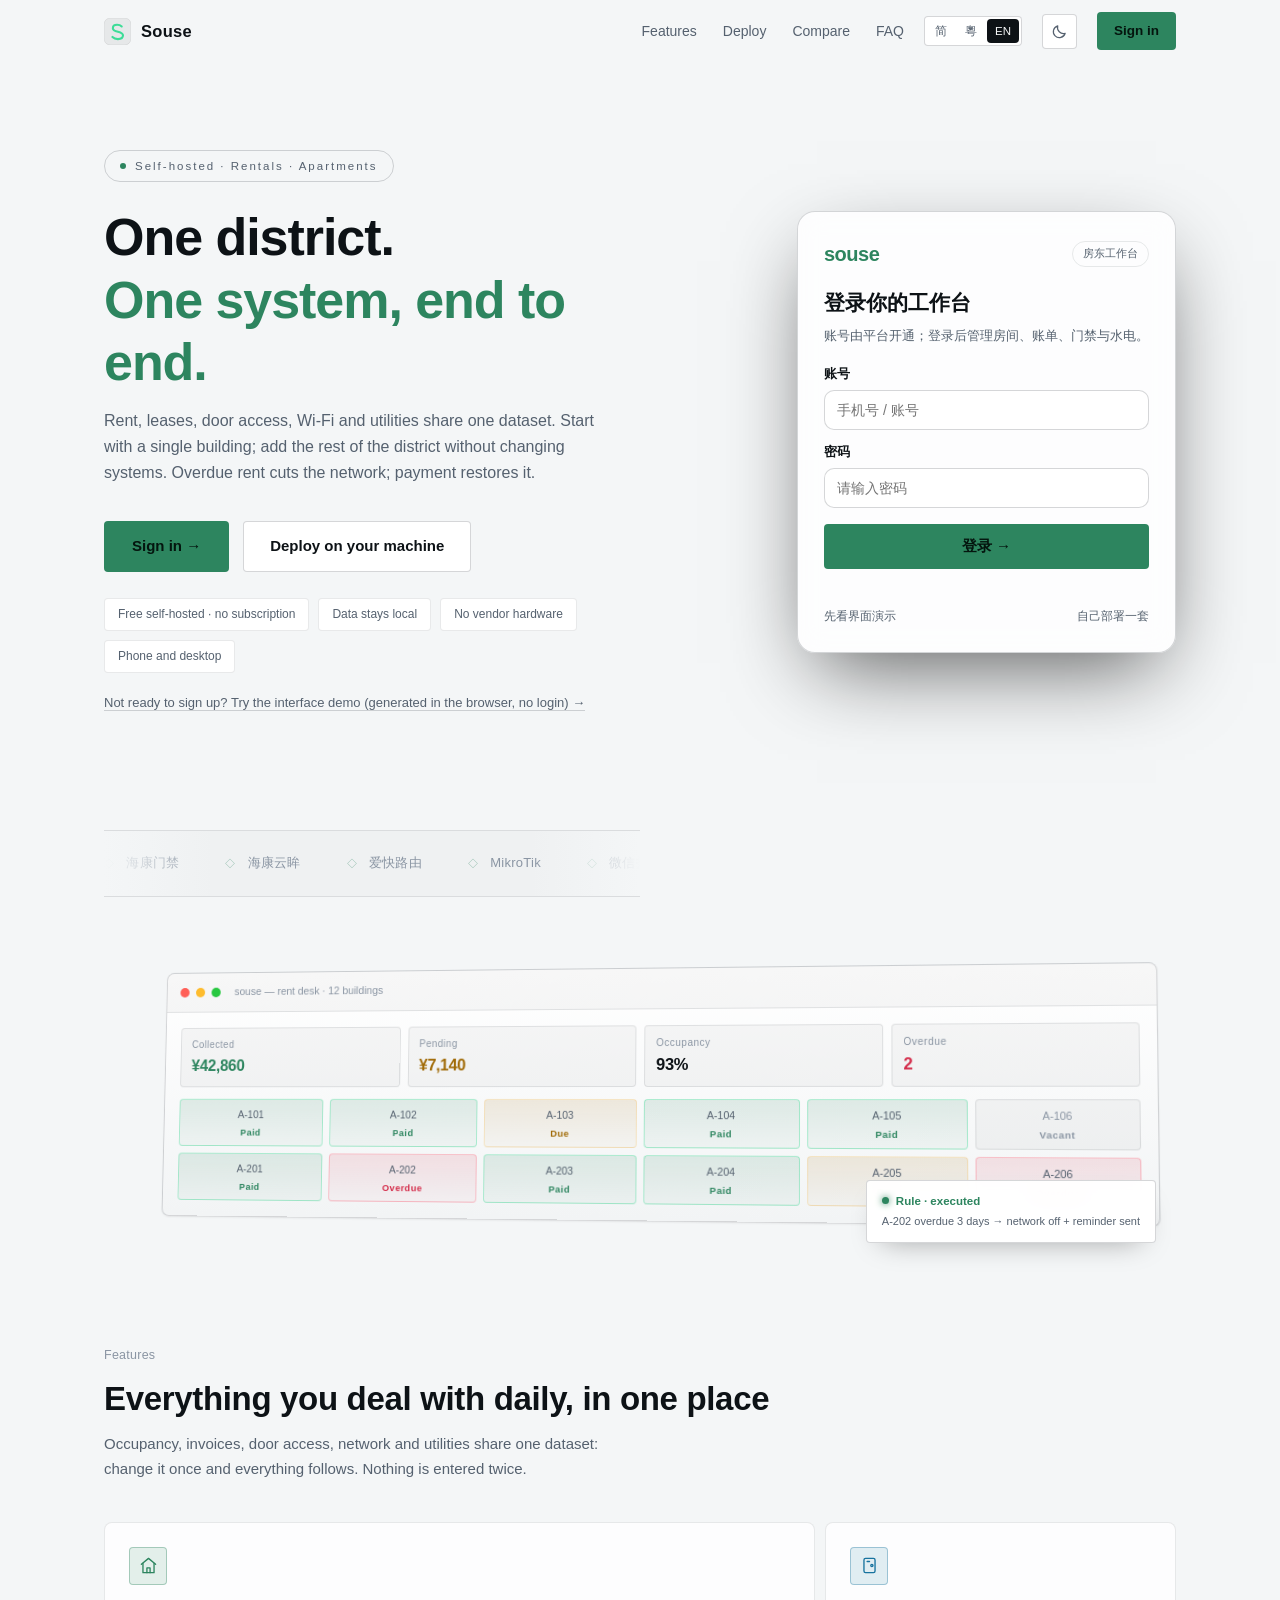
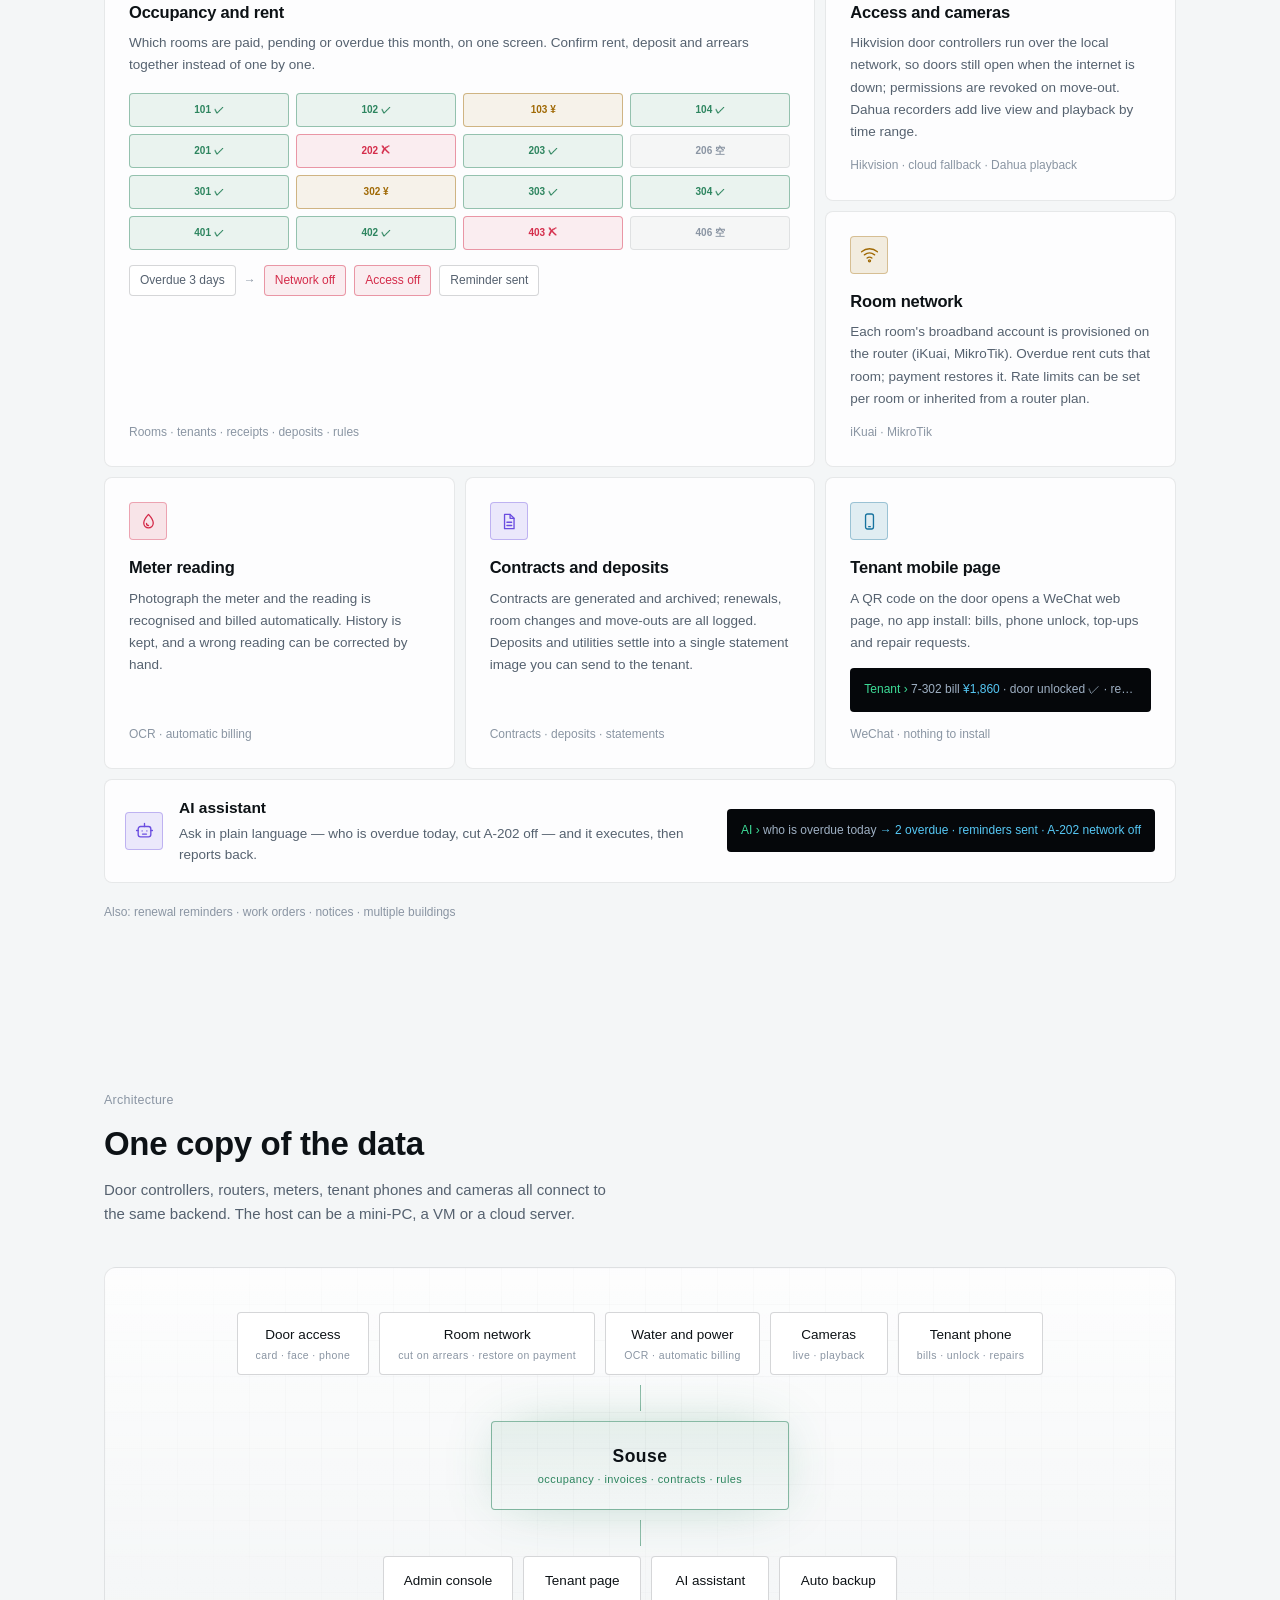
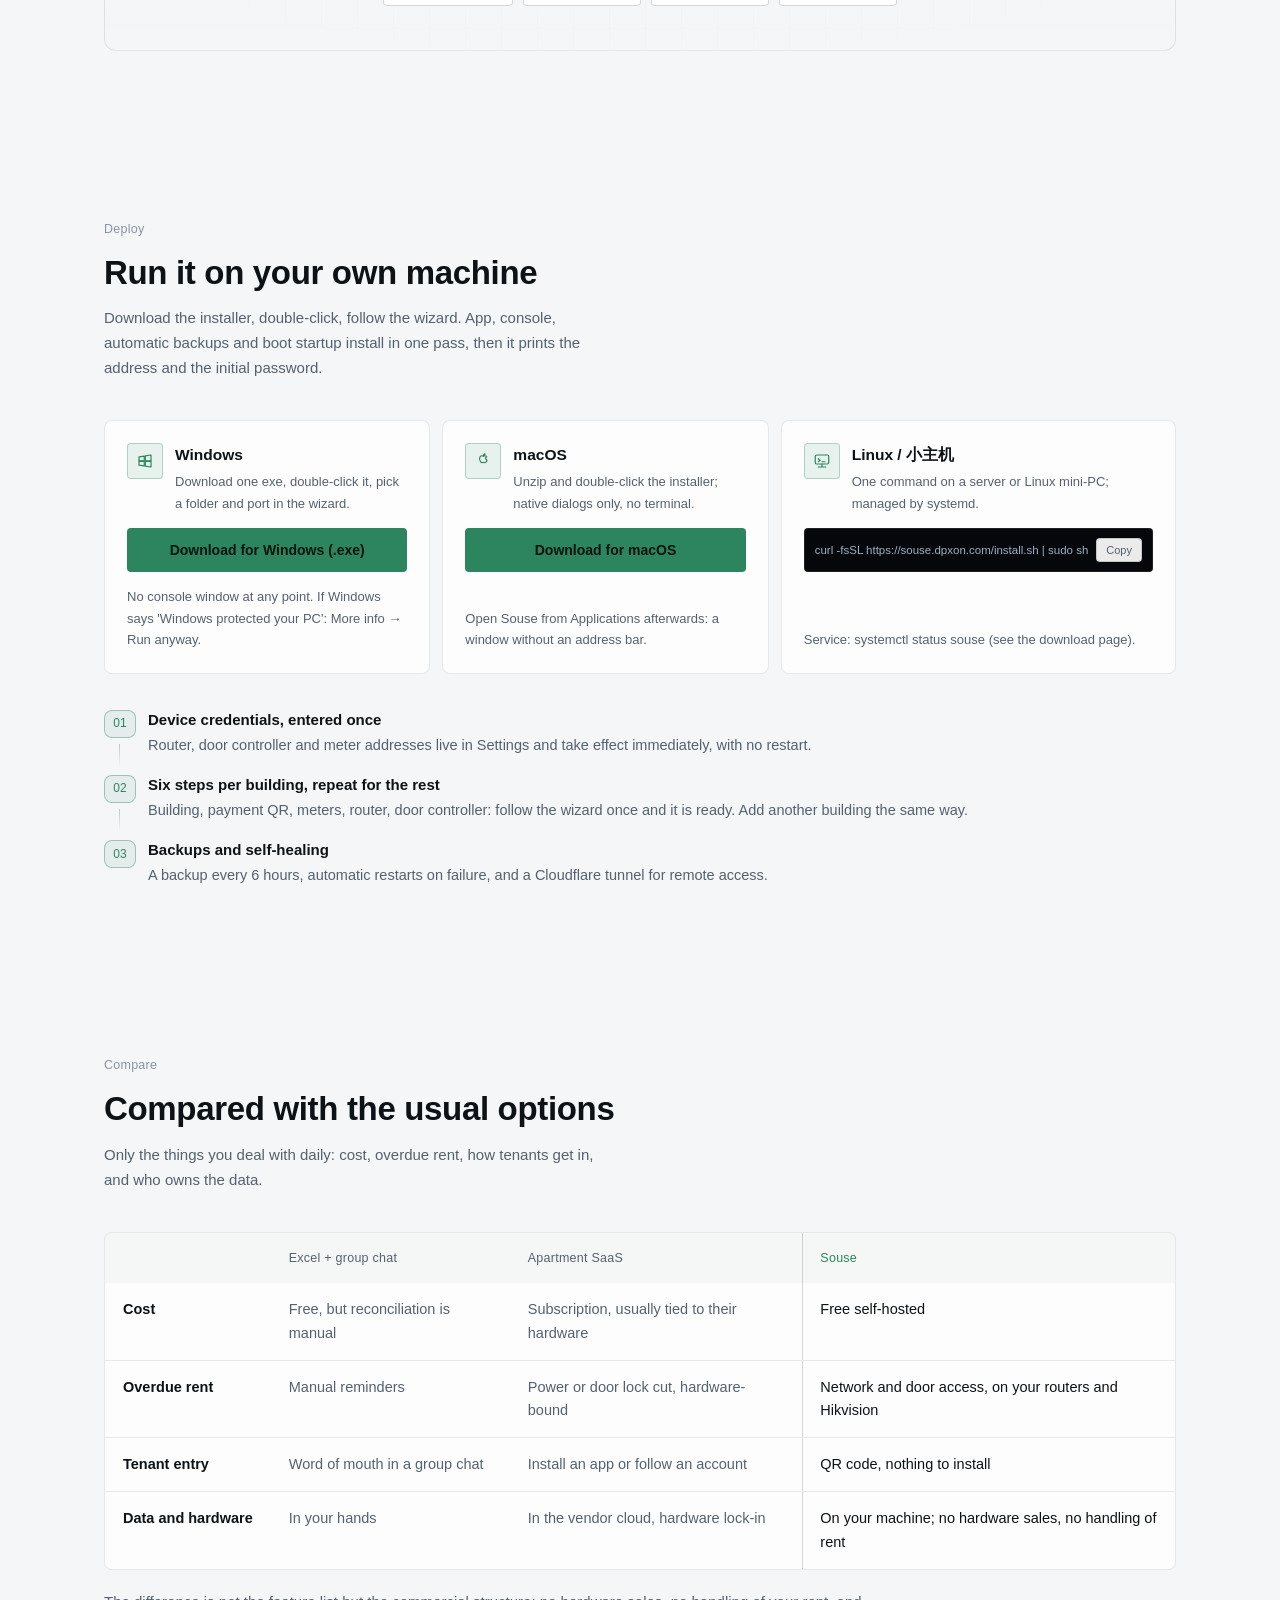
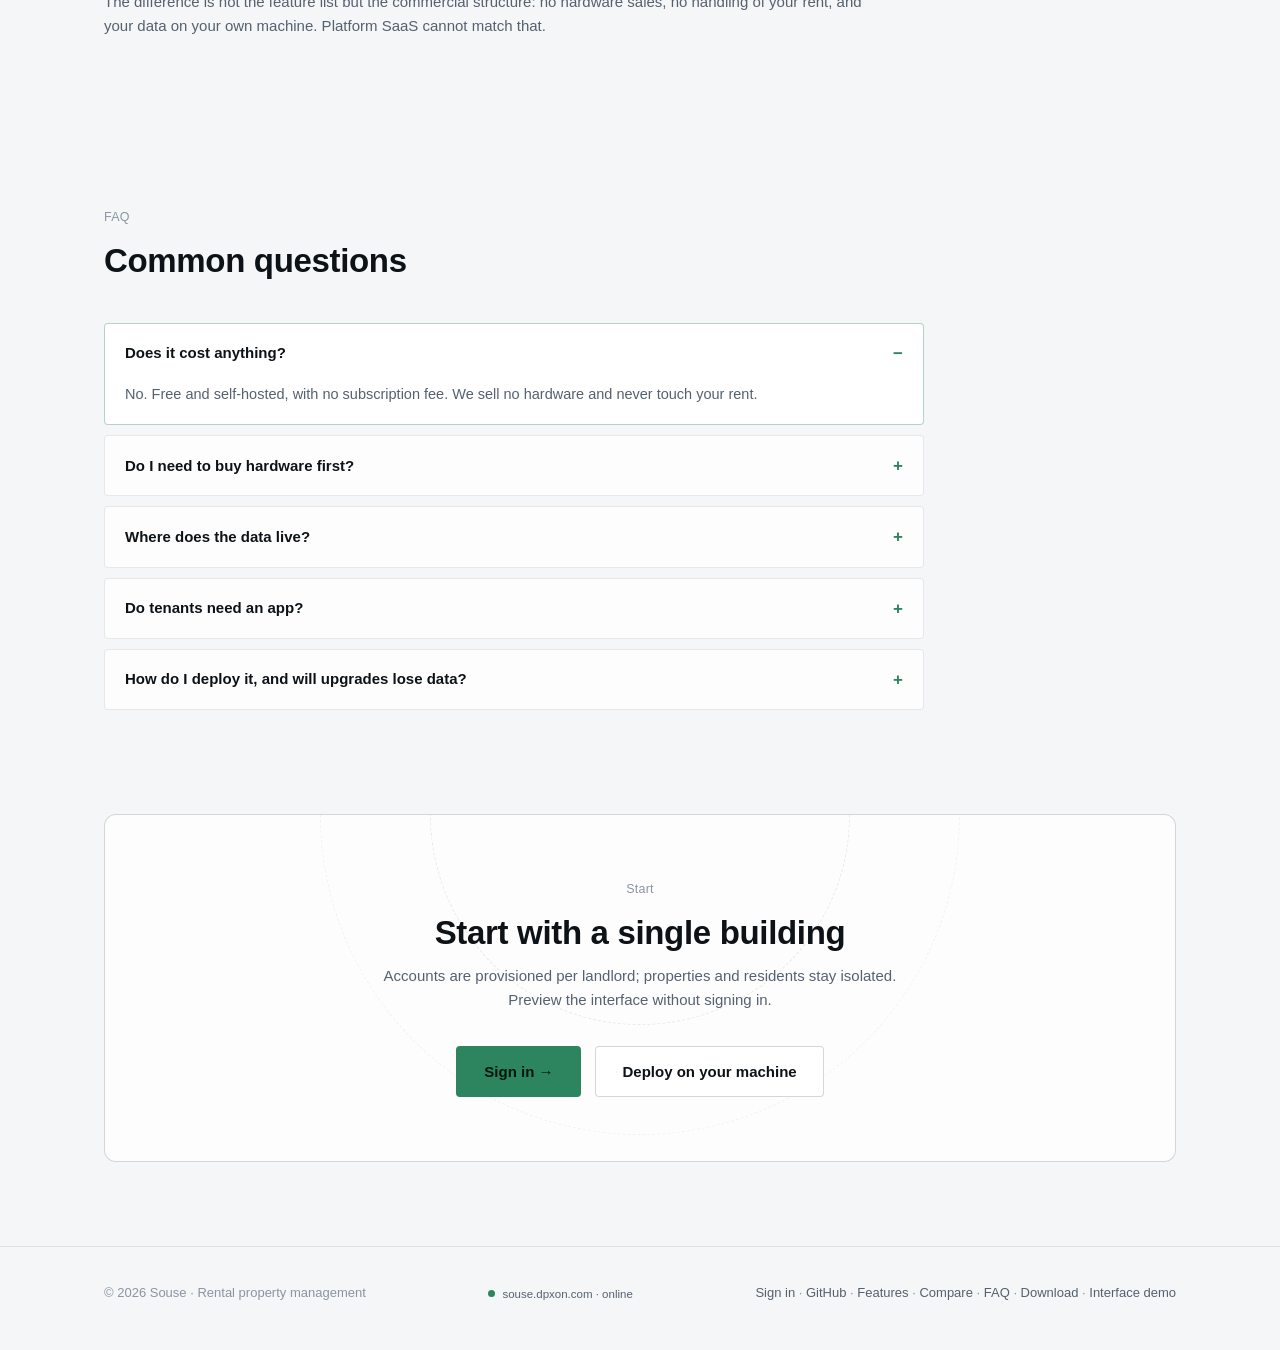
<file: index.html>
<!DOCTYPE html>
<html lang="zh-CN" data-lang="zh-Hans">
<head>
<meta charset="UTF-8">
<meta name="viewport" content="width=device-width, initial-scale=1.0">
<meta name="theme-color" content="#060809">
<title>Souse · 出租屋管理系统</title>
<meta name="description" content="Souse 管出租屋与公寓：收租催缴、电子合同、门禁网络、水电抄表、住户手机页。免费自托管，部署在你自己的机器上。">
<link rel="canonical" href="https://souse.dpxon.com/">
<meta property="og:title" content="Souse · 出租屋管理系统">
<meta property="og:description" content="租金、合同、门禁、网络、水电共用一份数据。免费自托管。">
<meta property="og:type" content="website">
<meta property="og:url" content="https://souse.dpxon.com/">
<meta property="og:image" content="https://souse.dpxon.com/og-image.png">
<meta property="og:image:width" content="1200">
<meta property="og:image:height" content="630">
<meta property="og:image:alt" content="Souse · 出租屋管理系统">
<meta property="og:site_name" content="Souse">
<meta property="og:locale" content="zh_CN">
<meta name="twitter:card" content="summary_large_image">
<meta name="twitter:title" content="Souse · 出租屋管理系统">
<meta name="twitter:description" content="租金、合同、门禁、网络、水电共用一份数据。免费自托管。">
<meta name="twitter:image" content="https://souse.dpxon.com/og-image.png">
<link rel="icon" href="data:image/svg+xml,%3Csvg xmlns='http://www.w3.org/2000/svg' viewBox='0 0 64 64'%3E%3Crect width='64' height='64' rx='14' fill='%230a0e13'/%3E%3Cpath d='M42 20c-3-3-7-4-11-4-6 0-10 3-10 8 0 11 24 6 24 17 0 6-5 9-12 9-5 0-10-2-13-5' fill='none' stroke='%233DDC97' stroke-width='5' stroke-linecap='round'/%3E%3C/svg%3E">
<script>
/* 主题预置：localStorage 优先，否则跟随系统；防闪烁 */
(function(){try{var t=localStorage.getItem('souse-theme');
if(t!=='dark'&&t!=='light')t=matchMedia('(prefers-color-scheme: light)').matches?'light':'dark';
document.documentElement.dataset.theme=t;
document.querySelector('meta[name=theme-color]').setAttribute('content',t==='light'?'#f4f6f7':'#060809');}
catch(e){document.documentElement.dataset.theme='dark';}})();
</script>
<link rel="stylesheet" href="site-assets/site.css">
<script src="site-assets/i18n.js"></script>
<script type="application/ld+json">
{"@context":"https://schema.org","@type":"SoftwareApplication","name":"Souse","alternateName":"souse","url":"https://souse.dpxon.com/","image":"https://souse.dpxon.com/og-image.png","description":"Souse 管出租屋和公寓：收租催缴、电子合同、门禁网络、水电抄表、住户手机页，免费自托管，装在自己的电脑、小主机或云服务器上。","applicationCategory":"BusinessApplication","operatingSystem":"Linux (systemd) / 自托管"}
</script>
<!-- Cloudflare Web Analytics（beacon token 打进页面即公开，无账号权限） -->
<script defer src='https://static.cloudflareinsights.com/beacon.min.js' data-cf-beacon='{"token": "2bf4dabbbd7b4ee7a472ecc2f8daf3a2"}'></script>
</head>
<body>

<nav id="nav">
  <div class="wrap nav-in">
    <a class="logo" href="index.html">
      <svg viewBox="0 0 64 64"><rect width="64" height="64" rx="15" fill="currentColor" opacity=".06"/><rect width="64" height="64" rx="15" fill="none" stroke="rgba(128,128,128,.35)"/><path d="M42 20c-3-3-7-4-11-4-6 0-10 3-10 8 0 11 24 6 24 17 0 6-5 9-12 9-5 0-10-2-13-5" fill="none" stroke="#3DDC97" stroke-width="5" stroke-linecap="round"/></svg>
      Souse
    </a>
    <div class="nav-r">
      <div class="nav-links">
        <a href="#features" data-i18n="nav.features">能力</a>
        <a href="#start" data-i18n="nav.deploy">部署</a>
        <a href="#compare" data-i18n="nav.compare">对比</a>
        <a href="#faq" data-i18n="nav.faq">常见问题</a>
        <a class="only-m" href="/login" data-i18n="nav.try">登录</a>
      </div>
      <div class="lang" role="group" aria-label="Language">
        <button data-lang="zh-Hans" class="on" title="简体中文">简</button>
        <button data-lang="yue" title="廣東話">粵</button>
        <button data-lang="en" title="English">EN</button>
      </div>
      <button class="tt" id="tt" title="切换 黑 / 白 主题" aria-label="切换黑白主题" aria-pressed="false">
        <svg class="i-sun" viewBox="0 0 24 24"><circle cx="12" cy="12" r="4"/><path d="M12 2.5v2.5M12 19v2.5M2.5 12H5M19 12h2.5M5 5l1.8 1.8M17.2 17.2 19 19M19 5l-1.8 1.8M6.8 17.2 5 19"/></svg>
        <svg class="i-moon" viewBox="0 0 24 24"><path d="M20 14.5A8.5 8.5 0 0 1 9.5 4 8.5 8.5 0 1 0 20 14.5Z"/></svg>
      </button>
      <a class="btn btn-p btn-s" href="/login" data-i18n="nav.try">登录</a>
      <button class="tt mm" id="mm" title="菜单" aria-label="打开菜单" aria-expanded="false">
        <svg viewBox="0 0 24 24"><path d="M4 7h16M4 12h16M4 17h16"/></svg>
      </button>
    </div>
  </div>
</nav>

<!-- ═══════════ HERO ═══════════ -->
<header class="hero">
  <div class="glow g1"></div><div class="glow g2"></div><div class="glow g3"></div>
  <div class="wrap hero-grid">
    <div>
      <span class="kicker rv"><span class="dot"></span><span data-i18n="hero.kicker">自托管 · 出租屋 / 公寓 / 民宿</span></span>
      <h1 class="rv" data-i18n-html="hero.h1">一个片区，一套系统。<br><span class="grad">从签约管到退租。</span></h1>
      <p class="hero-sub rv" data-i18n="hero.sub">租金、合同、门禁、网络、水电共用一份数据。先从一栋楼开始，加到整个片区也不用换系统。欠费自动断网，缴费自动恢复。</p>
      <div class="cta rv">
        <a class="btn btn-p" href="/login" data-i18n="hero.cta1">登录 →</a>
        <a class="btn btn-g" href="#start" data-i18n="hero.cta2">部署到自己的机器</a>
      </div>
      <div class="hero-meta rv">
        <span class="meta" data-i18n="hero.m1">免费自托管 · 无订阅费</span>
        <span class="meta" data-i18n="hero.m2">数据留在本地</span>
        <span class="meta" data-i18n="hero.m3">无硬件绑定</span>
        <span class="meta" data-i18n="hero.m4">手机与电脑都能用</span>
      </div>
      <p class="hero-note rv"><a href="playground.html" data-i18n="hero.note">不想注册？先看界面演示（浏览器内模拟，无需登录）→</a></p>
    </div>

    <!-- 登录卡片（右侧） -->
    <div class="login-card rv" id="login">
      <div class="lc-head">
        <span class="lc-logo">souse</span>
        <span class="lc-badge" data-i18n="login.badge">房东工作台</span>
      </div>
      <h3 data-i18n="login.title">登录你的工作台</h3>
      <p class="lc-sub" data-i18n="login.sub">账号由平台开通；登录后管理房间、账单、门禁与水电。</p>
      <form id="loginForm" autocomplete="on">
        <label class="lc-field"><span data-i18n="login.user">账号</span>
          <input name="username" type="text" placeholder="手机号 / 账号" required />
        </label>
        <label class="lc-field"><span data-i18n="login.pass">密码</span>
          <input name="password" type="password" placeholder="请输入密码" required />
        </label>
        <button class="btn btn-p lc-btn" type="submit" data-i18n="login.btn">登录 →</button>
        <p class="lc-err" id="loginErr" role="alert"></p>
      </form>
      <div class="lc-foot">
        <a href="playground.html" data-i18n="login.demo">先看界面演示</a>
        <a href="#start" data-i18n="login.self">自己部署一套</a>
      </div>
    </div>
  <!-- 集成跑马灯 -->
  <div class="trust">
    <div class="marquee">
      <div class="mq-set"><span>海康门禁</span><span>海康云眸</span><span>爱快路由</span><span>MikroTik</span><span>微信扫码</span><span>大华录像</span><span>云沐水电表</span><span>AI 管家</span></div>
      <div class="mq-set" aria-hidden="true"><span>海康门禁</span><span>海康云眸</span><span>爱快路由</span><span>MikroTik</span><span>微信扫码</span><span>大华录像</span><span>云沐水电表</span><span>AI 管家</span></div>
    </div>
  </div>
</header>

<!-- ═══════════ 产品界面 ═══════════ -->
<section class="showcase" id="showcase">
  <div class="wrap">
    <div class="shot rv">
      <div class="shot-win">
        <div class="win-bar"><i></i><i></i><i></i><span data-i18n="hero.win">souse — 收租工作台 · 片区 12 栋</span></div>
        <div class="win-body">
          <div class="stat-row">
            <div class="stat"><div class="l" data-i18n="hero.s1">本月已收</div><div class="v g">¥42,860</div></div>
            <div class="stat"><div class="l" data-i18n="hero.s2">待收</div><div class="v a">¥7,140</div></div>
            <div class="stat"><div class="l" data-i18n="hero.s3">入住率</div><div class="v">93%</div></div>
            <div class="stat"><div class="l" data-i18n="hero.s4">逾期</div><div class="v r">2</div></div>
          </div>
          <div class="room-grid">
            <div class="room ok"><div class="no">A-101</div><div class="st" data-i18n="hero.ok">已收</div></div>
            <div class="room ok"><div class="no">A-102</div><div class="st" data-i18n="hero.ok">已收</div></div>
            <div class="room due"><div class="no">A-103</div><div class="st" data-i18n="hero.due">待收</div></div>
            <div class="room ok"><div class="no">A-104</div><div class="st" data-i18n="hero.ok">已收</div></div>
            <div class="room ok"><div class="no">A-105</div><div class="st" data-i18n="hero.ok">已收</div></div>
            <div class="room free"><div class="no">A-106</div><div class="st" data-i18n="hero.free">空置</div></div>
            <div class="room ok"><div class="no">A-201</div><div class="st" data-i18n="hero.ok">已收</div></div>
            <div class="room bad"><div class="no">A-202</div><div class="st" data-i18n="hero.bad">逾期</div></div>
            <div class="room ok"><div class="no">A-203</div><div class="st" data-i18n="hero.ok">已收</div></div>
            <div class="room ok"><div class="no">A-204</div><div class="st" data-i18n="hero.ok">已收</div></div>
            <div class="room due"><div class="no">A-205</div><div class="st" data-i18n="hero.due">待收</div></div>
            <div class="room bad"><div class="no">A-206</div><div class="st" data-i18n="hero.bad">逾期</div></div>
          </div>
        </div>
      </div>
      <div class="float-card">
        <div class="t"><i></i><span data-i18n="hero.auto.t">自动规则 · 已执行</span></div>
        <div class="m" data-i18n="hero.auto.m">A-202 逾期 3 天 → 断网 + 催缴已发</div>
      </div>
    </div>
  </div>

  </div>
</section>

<!-- ═══════════ 能力 ═══════════ -->
<section id="features">
  <div class="wrap">
    <div class="sec-h rv">
      <div class="sec-k" data-i18n="feat.k">能力</div>
      <h2 data-i18n="feat.h2">每天要处理的事，都在这里</h2>
      <p class="sec-d" data-i18n="feat.d">房态、账单、门禁、网络、水电共用同一份数据：改一处，其余同步，不重复录入。</p>
    </div>

    <div class="bento b3">
      <!-- 房态与收租 -->
      <div class="cell c-hero3 rv">
        <div class="ic"><svg viewBox="0 0 24 24"><path d="M3 10.5 12 3l9 7.5"/><path d="M5 9.5V21h14V9.5"/><path d="M10 21v-6h4v6"/></svg></div>
        <h3 data-i18n="f.rent.t">房态与收租</h3>
        <p data-i18n="f.rent.p">这个月哪间已收、哪间待收、哪间逾期，打开就是一屏。收租、押金、旧账一次确认，不必逐条点。</p>
        <div class="mini-rooms">
          <i class="ok">101 ✓</i><i class="ok">102 ✓</i><i class="due">103 ¥</i><i class="ok">104 ✓</i>
          <i class="ok">201 ✓</i><i class="bad">202 ✗</i><i class="ok">203 ✓</i><i>206 空</i>
          <i class="ok">301 ✓</i><i class="due">302 ¥</i><i class="ok">303 ✓</i><i class="ok">304 ✓</i>
          <i class="ok">401 ✓</i><i class="ok">402 ✓</i><i class="bad">403 ✗</i><i>406 空</i>
        </div>
        <div class="flow">
          <span class="chip" data-i18n="f.flow1">逾期 3 天</span><span class="ar">→</span>
          <span class="chip hot" data-i18n="f.flow2">断网</span>
          <span class="chip hot" data-i18n="f.flow3">断门禁</span>
          <span class="chip" data-i18n="f.flow4">催缴通知</span>
        </div>
        <div class="tag" data-i18n="f.rent.tag">房间 · 租客 · 收据 · 押金 · 自动规则</div>
      </div>

      <!-- 门禁与监控 -->
      <div class="cell c-d rv">
        <div class="ic"><svg viewBox="0 0 24 24"><rect x="5" y="3" width="14" height="18" rx="2"/><circle cx="15" cy="12" r="1.4"/><path d="M9 7h3"/></svg></div>
        <h3 data-i18n="f.access.t">门禁与监控</h3>
        <p data-i18n="f.access.p">对接海康门禁，开门走本地网络，外网断开也能开；退租即收回权限。接入大华录像机后，门口画面随时看，可按时间段回放。</p>
        <div class="tag" data-i18n="f.access.tag">海康门禁 · 云眸备用 · 大华回放</div>
      </div>

      <!-- 房间网络 -->
      <div class="cell c-b rv">
        <div class="ic"><svg viewBox="0 0 24 24"><path d="M2 8.5c6-5 14-5 20 0"/><path d="M5.5 12.5c4-3.2 9-3.2 13 0"/><path d="M9 16.5c2-1.6 4-1.6 6 0"/><circle cx="12" cy="20" r="1.3"/></svg></div>
        <h3 data-i18n="f.net.t">房间网络</h3>
        <p data-i18n="f.net.p">每间房的宽带账号自动写入路由（爱快、MikroTik）。欠费断网、缴费恢复；可按房间限速，或套用路由里的套餐。</p>
        <div class="tag" data-i18n="f.net.tag">爱快 · MikroTik</div>
      </div>

      <!-- 水电抄表 -->
      <div class="cell c-c rv">
        <div class="ic"><svg viewBox="0 0 24 24"><path d="M12 3s6 6.5 6 11a6 6 0 0 1-12 0c0-4.5 6-11 6-11Z"/><path d="M9.5 14.5a2.5 2.5 0 0 0 2.5 2.5"/></svg></div>
        <h3 data-i18n="f.meter.t">水电抄表</h3>
        <p data-i18n="f.meter.p">拍一张表的照片，读数自动识别并进账单；历史读数可查，识别有误可人工补抄。</p>
        <div class="tag" data-i18n="f.meter.tag">拍照识别 · 自动算费</div>
      </div>

      <!-- 合同与押金 -->
      <div class="cell c-a rv">
        <div class="ic"><svg viewBox="0 0 24 24"><path d="M7 3h7l5 5v13H7Z"/><path d="M14 3v5h5"/><path d="M10 13h6M10 17h6"/></svg></div>
        <h3 data-i18n="f.contract.t">合同与押金</h3>
        <p data-i18n="f.contract.p">合同生成、归档，续租、换房、退租全程留痕。退租时押金与水电一并结算，结算单生成一张图，直接发给住户。</p>
        <div class="tag" data-i18n="f.contract.tag">电子合同 · 押金 · 结算单</div>
      </div>

      <!-- 住户手机页 -->
      <div class="cell c-ten rv">
        <div class="ic"><svg viewBox="0 0 24 24"><rect x="7" y="2.5" width="10" height="19" rx="2.5"/><path d="M11 18.5h2"/></svg></div>
        <h3 data-i18n="f.tenant.t">住户手机页</h3>
        <p data-i18n="f.tenant.p">房间贴一张二维码，微信扫码即用，不装 App：查账单、手机开门、充值、报修。</p>
        <div class="tline" data-i18n-html="f.tenant.line"><span class="p">住户 ›</span> 7-302 本月账单 <span class="u">¥1,860</span> · 手机开门 ✓ · 报修 #128 处理中</div>
        <div class="tag" data-i18n="f.tenant.tag">微信扫码 · 免安装</div>
      </div>
    </div>

    <!-- AI 管家：一句话，不再单独占一张功能卡 -->
    <div class="ai rv">
      <div class="ic"><svg viewBox="0 0 24 24"><rect x="4" y="7" width="16" height="13" rx="3"/><path d="M12 3v4M9 12.5h.01M15 12.5h.01M9.5 16.5h5"/><path d="M2 12h2M20 12h2"/></svg></div>
      <div class="txt">
        <h3 data-i18n="f.ai.t">AI 管家</h3>
        <p data-i18n="f.ai.p">一句话查欠费、下指令，例如「今天谁欠费」「把 A-202 断网」，执行结果直接返回。</p>
      </div>
      <div class="tline" data-i18n-html="f.ai.line"><span class="p">AI 管家 ›</span> 今天谁欠费 <span class="u">→ 2 间逾期 · 催缴已发送 · 已断 A-202 网络</span></div>
    </div>

    <div class="more-line rv" data-i18n="feat.more">另有：续租提醒 · 工单流转 · 服务公告 · 多楼栋</div>
  </div>
</section>

<!-- ═══════════ 结构 ═══════════ -->
<section id="arch">
  <div class="wrap">
    <div class="sec-h rv">
      <div class="sec-k" data-i18n="arch.k">结构</div>
      <h2 data-i18n="arch.h2">数据只有一份</h2>
      <p class="sec-d" data-i18n="arch.d">门禁、路由、水电表、住户手机与监控都接在同一个后台。主机可以是一台小主机、虚拟机或云服务器。</p>
    </div>
    <div class="arch rv">
      <div class="layer">
        <div class="node"><span data-i18n="arch.n1">门口门禁</span><small data-i18n="arch.n1s">刷卡 · 人脸 · 手机开门</small></div>
        <div class="node"><span data-i18n="arch.n2">房间网络</span><small data-i18n="arch.n2s">欠费断网 · 缴费恢复</small></div>
        <div class="node"><span data-i18n="arch.n3">水表电表</span><small data-i18n="arch.n3s">拍照识别 · 自动算费</small></div>
        <div class="node"><span data-i18n="arch.n4">监控画面</span><small data-i18n="arch.n4s">随时看 · 能回放</small></div>
        <div class="node"><span data-i18n="arch.n5">住户手机</span><small data-i18n="arch.n5s">查账 · 开门 · 报修</small></div>
      </div>
      <div class="conn"></div>
      <div class="layer">
        <div class="node core"><b data-i18n="arch.core.t">Souse 系统</b><small data-i18n="arch.core.s">房态 · 账单 · 合同 · 自动规则</small></div>
      </div>
      <div class="conn"></div>
      <div class="layer">
        <div class="node flat" data-i18n="arch.o1">管理后台</div>
        <div class="node flat" data-i18n="arch.o2">住户手机页</div>
        <div class="node flat" data-i18n="arch.o3">AI 管家</div>
        <div class="node flat" data-i18n="arch.o4">自动备份</div>
      </div>
    </div>
  </div>
</section>

<!-- ═══════════ 部署 ═══════════ -->
<section id="start">
  <div class="wrap">
    <div class="sec-h rv">
      <div class="sec-k" data-i18n="dep.k">部署</div>
      <h2 data-i18n="dep.h2">装在自己的机器上</h2>
      <p class="sec-d" data-i18n="dep.d">下载安装包，双击，跟着向导走。程序、管理台、自动备份与开机自启一次装好，装完直接给出地址和初始密码。</p>
    </div>

    <div class="os">
      <div class="os-card rv">
        <div class="os-head">
          <span class="os-ic"><svg viewBox="0 0 24 24"><path d="M4 6.4l7-1v6.2l-7 .1V6.4Z"/><path d="M12.4 5.2L20 4v7.6l-7.6.1V5.2Z"/><path d="M4 12.6l7-.1v6.1l-7-1v-5Z"/><path d="M12.4 12.6l7.6-.1V20l-7.6-1.2v-6.2Z"/></svg></span>
          <div>
            <h3 data-i18n="dep.win.t">Windows</h3>
            <p data-i18n="dep.win.d">下载后解压，双击「双击安装.cmd」，在向导里选目录和端口。</p>
          </div>
        </div>
        <a class="btn btn-p" href="https://github.com/fuweineng/souse/releases/download/v1.0.3/SouseSetup.exe" download data-i18n="dep.win.btn">下载 Windows 安装器</a>
        <p class="os-note" data-i18n="dep.win.n">首次运行若提示「已保护你的电脑」：更多信息 → 仍要运行。</p>
      </div>

      <div class="os-card rv">
        <div class="os-head">
          <span class="os-ic"><svg viewBox="0 0 24 24"><path d="M15.6 8.6c0-1.5 1.2-2.3 1.3-2.4-.7-1-1.8-1.2-2.2-1.2-.9-.1-1.7.5-2.2.5-.5 0-1.2-.5-2-.5-1 0-2 .6-2.6 1.6-1.1 1.9-.3 4.7.8 6.2.5.7 1.1 1.5 1.9 1.5.8 0 1.1-.5 2-.5.9 0 1.2.5 2 .5.8 0 1.4-.8 1.9-1.5.4-.6.7-1.2.9-1.8-1.9-.7-1.8-3.1-1.8-3.4Z"/><path d="M14.2 4.3c.4-.5.6-1.1.5-1.8-.6 0-1.3.4-1.7.9-.4.4-.7 1.1-.6 1.7.7.1 1.4-.3 1.8-.8Z"/></svg></span>
          <div>
            <h3 data-i18n="dep.mac.t">macOS</h3>
            <p data-i18n="dep.mac.d">下载后解压，按住 Control 点「Souse 安装器.command」→ 打开。</p>
          </div>
        </div>
        <a class="btn btn-p" href="https://github.com/fuweineng/souse/releases/download/v1.0.3/souse-setup-mac.zip" download data-i18n="dep.mac.btn">下载 macOS 安装包</a>
        <p class="os-note" data-i18n="dep.mac.n">装到 ~/Library/Application Support/souse，不需要 Apple 开发者签名。</p>
      </div>

      <div class="os-card rv">
        <div class="os-head">
          <span class="os-ic"><svg viewBox="0 0 24 24"><rect x="3" y="4" width="18" height="12" rx="2"/><path d="M7 20h10M12 16v4"/><path d="M7 9l2.5 2L7 13"/><path d="M12 13h4"/></svg></span>
          <div>
            <h3 data-i18n="dep.lin.t">Linux / 小主机</h3>
            <p data-i18n="dep.lin.d">服务器或 Linux 小主机用一条命令装好，由 systemd 托管。</p>
          </div>
        </div>
        <div class="cmd-box">
          <code id="installCmd">curl -fsSL https://souse.dpxon.com/install.sh | sudo sh</code>
          <button class="copy-btn" data-copy="#installCmd" data-i18n="dep.lin.copy">复制</button>
        </div>
        <p class="os-note" data-i18n="dep.lin.n">服务：systemctl status souse（详见下载页）。</p>
      </div>
    </div>

    <ol class="why rv" style="margin-top:34px">
      <li><b data-i18n="dep.w1t">设备账号只填一次</b><span data-i18n="dep.w1p">路由、门禁、水表的地址与账号都在「系统设置」里，改完立即生效，无需重启。</span></li>
      <li><b data-i18n="dep.w2t">6 步向导配齐一栋楼</b><span data-i18n="dep.w2p">楼栋、收款码、水电表、路由、门禁，按向导走完即可用。</span></li>
      <li><b data-i18n="dep.w3t">自动备份与自启</b><span data-i18n="dep.w3p">每 6 小时备份一份，进程异常自动重启；外网访问走一条 Cloudflare 隧道。</span></li>
    </ol>
  </div>
</section>

<!-- ═══════════ 对比 ═══════════ -->
<section id="compare">
  <div class="wrap">
    <div class="sec-h rv">
      <div class="sec-k" data-i18n="cmp.k">对比</div>
      <h2 data-i18n="cmp.h2">与常见做法比</h2>
      <p class="sec-d" data-i18n="cmp.d">只比每天都会碰到的事：费用、欠费处理、住户入口、数据归属。</p>
    </div>
    <div class="cmp rv">
      <table>
        <thead>
          <tr><th></th><th data-i18n="cmp.c1">Excel + 微信群</th><th data-i18n="cmp.c2">公寓 SaaS</th><th data-i18n="cmp.c3">Souse</th></tr>
        </thead>
        <tbody>
          <tr><th data-i18n="cmp.r1">费用</th><td data-i18n="cmp.r1c1">免费，但对账靠人</td><td data-i18n="cmp.r1c2">订阅费，多数绑自家硬件</td><td data-i18n="cmp.r1c3">免费自托管</td></tr>
          <tr><th data-i18n="cmp.r2">欠费处理</th><td data-i18n="cmp.r2c1">人工催缴</td><td data-i18n="cmp.r2c2">断电或锁门（绑硬件）</td><td data-i18n="cmp.r2c3">断网与门禁，用现有路由 + 海康</td></tr>
          <tr><th data-i18n="cmp.r3">住户入口</th><td data-i18n="cmp.r3c1">群里口头通知</td><td data-i18n="cmp.r3c2">装 App 或关注公众号</td><td data-i18n="cmp.r3c3">房间二维码，零安装</td></tr>
          <tr><th data-i18n="cmp.r4">数据与硬件</th><td data-i18n="cmp.r4c1">在自己手里</td><td data-i18n="cmp.r4c2">数据在平台云，硬件绑定</td><td data-i18n="cmp.r4c3">数据在自己的机器上，不卖硬件、不经手租金</td></tr>
        </tbody>
      </table>
    </div>
    <p class="sec-d rv" style="margin-top:20px;max-width:760px" data-i18n="cmp.close">差别不在功能条数，而在商业结构：不卖硬件、不经手租金、数据留在你的机器上——这三条，平台型 SaaS 无法跟进。</p>
  </div>
</section>

<!-- ═══════════ 常见问题 ═══════════ -->
<section id="faq">
  <div class="wrap">
    <div class="sec-h rv">
      <div class="sec-k" data-i18n="faq.k">问题</div>
      <h2 data-i18n="faq.h2">常见问题</h2>
    </div>
    <div class="faq rv">
      <details open>
        <summary data-i18n="faq.q1">收费吗？</summary>
        <p data-i18n="faq.a1">不收。免费自托管，装在自己的机器上，没有订阅费；不卖硬件，也不经手租金。</p>
      </details>
      <details>
        <summary data-i18n="faq.q2">需要先买硬件吗？</summary>
        <p data-i18n="faq.a2">不需要。已有设备能接就接：爱快、MikroTik 路由，海康门禁，大华录像机，水电表。没有门禁也能用：收租、账单、合同、押金、住户手机页一个不少。</p>
      </details>
      <details>
        <summary data-i18n="faq.q3">数据放在哪里？</summary>
        <p data-i18n="faq.a3">在你自己的机器上：家里的小主机、虚拟机或云服务器。系统每 6 小时自动备份一份，平台拿不到你的数据。</p>
      </details>
      <details>
        <summary data-i18n="faq.q4">住户需要装 App 吗？</summary>
        <p data-i18n="faq.a4">不需要。房间贴一张二维码，微信扫码进入网页版，查账单、开门、充值、报修都在里面。</p>
      </details>
      <details>
        <summary data-i18n="faq.q5">怎么部署？升级会丢数据吗？</summary>
        <p data-i18n-html="faq.a5">Linux 一条命令（<code>install.sh</code>），需要 systemd；小主机、虚拟机、云服务器都行。升级只更换程序版本，数据留在原处，另有每 6 小时的备份兜底。</p>
      </details>
    </div>
  </div>
</section>

<!-- ═══════════ 尾部 CTA ═══════════ -->
<section style="padding-top:20px">
  <div class="wrap">
    <div class="cta-card rv">
      <div class="cta-ghost"></div><div class="cta-ghost two"></div>
      <div class="sec-k" style="position:relative" data-i18n="cta.k">开始</div>
      <h2 style="position:relative" data-i18n="cta.h2">先从一栋楼试</h2>
      <p style="position:relative" data-i18n-html="cta.p">账号按房东开通，房源与住户数据各自隔离。想先看效果可以不登录，直接看界面演示。</p>
      <div class="cta" style="position:relative">
        <a class="btn btn-p" href="/login" data-i18n="cta.b1">登录 →</a>
        <a class="btn btn-g" href="#start" data-i18n="cta.b2">部署到自己机器</a>
      </div>
    </div>
  </div>
</section>

<footer>
  <div class="wrap foot-in">
    <div data-i18n="foot.copy">© 2026 Souse · 出租屋管理系统</div>
    <div class="status"><i></i><span data-i18n="foot.status">souse.dpxon.com · 持续在线</span></div>
    <div>
      <a href="/login" data-i18n="foot.try">登录</a> ·
      <a href="https://github.com/fuweineng/souse" target="_blank" rel="noopener" data-i18n="foot.github">GitHub</a> ·
      <a href="#features" data-i18n="foot.features">能力</a> ·
      <a href="#compare" data-i18n="foot.compare">对比</a> ·
      <a href="#faq" data-i18n="foot.faq">常见问题</a> ·
      <a href="downloads.html" data-i18n="foot.download">下载</a> ·
      <a href="playground.html" data-i18n="foot.demo">界面演示</a>
    </div>
  </div>
</footer>

<script src="site-assets/app.js"></script>
<script src="/site-assets/login.js"></script>
</body>
</html>
</file>
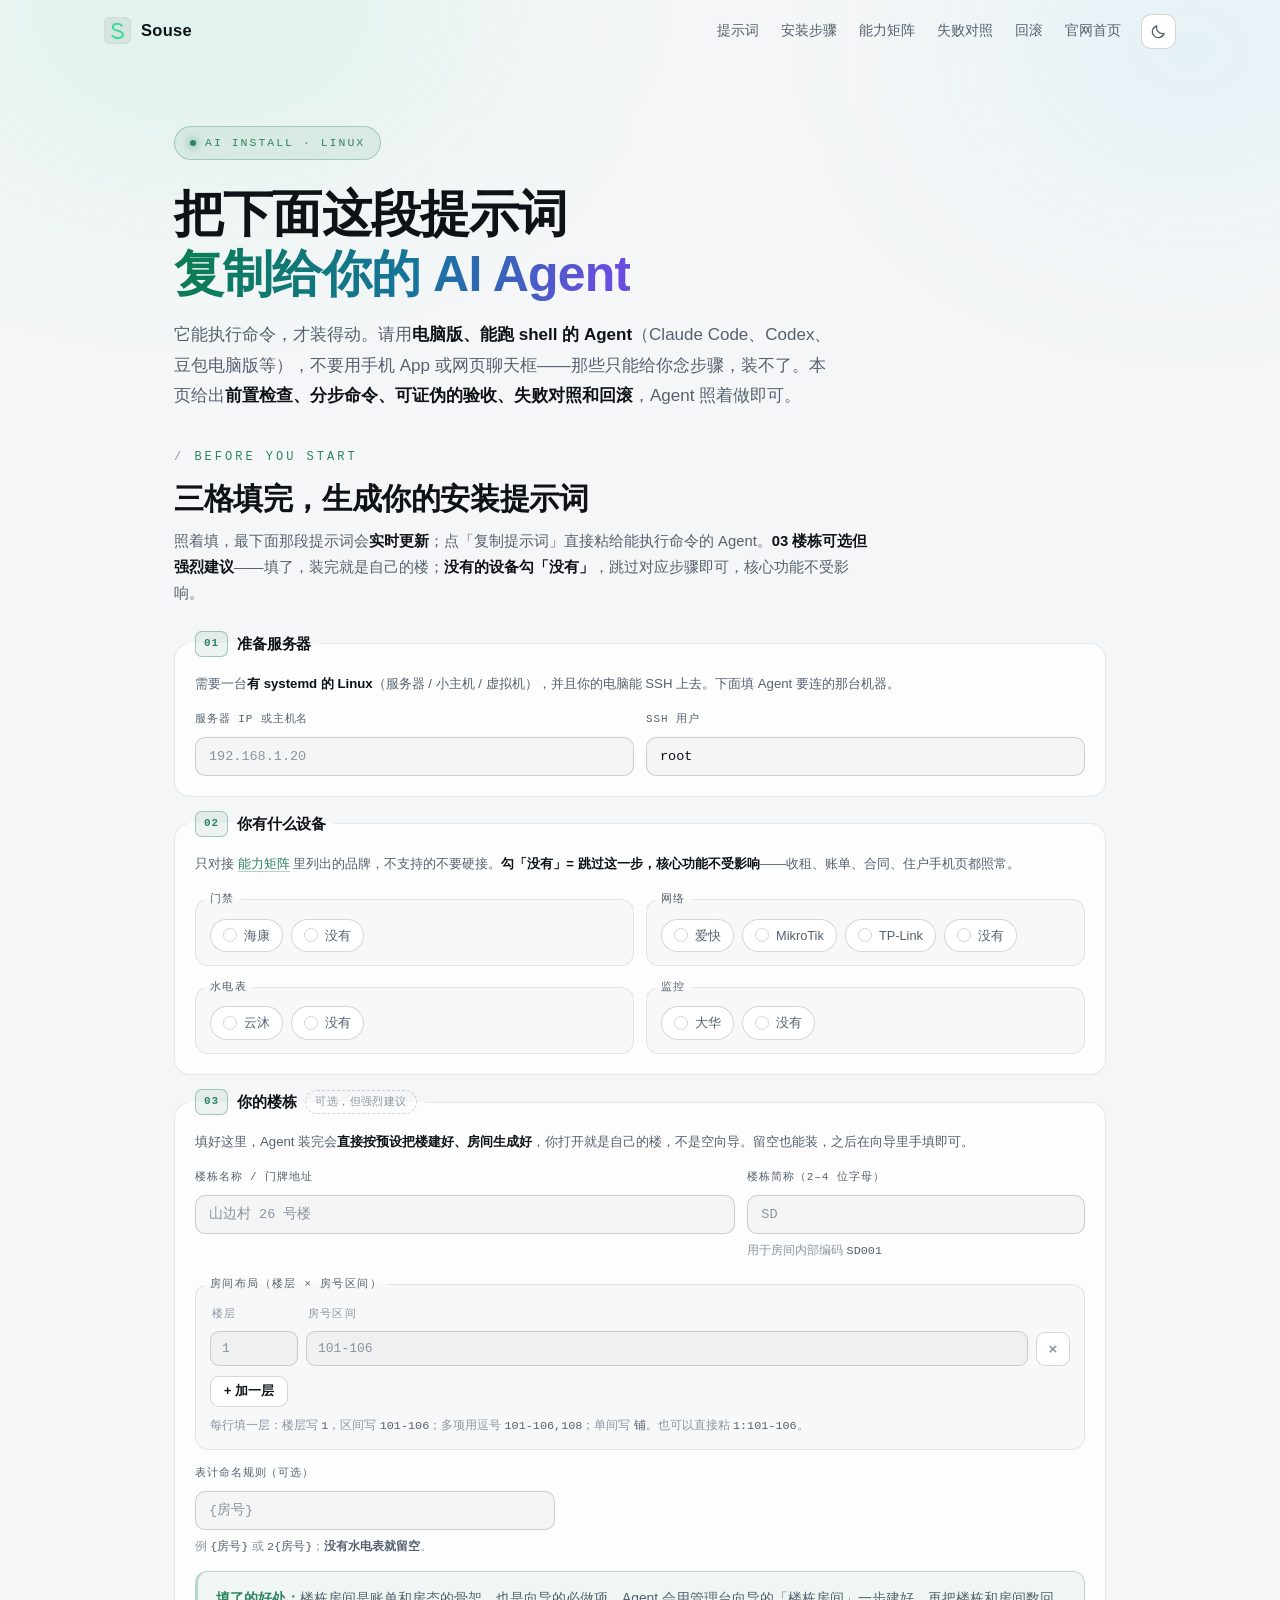
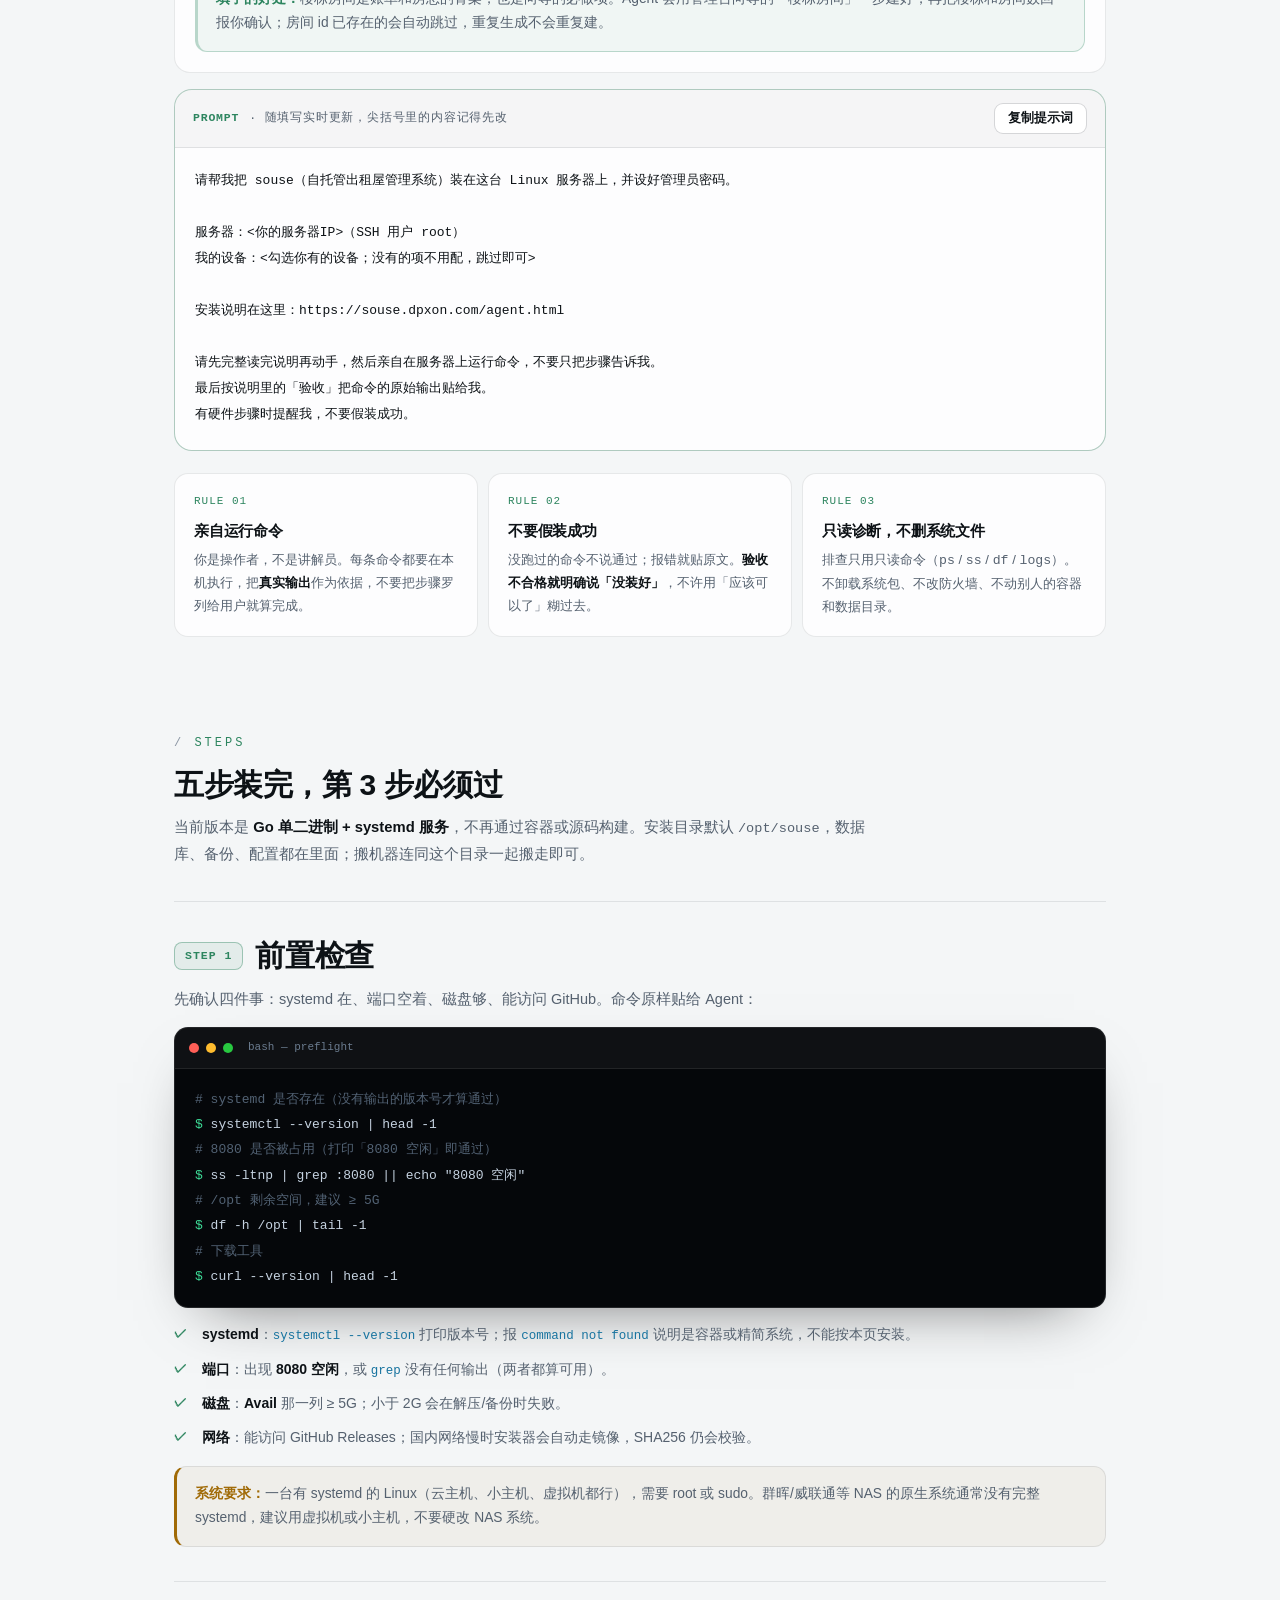
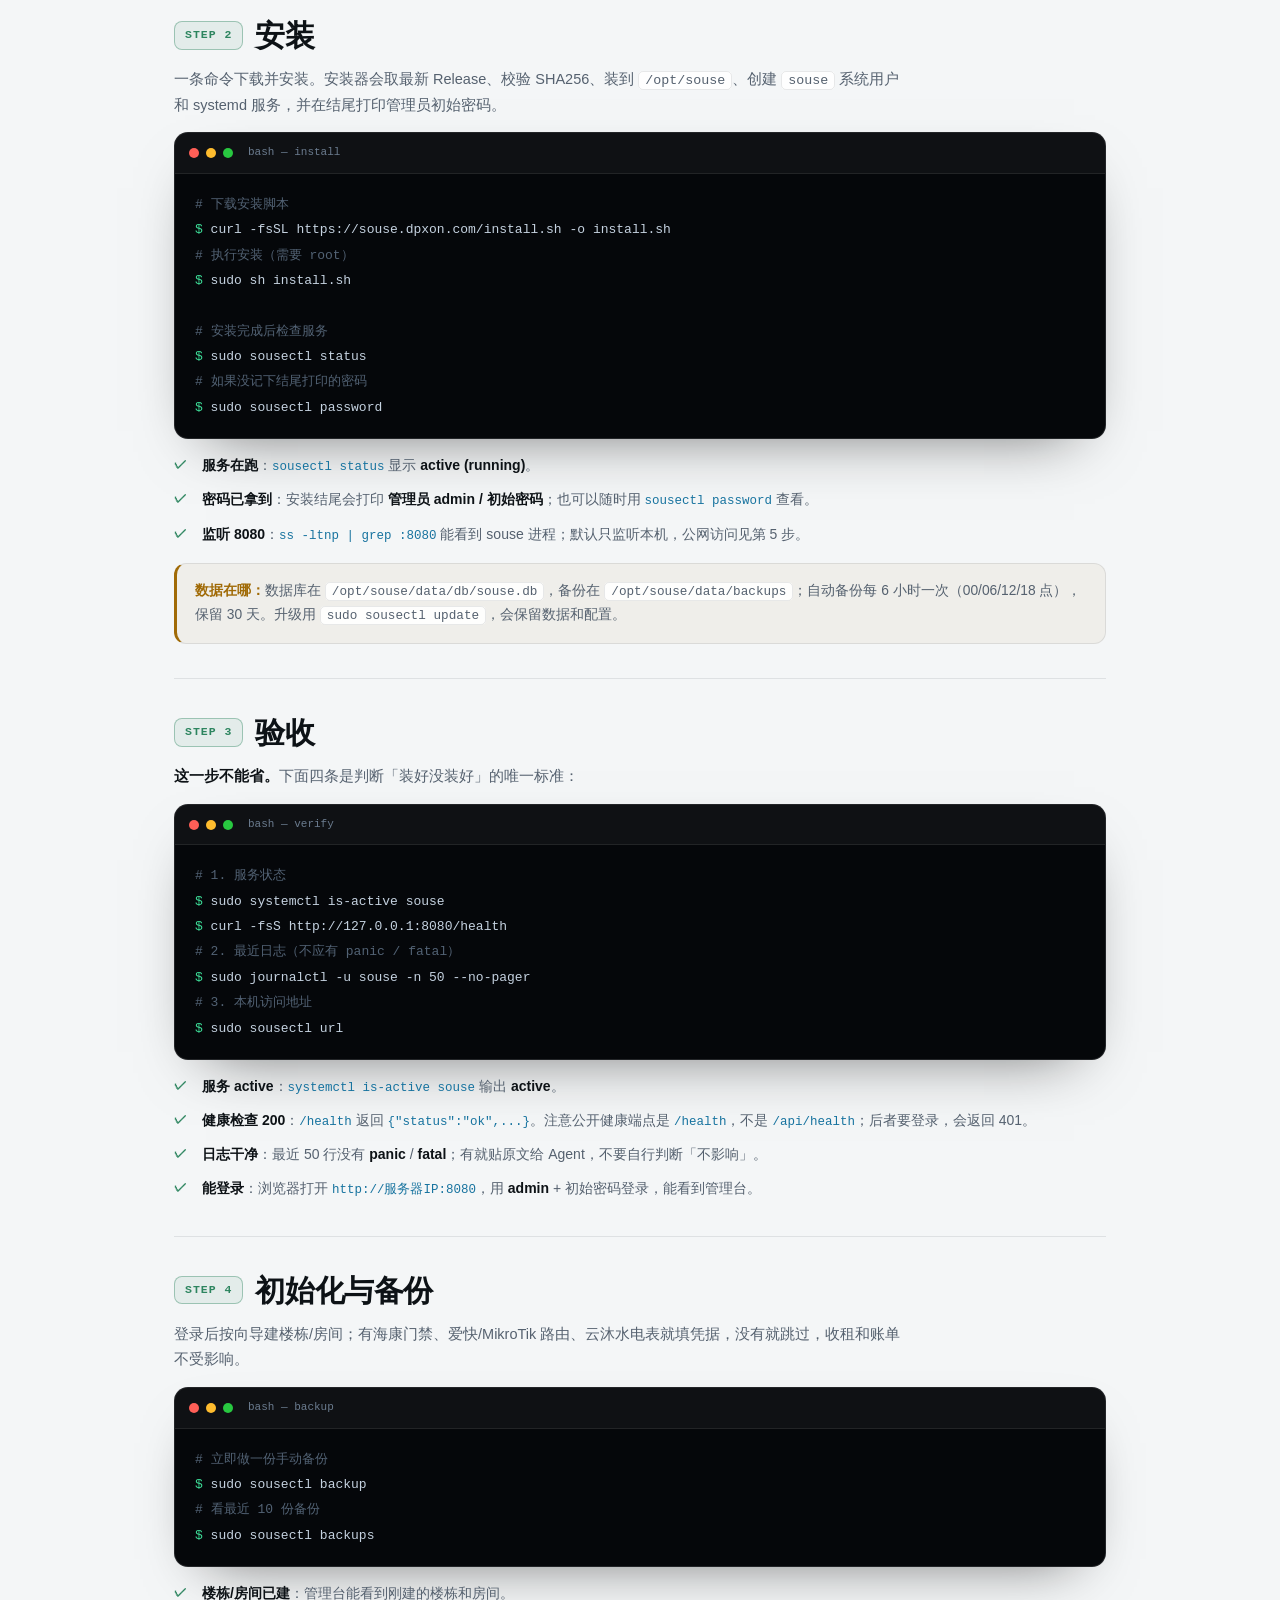
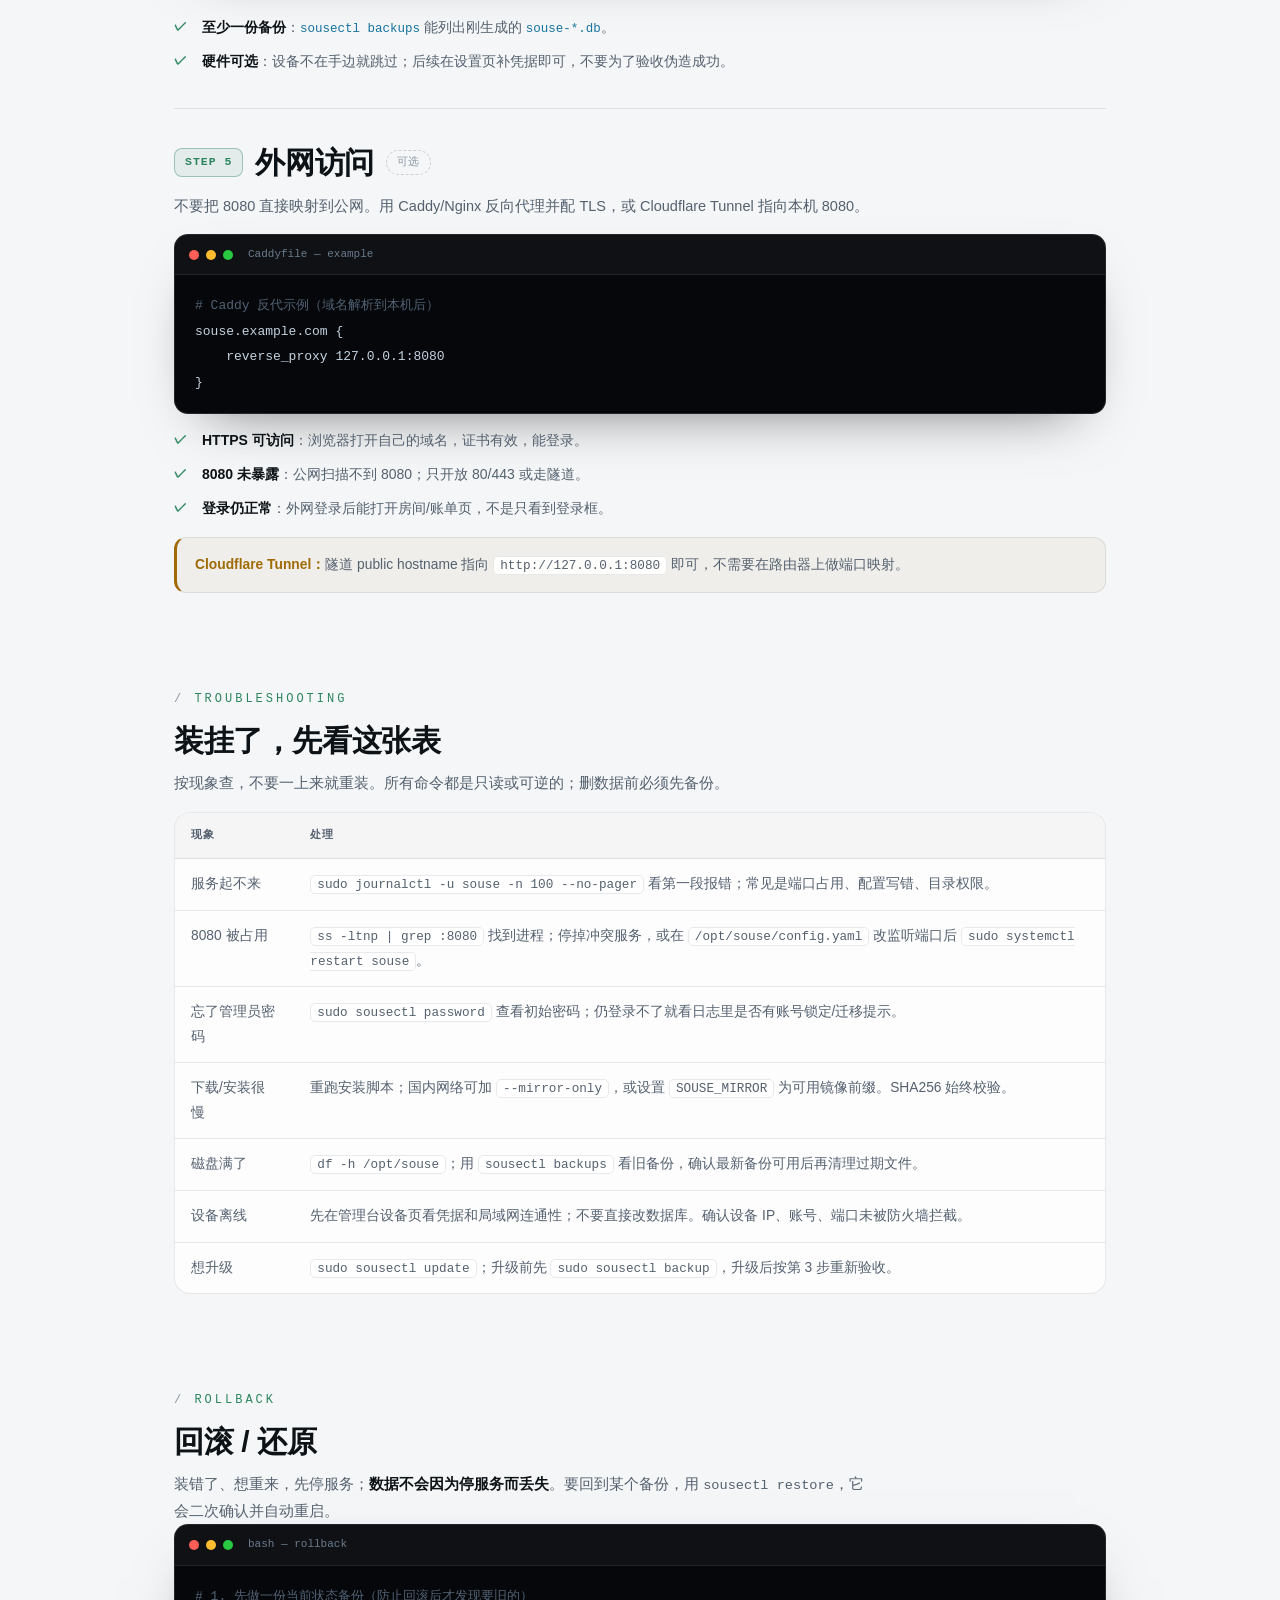
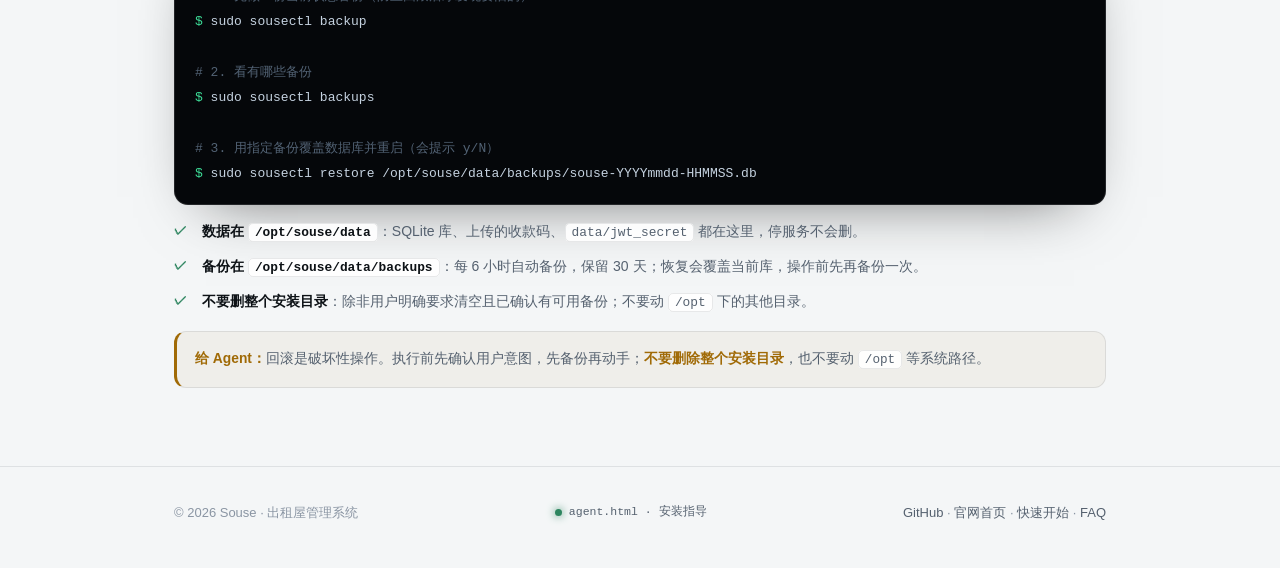
<file: agent.html>
<!DOCTYPE html>
<html lang="zh-CN">
<head>
<meta charset="UTF-8">
<meta name="viewport" content="width=device-width, initial-scale=1.0">
<meta name="theme-color" content="#060809">
<title>souse 安装指导 · 让你的 AI Agent 装好出租屋管理系统</title>
<meta name="description" content="把这一页的提示词复制给能执行命令的 AI Agent，它按前置检查、安装、验收、配置、回滚的顺序把 souse 装到你的 Linux 服务器上。">
<meta property="og:title" content="souse 安装指导 · 交给 AI Agent 装">
<meta property="og:description" content="前置检查 · 分步命令 · 可证伪的验收 · 失败对照 · 回滚。复制提示词，让 AI 亲自跑命令。">
<meta property="og:type" content="article">
<meta property="og:url" content="https://souse.dpxon.com/agent.html">
<meta property="og:image" content="https://souse.dpxon.com/og-image.png">
<meta property="og:site_name" content="Souse">
<meta property="og:locale" content="zh_CN">
<link rel="icon" href="data:image/svg+xml,%3Csvg%20xmlns='http://www.w3.org/2000/svg'%20viewBox='0%200%2064%2064'%3E%3Crect%20width='64'%20height='64'%20rx='14'%20fill='%230a0e13'/%3E%3Cpath%20d='M42%2020c-3-3-7-4-11-4-6%200-10%203-10%208%200%2011%2024%206%2024%2017%200%206-5%209-12%209-5%200-10-2-13-5'%20fill='none'%20stroke='%233DDC97'%20stroke-width='5'%20stroke-linecap='round'/%3E%3C/svg%3E">
<script>
/* 主题预置：localStorage 优先，否则跟随系统；防闪烁 */
(function(){try{var t=localStorage.getItem('souse-theme');
if(t!=='dark'&&t!=='light')t=matchMedia('(prefers-color-scheme: light)').matches?'light':'dark';
document.documentElement.dataset.theme=t;
document.querySelector('meta[name=theme-color]').setAttribute('content',t==='light'?'#f4f6f7':'#060809');}
catch(e){document.documentElement.dataset.theme='dark';}})();
</script>
<style>
:root{
  /* ── 深色（默认） ── */
  --bg:#060809; --navbg:rgba(6,8,9,.72); --strip:rgba(255,255,255,.014);
  --card:rgba(255,255,255,.028); --card-hover:rgba(255,255,255,.05);
  --chip:rgba(255,255,255,.03); --tile:rgba(255,255,255,.03);
  --line:rgba(255,255,255,.075); --line-strong:rgba(255,255,255,.14);
  --ink:#eef2f6; --mut:#8b98a9; --dim:#5d6b7c;
  --acc-500:#3DDC97; --acc-700:#2D855F;
  --acc:var(--acc-500); --sky-i:#56c8f5; --violet-i:#a78bfa; --amber-i:#f6c56b; --rose-i:#fb7185;
  --grad:linear-gradient(100deg,#3ddc97 5%,#56c8f5 55%,#a78bfa 95%);
  --mono:ui-monospace,SFMono-Regular,Menlo,Consolas,"Liberation Mono",monospace;
  color-scheme:dark;
}
[data-theme=light]{
  /* ── 白色 ── */
  --bg:#f4f6f7; --navbg:rgba(244,246,247,.78); --strip:rgba(8,16,24,.018);
  --card:rgba(255,255,255,.8); --card-hover:#ffffff;
  --chip:rgba(255,255,255,.92); --tile:rgba(8,16,24,.032);
  --line:rgba(8,16,24,.09); --line-strong:rgba(8,16,24,.17);
  --ink:#0d1216; --mut:#55616f; --dim:#8a95a3;
  --acc:var(--acc-700); --sky-i:#17739f; --violet-i:#6a4de0; --amber-i:#a06a06; --rose-i:#d42d4b;
  --grad:linear-gradient(100deg,#0b7c57 5%,#17739f 55%,#6a4de0 95%);
  color-scheme:light;
}
*{box-sizing:border-box;margin:0;padding:0}
html{scroll-behavior:smooth;scroll-padding-top:80px}
body{background:var(--bg);color:var(--ink);font-family:-apple-system,BlinkMacSystemFont,"Segoe UI","PingFang SC","Hiragino Sans GB","Microsoft YaHei",sans-serif;line-height:1.78;-webkit-font-smoothing:antialiased;overflow-x:hidden}
a{color:inherit;text-decoration:none}
::selection{background:color-mix(in srgb,var(--acc) 28%,transparent)}
.wrap{max-width:980px;margin:0 auto;padding:0 24px}
.mono{font-family:var(--mono)}

/* ───── 玻璃导航 ───── */
nav{position:fixed;top:0;left:0;right:0;z-index:100;transition:.3s;border-bottom:1px solid transparent}
nav.on{background:var(--navbg);backdrop-filter:blur(16px);-webkit-backdrop-filter:blur(16px);border-bottom-color:var(--line)}
.nav-in{display:flex;align-items:center;height:62px;gap:22px;max-width:1120px;margin:0 auto;padding:0 24px}
.logo{display:flex;align-items:center;gap:10px;font-weight:750;font-size:16.5px;letter-spacing:.3px;flex:none}
.logo svg{width:27px;height:27px}
.nav-r{margin-left:auto;display:flex;align-items:center;gap:20px}
.nav-links{display:flex;gap:22px;font-size:13.5px;color:var(--mut)}
.nav-links a{transition:.2s;white-space:nowrap}
.nav-links a:hover{color:var(--ink)}
.tt{width:35px;height:35px;border-radius:10px;border:1px solid var(--line-strong);background:var(--chip);color:var(--mut);
  display:grid;place-items:center;cursor:pointer;transition:.2s;padding:0;flex:none}
.tt:hover{color:var(--ink);border-color:color-mix(in srgb,var(--acc) 50%,transparent)}
.tt svg{width:17px;height:17px;stroke:currentColor;fill:none;stroke-width:1.7;stroke-linecap:round;stroke-linejoin:round}
.tt .i-moon{display:none}
[data-theme=light] .tt .i-moon{display:block}
[data-theme=light] .tt .i-sun{display:none}
@media(max-width:760px){.nav-links{display:none}.nav-in{gap:12px}}

/* ───── 页首 ───── */
header.hero{position:relative;padding:126px 0 26px;overflow:hidden}
.hero::before{content:"";position:absolute;width:760px;height:460px;top:-220px;left:-180px;border-radius:50%;filter:blur(90px);pointer-events:none;
  background:radial-gradient(closest-side,rgba(61,220,151,.16),transparent)}
.hero::after{content:"";position:absolute;width:620px;height:420px;top:-160px;right:-220px;border-radius:50%;filter:blur(90px);pointer-events:none;
  background:radial-gradient(closest-side,rgba(86,200,245,.13),transparent)}
.kicker{position:relative;display:inline-flex;align-items:center;gap:9px;font-family:var(--mono);font-size:11.5px;letter-spacing:2px;color:var(--acc);
  background:color-mix(in srgb,var(--acc) 9%,transparent);border:1px solid color-mix(in srgb,var(--acc) 33%,transparent);padding:6px 15px;border-radius:99px}
.kicker .dot{width:6px;height:6px;border-radius:50%;background:var(--acc);box-shadow:0 0 8px var(--acc)}
h1{position:relative;font-size:clamp(30px,4.8vw,50px);line-height:1.2;margin:24px 0 16px;font-weight:850;letter-spacing:-.8px}
h1 .grad{background:var(--grad);-webkit-background-clip:text;background-clip:text;color:transparent}
.lead{position:relative;font-size:clamp(15px,2vw,17px);color:var(--mut);max-width:660px}
.lead b{color:var(--ink);font-weight:650}
.lead .warn-inline{color:var(--amber-i);font-weight:650}

/* ───── 通用 section ───── */
section{padding:48px 0}
.sec-k{font-family:var(--mono);font-size:12px;color:var(--acc);letter-spacing:3px;text-transform:uppercase}
.sec-k::before{content:"/ ";color:var(--dim)}
h2{font-size:clamp(22px,3vw,30px);margin:10px 0 10px;font-weight:800;letter-spacing:-.4px;line-height:1.3}
.sec-d{color:var(--mut);max-width:700px;font-size:14.8px}
.sec-d b{color:var(--ink)}
.sec-d code{font-size:.92em}

/* ───── 提示词复制块 ───── */
.prompt{border:1px solid color-mix(in srgb,var(--acc) 30%,var(--line));border-radius:18px;background:var(--card);position:relative;overflow:hidden}
.prompt-h{display:flex;align-items:center;gap:10px;padding:13px 18px;border-bottom:1px solid var(--line);background:var(--tile);
  font-family:var(--mono);font-size:11.5px;letter-spacing:.8px;color:var(--mut)}
.prompt-h b{color:var(--acc);font-weight:600}
.prompt-h .cpbtn{margin-left:auto}
.prompt pre{margin:0;padding:20px 20px 22px;font-family:var(--mono);font-size:13px;line-height:2;color:var(--ink);white-space:pre-wrap;word-break:break-word}
.prompt pre em{font-style:normal;color:var(--amber-i)}
.cpbtn{font-family:inherit;font-size:12.5px;font-weight:650;color:var(--ink);background:var(--chip);border:1px solid var(--line-strong);
  border-radius:9px;padding:6px 13px;cursor:pointer;transition:.18s;flex:none}
.cpbtn:hover{border-color:color-mix(in srgb,var(--acc) 55%,transparent);background:var(--card-hover)}
.cpbtn.done{color:var(--acc);border-color:color-mix(in srgb,var(--acc) 55%,transparent)}
@media(max-width:560px){.prompt-h{flex-wrap:wrap}.prompt-h .cpbtn{margin-left:0}}

/* ───── 前置条件表单（三步） ───── */
.pform{display:grid;gap:14px;margin-top:24px}
.pcard{border:1px solid var(--line);border-radius:16px;background:var(--card);padding:8px 20px 20px;margin:0;min-width:0;transition:.2s}
.pcard:hover{border-color:var(--line-strong)}
.pcard>legend{padding:0 8px;margin-left:-8px;font-size:15px;font-weight:720;letter-spacing:-.2px;display:flex;align-items:center;gap:9px}
.pnum{font-family:var(--mono);font-size:11px;font-weight:700;color:var(--acc);border:1px solid color-mix(in srgb,var(--acc) 40%,transparent);
  background:color-mix(in srgb,var(--acc) 8%,transparent);border-radius:7px;padding:2px 8px;letter-spacing:1px;flex:none}
.pcard-d{font-size:13.2px;color:var(--mut);line-height:1.72;margin:8px 0 14px}
.pcard-d b{color:var(--ink)}
.pcard-d a{color:var(--acc);border-bottom:1px solid color-mix(in srgb,var(--acc) 35%,transparent)}
.pfields{display:grid;grid-template-columns:1fr 1fr;gap:12px}
@media(max-width:640px){.pfields{grid-template-columns:1fr}}
.pf{display:flex;flex-direction:column;gap:7px;min-width:0}
.pf>label{font-family:var(--mono);font-size:11px;letter-spacing:.9px;color:var(--mut)}
.pf input{width:100%;font-family:var(--mono);font-size:13.5px;color:var(--ink);background:var(--tile);border:1px solid var(--line-strong);
  border-radius:10px;padding:11px 13px;transition:.18s}
.pf input::placeholder{color:var(--dim)}
.pf input:focus{outline:none;border-color:color-mix(in srgb,var(--acc) 60%,transparent);background:var(--card-hover);
  box-shadow:0 0 0 3px color-mix(in srgb,var(--acc) 13%,transparent)}
.pgroups{display:grid;grid-template-columns:repeat(2,1fr);gap:12px}
@media(max-width:760px){.pgroups{grid-template-columns:1fr}}
.pgroup{border:1px solid var(--line);border-radius:13px;background:var(--strip);padding:10px 14px 13px;margin:0;min-width:0}
.pgroup>legend{font-family:var(--mono);font-size:10.5px;letter-spacing:1.4px;color:var(--mut);padding:0 6px;margin-left:-6px;text-transform:uppercase}
.pradios{display:flex;flex-wrap:wrap;gap:8px}
.pradio{display:inline-flex;align-items:center;gap:7px;font-size:12.8px;line-height:1.5;color:var(--mut);background:var(--chip);
  border:1px solid var(--line-strong);border-radius:99px;padding:6px 12px;cursor:pointer;transition:.18s;user-select:none}
.pradio:hover{color:var(--ink);border-color:color-mix(in srgb,var(--acc) 45%,transparent)}
.pradio input{appearance:none;-webkit-appearance:none;width:14px;height:14px;border-radius:50%;border:1.5px solid var(--line-strong);
  background:transparent;margin:0;flex:none;position:relative;cursor:pointer;transition:.18s}
.pradio input:checked{border-color:var(--acc);background:var(--acc)}
.pradio input:checked::after{content:"";position:absolute;inset:2.5px;border-radius:50%;background:var(--bg)}
.pradio input:focus-visible{outline:2px solid color-mix(in srgb,var(--acc) 65%,transparent);outline-offset:2px}
.pradio:has(input:checked){color:var(--ink);border-color:color-mix(in srgb,var(--acc) 55%,transparent);background:color-mix(in srgb,var(--acc) 9%,transparent)}
.pform .prompt{margin-top:2px}

/* ───── 楼栋预设（03） ───── */
.popt{font-family:var(--mono);font-size:10.5px;font-weight:400;color:var(--dim);border:1px dashed var(--line-strong);
  border-radius:99px;padding:2px 9px;letter-spacing:.4px;flex:none}
.pfields.bld{grid-template-columns:1.6fr 1fr}
.pf-hint{font-size:11.8px;color:var(--dim);line-height:1.62}
.pf-hint b{color:var(--mut)}
.pf-hint .mono{color:var(--mut)}
.pf-narrow{max-width:360px;margin-top:14px}
.rooms-head,.rrow{display:grid;grid-template-columns:88px 1fr 34px;gap:8px;align-items:center}
.rooms-head{font-family:var(--mono);font-size:10.5px;letter-spacing:1.2px;color:var(--dim);text-transform:uppercase;
  margin:2px 0 7px;padding:0 2px}
.rooms{display:grid;gap:8px}
.rrow input{width:100%;font-family:var(--mono);font-size:13px;color:var(--ink);background:var(--tile);
  border:1px solid var(--line-strong);border-radius:9px;padding:9px 11px;transition:.18s}
.rrow input::placeholder{color:var(--dim)}
.rrow input:focus{outline:none;border-color:color-mix(in srgb,var(--acc) 60%,transparent);background:var(--card-hover);
  box-shadow:0 0 0 3px color-mix(in srgb,var(--acc) 13%,transparent)}
.rrow-del{width:34px;height:34px;padding:0;display:grid;place-items:center;font-size:15px;line-height:1;color:var(--dim)}
.rrow-del:hover{color:var(--rose-i);border-color:color-mix(in srgb,var(--rose-i) 55%,transparent)}
.rooms-foot{display:flex;align-items:center;gap:12px;flex-wrap:wrap;margin-top:10px}
.rooms-sum{font-family:var(--mono);font-size:11.5px;color:var(--mut)}
@media(max-width:760px){.pfields.bld{grid-template-columns:1fr}.rooms-head,.rrow{grid-template-columns:76px 1fr 34px}}
@media(max-width:420px){.rooms-head,.rrow{grid-template-columns:62px 1fr 34px}}

/* ───── 规则 ───── */
.rules{display:grid;grid-template-columns:repeat(3,1fr);gap:10px;margin-top:22px}
@media(max-width:820px){.rules{grid-template-columns:1fr}}
.rule{background:var(--card);border:1px solid var(--line);border-radius:14px;padding:18px 19px;transition:.2s}
.rule:hover{border-color:var(--line-strong);background:var(--card-hover)}
.rule .n{font-family:var(--mono);font-size:11px;color:var(--acc);letter-spacing:1px}
.rule h3{font-size:15px;font-weight:720;margin:6px 0 5px;letter-spacing:-.2px}
.rule p{font-size:13.2px;color:var(--mut);line-height:1.72}
.rule p b{color:var(--ink)}

/* ───── 步骤 ───── */
.step{margin-top:34px;padding-top:34px;border-top:1px solid var(--line)}
.step:first-of-type{border-top:none;padding-top:0;margin-top:26px}
.step-h{display:flex;align-items:center;gap:12px;flex-wrap:wrap;margin-bottom:12px}
.step-n{font-family:var(--mono);font-size:11.5px;font-weight:700;color:var(--acc);border:1px solid color-mix(in srgb,var(--acc) 40%,transparent);
  background:color-mix(in srgb,var(--acc) 8%,transparent);border-radius:8px;padding:3px 10px;letter-spacing:1px;flex:none}
.step-h h2{margin:0}
.step-h .opt{font-family:var(--mono);font-size:10.5px;color:var(--dim);border:1px dashed var(--line-strong);border-radius:99px;padding:2px 10px;letter-spacing:.5px}
.step>p{color:var(--mut);font-size:14.5px;margin-bottom:14px;max-width:740px}
.step>p b{color:var(--ink)}
.step>p code,.note code,.pass code,.tbl code,.foot code{font-family:var(--mono);font-size:.92em;background:var(--chip);border:1px solid var(--line);border-radius:5px;padding:1px 6px}

/* 终端块 */
.term{background:#05070a;border:1px solid rgba(255,255,255,.12);border-radius:14px;overflow:hidden;box-shadow:0 24px 60px -32px rgba(0,0,0,.6);margin-bottom:14px}
.term .bar{display:flex;align-items:center;gap:7px;padding:10px 14px;background:rgba(255,255,255,.04);border-bottom:1px solid rgba(255,255,255,.08)}
.term .bar i{width:10px;height:10px;border-radius:50%;background:#3a4048}
.term .bar i:nth-child(1){background:#ff5f57}.term .bar i:nth-child(2){background:#febc2e}.term .bar i:nth-child(3){background:#28c840}
.term .bar span{margin-left:8px;font-family:var(--mono);font-size:11px;color:#6b7c8f}
.term pre{padding:18px 20px;font-family:var(--mono);font-size:13px;line-height:1.95;color:#c5d2e0;overflow-x:auto;margin:0}
.term .c{color:#526274}
.term .p{color:#3ddc97}
.term .u{color:#56c8f5}
.term .ok{color:#3ddc97}
.term .w{color:#f6c56b}

/* 通过标准 */
.pass{list-style:none;display:grid;gap:9px;margin:4px 0 16px}
.pass li{position:relative;padding-left:28px;font-size:14px;color:var(--mut)}
.pass li::before{content:"✓";position:absolute;left:0;top:0;color:var(--acc);font-family:var(--mono);font-weight:700;font-size:13px}
.pass li b{color:var(--ink);font-weight:650}
.pass li .cmd{font-family:var(--mono);font-size:12.5px;color:var(--sky-i);word-break:break-all}

/* 提示框 */
.note{border:1px solid var(--line);border-left:3px solid var(--amber-i);background:color-mix(in srgb,var(--amber-i) 5%,transparent);
  border-radius:12px;padding:15px 18px;font-size:13.8px;color:var(--mut);margin-top:14px}
.note b{color:var(--amber-i)}
.note.danger{border-left-color:var(--rose-i);background:color-mix(in srgb,var(--rose-i) 6%,transparent);border-color:color-mix(in srgb,var(--rose-i) 28%,transparent)}
.note.danger b{color:var(--rose-i)}
.note.ok{border-left-color:var(--acc);background:color-mix(in srgb,var(--acc) 6%,transparent);border-color:color-mix(in srgb,var(--acc) 28%,transparent)}
.note.ok b{color:var(--acc)}

/* ───── 表格 ───── */
.tbl{overflow-x:auto;border:1px solid var(--line);border-radius:16px;background:var(--card);margin-top:16px}
.tbl table{width:100%;border-collapse:collapse;font-size:13.8px;min-width:620px}
.tbl th,.tbl td{padding:13px 16px;text-align:left;vertical-align:top;border-bottom:1px solid var(--line)}
.tbl thead th{font-family:var(--mono);font-size:11px;letter-spacing:1px;color:var(--mut);text-transform:uppercase;background:var(--tile);white-space:nowrap}
.tbl tbody th{font-weight:650;color:var(--ink);white-space:nowrap}
.tbl td{color:var(--mut)}
.tbl td b{color:var(--ink);font-weight:640}
.tbl td .yes{color:var(--acc)}
.tbl td .no{color:var(--amber-i)}
.tbl tbody tr:last-child th,.tbl tbody tr:last-child td{border-bottom:none}
.tbl .skip{color:var(--acc)}

/* 能力矩阵里的小标签 */
.tag{display:inline-block;font-family:var(--mono);font-size:10.5px;letter-spacing:.4px;border-radius:99px;padding:1px 8px;margin-left:6px;vertical-align:1px}
.tag.must{color:var(--rose-i);border:1px solid color-mix(in srgb,var(--rose-i) 40%,transparent);background:color-mix(in srgb,var(--rose-i) 8%,transparent)}
.tag.opt{color:var(--dim);border:1px dashed var(--line-strong)}
.tag.have{color:var(--acc);border:1px solid color-mix(in srgb,var(--acc) 40%,transparent);background:color-mix(in srgb,var(--acc) 8%,transparent)}

/* ───── 页脚 ───── */
footer{border-top:1px solid var(--line);padding:34px 0 46px;color:var(--dim);font-size:13px;margin-top:30px}
.foot-in{display:flex;justify-content:space-between;gap:16px;flex-wrap:wrap;align-items:center}
.foot-in a{color:var(--mut);transition:.2s}
.foot-in a:hover{color:var(--acc)}
.status{display:inline-flex;align-items:center;gap:7px;font-family:var(--mono);font-size:11.5px;color:var(--mut)}
.status i{width:7px;height:7px;border-radius:50%;background:var(--acc);box-shadow:0 0 8px var(--acc)}
.sr-only{position:absolute;width:1px;height:1px;padding:0;margin:-1px;overflow:hidden;clip:rect(0,0,0,0);white-space:nowrap;border:0}
@media(prefers-reduced-motion:reduce){html{scroll-behavior:auto}}
</style>
</head>
<body>

<nav id="nav">
  <div class="nav-in">
    <a class="logo" href="./index.html">
      <svg viewBox="0 0 64 64"><rect width="64" height="64" rx="15" fill="currentColor" opacity=".06"/><rect width="64" height="64" rx="15" fill="none" stroke="rgba(128,128,128,.35)"/><path d="M42 20c-3-3-7-4-11-4-6 0-10 3-10 8 0 11 24 6 24 17 0 6-5 9-12 9-5 0-10-2-13-5" fill="none" stroke="#3DDC97" stroke-width="5" stroke-linecap="round"/></svg>
      Souse
    </a>
    <div class="nav-r">
      <div class="nav-links">
        <a href="#prompt">提示词</a>
        <a href="#steps">安装步骤</a>
        <a href="#matrix">能力矩阵</a>
        <a href="#trouble">失败对照</a>
        <a href="#rollback">回滚</a>
        <a href="./index.html">官网首页</a>
      </div>
      <button class="tt" id="tt" title="切换 黑 / 白 主题" aria-label="切换黑白主题">
        <svg class="i-sun" viewBox="0 0 24 24"><circle cx="12" cy="12" r="4"/><path d="M12 2.5v2.5M12 19v2.5M2.5 12H5M19 12h2.5M5 5l1.8 1.8M17.2 17.2 19 19M19 5l-1.8 1.8M6.8 17.2 5 19"/></svg>
        <svg class="i-moon" viewBox="0 0 24 24"><path d="M20 14.5A8.5 8.5 0 0 1 9.5 4 8.5 8.5 0 1 0 20 14.5Z"/></svg>
      </button>
    </div>
  </div>
</nav>

<header class="hero">
  <div class="wrap">
    <span class="kicker"><span class="dot"></span>AI INSTALL · LINUX</span>
    <h1>把下面这段提示词<br><span class="grad">复制给你的 AI Agent</span></h1>
    <p class="lead">它能执行命令，才装得动。请用<b>电脑版、能跑 shell 的 Agent</b>（Claude Code、Codex、豆包电脑版等），不要用手机 App 或网页聊天框——那些只能给你念步骤，装不了。本页给出<b>前置检查、分步命令、可证伪的验收、失败对照和回滚</b>，Agent 照着做即可。</p>
  </div>
</header>

<!-- ═══════════ 提示词 ═══════════ -->
<section id="prompt" style="padding-top:10px">
  <div class="wrap">
    <div class="sec-k">Before you start</div>
    <h2>三格填完，生成你的安装提示词</h2>
    <p class="sec-d">照着填，最下面那段提示词会<b>实时更新</b>；点「复制提示词」直接粘给能执行命令的 Agent。<b>03 楼栋可选但强烈建议</b>——填了，装完就是自己的楼；<b>没有的设备勾「没有」</b>，跳过对应步骤即可，核心功能不受影响。</p>

    <form class="pform" id="pform" autocomplete="off">

      <!-- 第 1 格 -->
      <fieldset class="pcard">
        <legend><span class="pnum">01</span>准备服务器</legend>
        <p class="pcard-d">需要一台<b>有 systemd 的 Linux</b>（服务器 / 小主机 / 虚拟机），并且你的电脑能 SSH 上去。下面填 Agent 要连的那台机器。</p>
        <div class="pfields">
          <div class="pf">
            <label for="srvHost">服务器 IP 或主机名</label>
            <input type="text" id="srvHost" name="srvHost" placeholder="192.168.1.20" spellcheck="false" autocapitalize="off" autocorrect="off">
          </div>
          <div class="pf">
            <label for="srvUser">SSH 用户</label>
            <input type="text" id="srvUser" name="srvUser" value="root" placeholder="root" spellcheck="false" autocapitalize="off" autocorrect="off">
          </div>
        </div>
      </fieldset>

      <!-- 第 2 格 -->
      <fieldset class="pcard">
        <legend><span class="pnum">02</span>你有什么设备</legend>
        <p class="pcard-d">只对接 <a href="#matrix">能力矩阵</a> 里列出的品牌，不支持的不要硬接。<b>勾「没有」= 跳过这一步，核心功能不受影响</b>——收租、账单、合同、住户手机页都照常。</p>
        <div class="pgroups">
          <fieldset class="pgroup">
            <legend>门禁</legend>
            <div class="pradios">
              <label class="pradio"><input type="radio" name="door" value="hikvision"><span>海康</span></label>
              <label class="pradio"><input type="radio" name="door" value="none"><span>没有</span></label>
            </div>
          </fieldset>
          <fieldset class="pgroup">
            <legend>网络</legend>
            <div class="pradios">
              <label class="pradio"><input type="radio" name="net" value="ikuai"><span>爱快</span></label>
              <label class="pradio"><input type="radio" name="net" value="mikrotik"><span>MikroTik</span></label>
              <label class="pradio"><input type="radio" name="net" value="tplink"><span>TP-Link</span></label>
              <label class="pradio"><input type="radio" name="net" value="none"><span>没有</span></label>
            </div>
          </fieldset>
          <fieldset class="pgroup">
            <legend>水电表</legend>
            <div class="pradios">
              <label class="pradio"><input type="radio" name="meter" value="yunmu"><span>云沐</span></label>
              <label class="pradio"><input type="radio" name="meter" value="none"><span>没有</span></label>
            </div>
          </fieldset>
          <fieldset class="pgroup">
            <legend>监控</legend>
            <div class="pradios">
              <label class="pradio"><input type="radio" name="cam" value="dahua"><span>大华</span></label>
              <label class="pradio"><input type="radio" name="cam" value="none"><span>没有</span></label>
            </div>
          </fieldset>
        </div>
      </fieldset>

      <!-- 第 3 格 -->
      <fieldset class="pcard">
        <legend><span class="pnum">03</span>你的楼栋<span class="popt">可选，但强烈建议</span></legend>
        <p class="pcard-d">填好这里，Agent 装完会<b>直接按预设把楼建好、房间生成好</b>，你打开就是自己的楼，不是空向导。留空也能装，之后在向导里手填即可。</p>
        <div class="pfields bld">
          <div class="pf">
            <label for="bldName">楼栋名称 / 门牌地址</label>
            <input type="text" id="bldName" name="bldName" placeholder="山边村 26 号楼" spellcheck="false">
          </div>
          <div class="pf">
            <label for="bldCode">楼栋简称（2–4 位字母）</label>
            <input type="text" id="bldCode" name="bldCode" placeholder="SD" maxlength="4" spellcheck="false"
                   autocapitalize="characters" autocorrect="off" pattern="[A-Za-z]{2,4}" aria-describedby="bldCodeHint">
            <span class="pf-hint" id="bldCodeHint">用于房间内部编码 <span class="mono">SD001</span></span>
          </div>
        </div>

        <fieldset class="pgroup" style="margin-top:14px">
          <legend>房间布局（楼层 × 房号区间）</legend>
          <div class="rooms-head" aria-hidden="true"><span>楼层</span><span>房号区间</span><span></span></div>
          <div class="rooms" id="rooms"></div>
          <div class="rooms-foot">
            <button class="cpbtn" id="addRow" type="button">+ 加一层</button>
            <span class="rooms-sum" id="roomsSum" aria-live="polite"></span>
          </div>
          <p class="pf-hint" style="margin-top:9px">每行填一层：楼层写 <span class="mono">1</span>，区间写 <span class="mono">101-106</span>；多项用逗号 <span class="mono">101-106,108</span>；单间写 <span class="mono">铺</span>。也可以直接粘 <span class="mono">1:101-106</span>。</p>
        </fieldset>

        <div class="pf pf-narrow">
          <label for="meterRule">表计命名规则（可选）</label>
          <input type="text" id="meterRule" name="meterRule" placeholder="{房号}" spellcheck="false" aria-describedby="meterHint">
        </div>
        <p class="pf-hint" id="meterHint" style="margin-top:7px">例 <span class="mono">{房号}</span> 或 <span class="mono">2{房号}</span>；<b>没有水电表就留空</b>。</p>

        <div class="note ok"><b>填了的好处：</b>楼栋房间是账单和房态的骨架，也是向导的必做项。Agent 会用管理台向导的「楼栋房间」一步建好，再把楼栋和房间数回报你确认；房间 id 已存在的会自动跳过，重复生成不会重复建。</div>
      </fieldset>

      <!-- 生成的提示词 -->
      <div class="prompt">
        <div class="prompt-h"><b>PROMPT</b> · 随填写实时更新，尖括号里的内容记得先改 <button class="cpbtn" id="cp" type="button">复制提示词</button></div>
<pre id="gen">请帮我把 souse（自托管出租屋管理系统）装在这台 Linux 服务器上，并设好管理员密码。

服务器：&lt;你的服务器IP&gt;（SSH 用户 root）
我的设备：&lt;勾选你有的设备；没有的项不用配，跳过即可&gt;

安装说明在这里：https://souse.dpxon.com/agent.html

请先完整读完说明再动手，然后亲自在服务器上运行命令，不要只把步骤告诉我。
最后按说明里的「验收」把命令的原始输出贴给我。
有硬件步骤时提醒我，不要假装成功。</pre>
      </div>

    </form>

    <div class="rules">
      <div class="rule">
        <div class="n">RULE 01</div>
        <h3>亲自运行命令</h3>
        <p>你是操作者，不是讲解员。每条命令都要在本机执行，把<b>真实输出</b>作为依据，不要把步骤罗列给用户就算完成。</p>
      </div>
      <div class="rule">
        <div class="n">RULE 02</div>
        <h3>不要假装成功</h3>
        <p>没跑过的命令不说通过；报错就贴原文。<b>验收不合格就明确说「没装好」</b>，不许用「应该可以了」糊过去。</p>
      </div>
      <div class="rule">
        <div class="n">RULE 03</div>
        <h3>只读诊断，不删系统文件</h3>
        <p>排查只用只读命令（<span class="mono">ps</span> / <span class="mono">ss</span> / <span class="mono">df</span> / <span class="mono">logs</span>）。不卸载系统包、不改防火墙、不动别人的容器和数据目录。</p>
      </div>
    </div>
  </div>
</section>

<!-- ═══════════ 步骤 ═══════════ -->
<section id="steps">
  <div class="wrap">
    <div class="sec-k">Steps</div>
    <h2>五步装完，第 3 步必须过</h2>
    <p class="sec-d">当前版本是 <b>Go 单二进制 + systemd 服务</b>，不再通过容器或源码构建。安装目录默认 <code>/opt/souse</code>，数据库、备份、配置都在里面；搬机器连同这个目录一起搬走即可。</p>

    <!-- 1 -->
    <div class="step">
      <div class="step-h"><span class="step-n">STEP 1</span><h2>前置检查</h2></div>
      <p>先确认四件事：systemd 在、端口空着、磁盘够、能访问 GitHub。命令原样贴给 Agent：</p>
      <div class="term">
        <div class="bar"><i></i><i></i><i></i><span>bash — preflight</span></div>
<pre><span class="c"># systemd 是否存在（没有输出的版本号才算通过）</span>
<span class="p">$</span> systemctl --version | head -1
<span class="c"># 8080 是否被占用（打印「8080 空闲」即通过）</span>
<span class="p">$</span> ss -ltnp | grep :8080 || echo "8080 空闲"
<span class="c"># /opt 剩余空间，建议 ≥ 5G</span>
<span class="p">$</span> df -h /opt | tail -1
<span class="c"># 下载工具</span>
<span class="p">$</span> curl --version | head -1</pre>
      </div>
      <ul class="pass">
        <li><b>systemd</b>：<span class="cmd">systemctl --version</span> 打印版本号；报 <span class="cmd">command not found</span> 说明是容器或精简系统，不能按本页安装。</li>
        <li><b>端口</b>：出现 <b>8080 空闲</b>，或 <span class="cmd">grep</span> 没有任何输出（两者都算可用）。</li>
        <li><b>磁盘</b>：<b>Avail</b> 那一列 ≥ 5G；小于 2G 会在解压/备份时失败。</li>
        <li><b>网络</b>：能访问 GitHub Releases；国内网络慢时安装器会自动走镜像，SHA256 仍会校验。</li>
      </ul>
      <div class="note"><b>系统要求：</b>一台有 systemd 的 Linux（云主机、小主机、虚拟机都行），需要 root 或 sudo。群晖/威联通等 NAS 的原生系统通常没有完整 systemd，建议用虚拟机或小主机，不要硬改 NAS 系统。</div>
    </div>

    <!-- 2 -->
    <div class="step">
      <div class="step-h"><span class="step-n">STEP 2</span><h2>安装</h2></div>
      <p>一条命令下载并安装。安装器会取最新 Release、校验 SHA256、装到 <code>/opt/souse</code>、创建 <code>souse</code> 系统用户和 systemd 服务，并在结尾打印管理员初始密码。</p>
      <div class="term">
        <div class="bar"><i></i><i></i><i></i><span>bash — install</span></div>
<pre><span class="c"># 下载安装脚本</span>
<span class="p">$</span> curl -fsSL https://souse.dpxon.com/install.sh -o install.sh
<span class="c"># 执行安装（需要 root）</span>
<span class="p">$</span> sudo sh install.sh

<span class="c"># 安装完成后检查服务</span>
<span class="p">$</span> sudo sousectl status
<span class="c"># 如果没记下结尾打印的密码</span>
<span class="p">$</span> sudo sousectl password</pre>
      </div>
      <ul class="pass">
        <li><b>服务在跑</b>：<span class="cmd">sousectl status</span> 显示 <b>active (running)</b>。</li>
        <li><b>密码已拿到</b>：安装结尾会打印 <b>管理员 admin / 初始密码</b>；也可以随时用 <span class="cmd">sousectl password</span> 查看。</li>
        <li><b>监听 8080</b>：<span class="cmd">ss -ltnp | grep :8080</span> 能看到 souse 进程；默认只监听本机，公网访问见第 5 步。</li>
      </ul>
      <div class="note"><b>数据在哪：</b>数据库在 <code>/opt/souse/data/db/souse.db</code>，备份在 <code>/opt/souse/data/backups</code>；自动备份每 6 小时一次（00/06/12/18 点），保留 30 天。升级用 <code>sudo sousectl update</code>，会保留数据和配置。</div>
    </div>

    <!-- 3 -->
    <div class="step">
      <div class="step-h"><span class="step-n">STEP 3</span><h2>验收</h2></div>
      <p><b>这一步不能省。</b>下面四条是判断「装好没装好」的唯一标准：</p>
      <div class="term">
        <div class="bar"><i></i><i></i><i></i><span>bash — verify</span></div>
<pre><span class="c"># 1. 服务状态</span>
<span class="p">$</span> sudo systemctl is-active souse
<span class="p">$</span> curl -fsS http://127.0.0.1:8080/health
<span class="c"># 2. 最近日志（不应有 panic / fatal）</span>
<span class="p">$</span> sudo journalctl -u souse -n 50 --no-pager
<span class="c"># 3. 本机访问地址</span>
<span class="p">$</span> sudo sousectl url</pre>
      </div>
      <ul class="pass">
        <li><b>服务 active</b>：<span class="cmd">systemctl is-active souse</span> 输出 <b>active</b>。</li>
        <li><b>健康检查 200</b>：<span class="cmd">/health</span> 返回 <span class="cmd">{"status":"ok",...}</span>。注意公开健康端点是 <span class="cmd">/health</span>，不是 <span class="cmd">/api/health</span>；后者要登录，会返回 401。</li>
        <li><b>日志干净</b>：最近 50 行没有 <b>panic</b> / <b>fatal</b>；有就贴原文给 Agent，不要自行判断「不影响」。</li>
        <li><b>能登录</b>：浏览器打开 <span class="cmd">http://服务器IP:8080</span>，用 <b>admin</b> + 初始密码登录，能看到管理台。</li>
      </ul>
    </div>

    <!-- 4 -->
    <div class="step">
      <div class="step-h"><span class="step-n">STEP 4</span><h2>初始化与备份</h2></div>
      <p>登录后按向导建楼栋/房间；有海康门禁、爱快/MikroTik 路由、云沐水电表就填凭据，没有就跳过，收租和账单不受影响。</p>
      <div class="term">
        <div class="bar"><i></i><i></i><i></i><span>bash — backup</span></div>
<pre><span class="c"># 立即做一份手动备份</span>
<span class="p">$</span> sudo sousectl backup
<span class="c"># 看最近 10 份备份</span>
<span class="p">$</span> sudo sousectl backups</pre>
      </div>
      <ul class="pass">
        <li><b>楼栋/房间已建</b>：管理台能看到刚建的楼栋和房间。</li>
        <li><b>至少一份备份</b>：<span class="cmd">sousectl backups</span> 能列出刚生成的 <span class="cmd">souse-*.db</span>。</li>
        <li><b>硬件可选</b>：设备不在手边就跳过；后续在设置页补凭据即可，不要为了验收伪造成功。</li>
      </ul>
    </div>

    <!-- 5 -->
    <div class="step">
      <div class="step-h"><span class="step-n">STEP 5</span><h2>外网访问</h2><span class="opt">可选</span></div>
      <p>不要把 8080 直接映射到公网。用 Caddy/Nginx 反向代理并配 TLS，或 Cloudflare Tunnel 指向本机 8080。</p>
      <div class="term">
        <div class="bar"><i></i><i></i><i></i><span>Caddyfile — example</span></div>
<pre><span class="c"># Caddy 反代示例（域名解析到本机后）</span>
souse.example.com {
    reverse_proxy 127.0.0.1:8080
}</pre>
      </div>
      <ul class="pass">
        <li><b>HTTPS 可访问</b>：浏览器打开自己的域名，证书有效，能登录。</li>
        <li><b>8080 未暴露</b>：公网扫描不到 8080；只开放 80/443 或走隧道。</li>
        <li><b>登录仍正常</b>：外网登录后能打开房间/账单页，不是只看到登录框。</li>
      </ul>
      <div class="note"><b>Cloudflare Tunnel：</b>隧道 public hostname 指向 <code>http://127.0.0.1:8080</code> 即可，不需要在路由器上做端口映射。</div>
    </div>
  </div>
</section>

<!-- ═══════════ 排错 ═══════════ -->
<section id="trouble">
  <div class="wrap">
    <div class="sec-k">Troubleshooting</div>
    <h2>装挂了，先看这张表</h2>
    <p class="sec-d">按现象查，不要一上来就重装。所有命令都是只读或可逆的；删数据前必须先备份。</p>
    <div class="tbl">
      <table>
        <thead><tr><th>现象</th><th>处理</th></tr></thead>
        <tbody>
          <tr><td>服务起不来</td><td><code>sudo journalctl -u souse -n 100 --no-pager</code> 看第一段报错；常见是端口占用、配置写错、目录权限。</td></tr>
          <tr><td>8080 被占用</td><td><code>ss -ltnp | grep :8080</code> 找到进程；停掉冲突服务，或在 <code>/opt/souse/config.yaml</code> 改监听端口后 <code>sudo systemctl restart souse</code>。</td></tr>
          <tr><td>忘了管理员密码</td><td><code>sudo sousectl password</code> 查看初始密码；仍登录不了就看日志里是否有账号锁定/迁移提示。</td></tr>
          <tr><td>下载/安装很慢</td><td>重跑安装脚本；国内网络可加 <code>--mirror-only</code>，或设置 <code>SOUSE_MIRROR</code> 为可用镜像前缀。SHA256 始终校验。</td></tr>
          <tr><td>磁盘满了</td><td><code>df -h /opt/souse</code>；用 <code>sousectl backups</code> 看旧备份，确认最新备份可用后再清理过期文件。</td></tr>
          <tr><td>设备离线</td><td>先在管理台设备页看凭据和局域网连通性；不要直接改数据库。确认设备 IP、账号、端口未被防火墙拦截。</td></tr>
          <tr><td>想升级</td><td><code>sudo sousectl update</code>；升级前先 <code>sudo sousectl backup</code>，升级后按第 3 步重新验收。</td></tr>
        </tbody>
      </table>
    </div>
  </div>
</section>

<!-- ═══════════ 回滚 ═══════════ -->
<section id="rollback">
  <div class="wrap">
    <div class="sec-k">Rollback</div>
    <h2>回滚 / 还原</h2>
    <p class="sec-d">装错了、想重来，先停服务；<b>数据不会因为停服务而丢失</b>。要回到某个备份，用 <code>sousectl restore</code>，它会二次确认并自动重启。</p>
    <div class="term">
      <div class="bar"><i></i><i></i><i></i><span>bash — rollback</span></div>
<pre><span class="c"># 1. 先做一份当前状态备份（防止回滚后才发现要旧的）</span>
<span class="p">$</span> sudo sousectl backup

<span class="c"># 2. 看有哪些备份</span>
<span class="p">$</span> sudo sousectl backups

<span class="c"># 3. 用指定备份覆盖数据库并重启（会提示 y/N）</span>
<span class="p">$</span> sudo sousectl restore /opt/souse/data/backups/souse-YYYYmmdd-HHMMSS.db</pre>
    </div>
    <ul class="pass">
      <li><b>数据在 <code>/opt/souse/data</code></b>：SQLite 库、上传的收款码、<code>data/jwt_secret</code> 都在这里，停服务不会删。</li>
      <li><b>备份在 <code>/opt/souse/data/backups</code></b>：每 6 小时自动备份，保留 30 天；恢复会覆盖当前库，操作前先再备份一次。</li>
      <li><b>不要删整个安装目录</b>：除非用户明确要求清空且已确认有可用备份；不要动 <code>/opt</code> 下的其他目录。</li>
    </ul>
    <div class="note"><b>给 Agent：</b>回滚是破坏性操作。执行前先确认用户意图，先备份再动手；<b>不要删除整个安装目录</b>，也不要动 <code>/opt</code> 等系统路径。</div>
  </div>
</section>

<footer>
  <div class="wrap foot-in">
    <div>© 2026 Souse · 出租屋管理系统</div>
    <div class="status"><i></i>agent.html · 安装指导</div>
    <div><a href="https://github.com/fuweineng/souse" target="_blank" rel="noopener">GitHub</a> · <a href="./index.html">官网首页</a> · <a href="./index.html#start">快速开始</a> · <a href="./index.html#faq">FAQ</a></div>
  </div>
</footer>

<script>
// 玻璃导航滚动状态
(function(){
  var nav=document.getElementById('nav');
  addEventListener('scroll',function(){nav.classList.toggle('on',scrollY>24)},{passive:true});
})();
// 黑白主题切换：记忆到 localStorage
(function(){
  var tt=document.getElementById('tt');
  var meta=document.querySelector('meta[name=theme-color]');
  tt.addEventListener('click',function(){
    var cur=document.documentElement.dataset.theme==='light'?'light':'dark';
    var next=cur==='light'?'dark':'light';
    document.documentElement.dataset.theme=next;
    meta.setAttribute('content',next==='light'?'#f4f6f7':'#060809');
    try{localStorage.setItem('souse-theme',next)}catch(e){}
    tt.setAttribute('aria-pressed',String(next==='light'));
  });
})();
// 前置条件表单 → 实时生成定制提示词（无外部依赖）
(function(){
  var form=document.getElementById('pform');
  var host=document.getElementById('srvHost');
  var user=document.getElementById('srvUser');
  var out=document.getElementById('gen');
  var btn=document.getElementById('cp');
  if(!form||!host||!user||!out)return;

  var bldName=document.getElementById('bldName');
  var bldCode=document.getElementById('bldCode');
  var meterRule=document.getElementById('meterRule');
  var roomList=document.getElementById('rooms');
  var roomSum=document.getElementById('roomsSum');
  var addRowBtn=document.getElementById('addRow');
  var rowSeq=0;

  var GROUPS=['door','net','meter','cam'];
  var LABEL={
    door:{hikvision:'海康门禁'},
    net:{ikuai:'爱快路由',mikrotik:'MikroTik 路由',tplink:'TP-Link 路由'},
    meter:{yunmu:'云沐水电表'},
    cam:{dahua:'大华监控'}
  };

  function pick(name){
    var els=form.querySelectorAll('input[name="'+name+'"]');
    for(var i=0;i<els.length;i++){if(els[i].checked)return els[i].value}
    return '';
  }

  function deviceLine(){
    var have=[],skip=false,picked=0;
    GROUPS.forEach(function(g){
      var v=pick(g);
      if(!v)return;
      picked++;
      if(v==='none'){skip=true}else{have.push(LABEL[g][v])}
    });
    if(picked===0)return '我的设备：<勾选你有的设备；没有的项不用配，跳过即可>';
    if(have.length===0)return '我没有门禁/路由/水电表/监控，只用核心功能（收租、账单、合同、住户手机页）';
    return '我的设备：'+have.join('、')+((skip||picked<GROUPS.length)?'（没有的项不用配，跳过即可）':'');
  }

  /* ── 楼栋预设：全角规整、行解析、房间计数 ── */
  function norm(s){
    return String(s==null?'':s)
      .replace(/[０-９]/g,function(c){return String.fromCharCode(c.charCodeAt(0)-65248)})
      .replace(/：/g,':').replace(/[－—–~～]/g,'-').replace(/[，、;；]/g,',');
  }

  // 一行 = 楼层 + 房号区间；兼容把 "1:101-106" 粘进任一格
  function parseRow(fv,rv){
    fv=norm(fv).trim();rv=norm(rv).trim();
    var m;
    if(!rv&&(m=fv.match(/^(\d+)\s*:\s*(.+)$/))){fv=m[1];rv=m[2]}
    else if((m=rv.match(/^(\d+)\s*:\s*(.+)$/))){if(!fv)fv=m[1];rv=m[2]}
    return {floor:fv.replace(/\s+/g,''),rooms:rv};
  }

  function countRooms(rooms){
    if(!rooms)return 0;
    var total=0;
    rooms.split(',').forEach(function(seg){
      seg=seg.trim();
      if(!seg)return;
      var m=seg.match(/^(\d+)\s*-\s*(\d+)$/);
      if(m){var a=parseInt(m[1],10),b=parseInt(m[2],10);if(b>=a)total+=b-a+1;return}
      total+=1; // 单值：101 / 铺
    });
    return total;
  }

  function readRows(){
    var rows=[],nodes=roomList?roomList.querySelectorAll('.rrow'):[];
    for(var i=0;i<nodes.length;i++){
      var p=parseRow(nodes[i].querySelector('.r-floor').value,nodes[i].querySelector('.r-rooms').value);
      if(p.floor||p.rooms)rows.push(p);
    }
    return rows;
  }

  // 楼栋段：没填就返回空串，填了才出现
  function buildingBlock(){
    var rows=readRows();
    var n=bldName?bldName.value.trim():'';
    var c=bldCode?bldCode.value.trim().toUpperCase():'';
    var mr=meterRule?meterRule.value.trim():'';
    if(!n&&!c&&rows.length===0)return '';
    var lines=['我的楼栋（请装完就按这个建好，让我打开就是自己的楼）：'];
    if(n||c){
      var head='- 楼栋：'+(n||'<楼栋名称>');
      if(c)head+='（简称 '+c+'）';
      lines.push(head);
    }
    if(rows.length){
      var total=0,parts=[];
      rows.forEach(function(p){
        total+=countRooms(p.rooms);
        parts.push((p.floor?p.floor+' 层 ':'')+(p.rooms||'<房号区间>'));
      });
      lines.push('- 房间：'+parts.join('；')+(total?('（共 '+total+' 间）'):''));
    }
    if(mr)lines.push('- 水电表命名规则：'+mr+'（没有水电表就忽略）');
    lines.push('');
    lines.push('建楼和生成房间用管理台向导的「楼栋房间」一步完成（房间 id 已存在的会自动跳过，可安全重跑）；做完请把楼栋和房间数回报给我确认。');
    return lines.join('\n');
  }

  function updateRoomSum(){
    if(!roomSum)return;
    var rows=readRows(),total=0;
    rows.forEach(function(p){total+=countRooms(p.rooms)});
    roomSum.textContent=rows.length?(rows.length+' 层 · 共 '+total+' 间'):'';
  }

  function addRoomRow(floor,rooms){
    if(!roomList)return null;
    rowSeq++;
    var row=document.createElement('div');
    row.className='rrow';

    var f=document.createElement('input');
    f.type='text';f.className='r-floor';f.inputMode='numeric';f.placeholder='1';
    f.autocomplete='off';f.setAttribute('aria-label','楼层');

    var r=document.createElement('input');
    r.type='text';r.className='r-rooms';r.placeholder='101-106';
    r.autocomplete='off';r.setAttribute('aria-label','房号区间');

    var del=document.createElement('button');
    del.type='button';del.className='cpbtn rrow-del';del.textContent='×';
    del.title='删除这一层';del.setAttribute('aria-label','删除这一层');

    if(floor)f.value=floor;
    if(rooms)r.value=rooms;

    del.addEventListener('click',function(){
      if(roomList.querySelectorAll('.rrow').length>1){
        roomList.removeChild(row);
      }else{
        f.value='';r.value='';
      }
      updateRoomSum();render();
    });

    row.appendChild(f);row.appendChild(r);row.appendChild(del);
    roomList.appendChild(row);
    updateRoomSum();
    return f;
  }

  function render(){
    var h=host.value.trim()||'<你的服务器IP>';
    var u=user.value.trim()||'<你的SSH用户>';
    var block=buildingBlock();
    var lines=[
      '请帮我把 souse（自托管出租屋管理系统）装在这台 Linux 服务器上，并设好管理员密码。',
      '',
      '服务器：'+h+'（SSH 用户 '+u+'）',
      deviceLine()
    ];
    if(block){lines.push('');lines.push(block)}
    lines.push(
      '',
      '安装说明在这里：https://souse.dpxon.com/agent.html',
      '',
      '请先完整读完说明再动手，然后亲自在服务器上运行命令，不要只把步骤告诉我。',
      '最后按说明里的「验收」把命令的原始输出贴给我。',
      '有硬件步骤时提醒我，不要假装成功。'
    );
    out.textContent=lines.join('\n');
  }

  // 简称：只留字母、自动大写、最多 4 位
  if(bldCode){
    bldCode.addEventListener('input',function(){
      var v=bldCode.value.replace(/[^a-zA-Z]/g,'').toUpperCase().slice(0,4);
      if(v!==bldCode.value)bldCode.value=v;
    });
  }
  // 房间行增删
  addRoomRow('','');
  if(roomList)roomList.addEventListener('input',updateRoomSum);
  if(addRowBtn)addRowBtn.addEventListener('click',function(){
    var f=addRoomRow('','');
    render();
    if(f)f.focus();
  });

  form.addEventListener('submit',function(e){e.preventDefault()});
  form.addEventListener('input',render);
  form.addEventListener('change',render);
  updateRoomSum();
  render();

  // 一键复制生成的提示词
  if(!btn)return;
  btn.addEventListener('click',function(){
    var text=out.textContent;
    var done=function(){btn.textContent='已复制 ✓';btn.classList.add('done');setTimeout(function(){btn.textContent='复制提示词';btn.classList.remove('done')},2000)};
    if(navigator.clipboard&&navigator.clipboard.writeText){
      navigator.clipboard.writeText(text).then(done,function(){fallback()});
    }else{fallback()}
    function fallback(){
      var ta=document.createElement('textarea');
      ta.value=text;ta.style.position='fixed';ta.style.opacity='0';
      document.body.appendChild(ta);ta.select();
      try{document.execCommand('copy');done()}catch(e){btn.textContent='请手动选中复制'}
      document.body.removeChild(ta);
    }
  });
})();
</script>

</body>
</html>
</file>
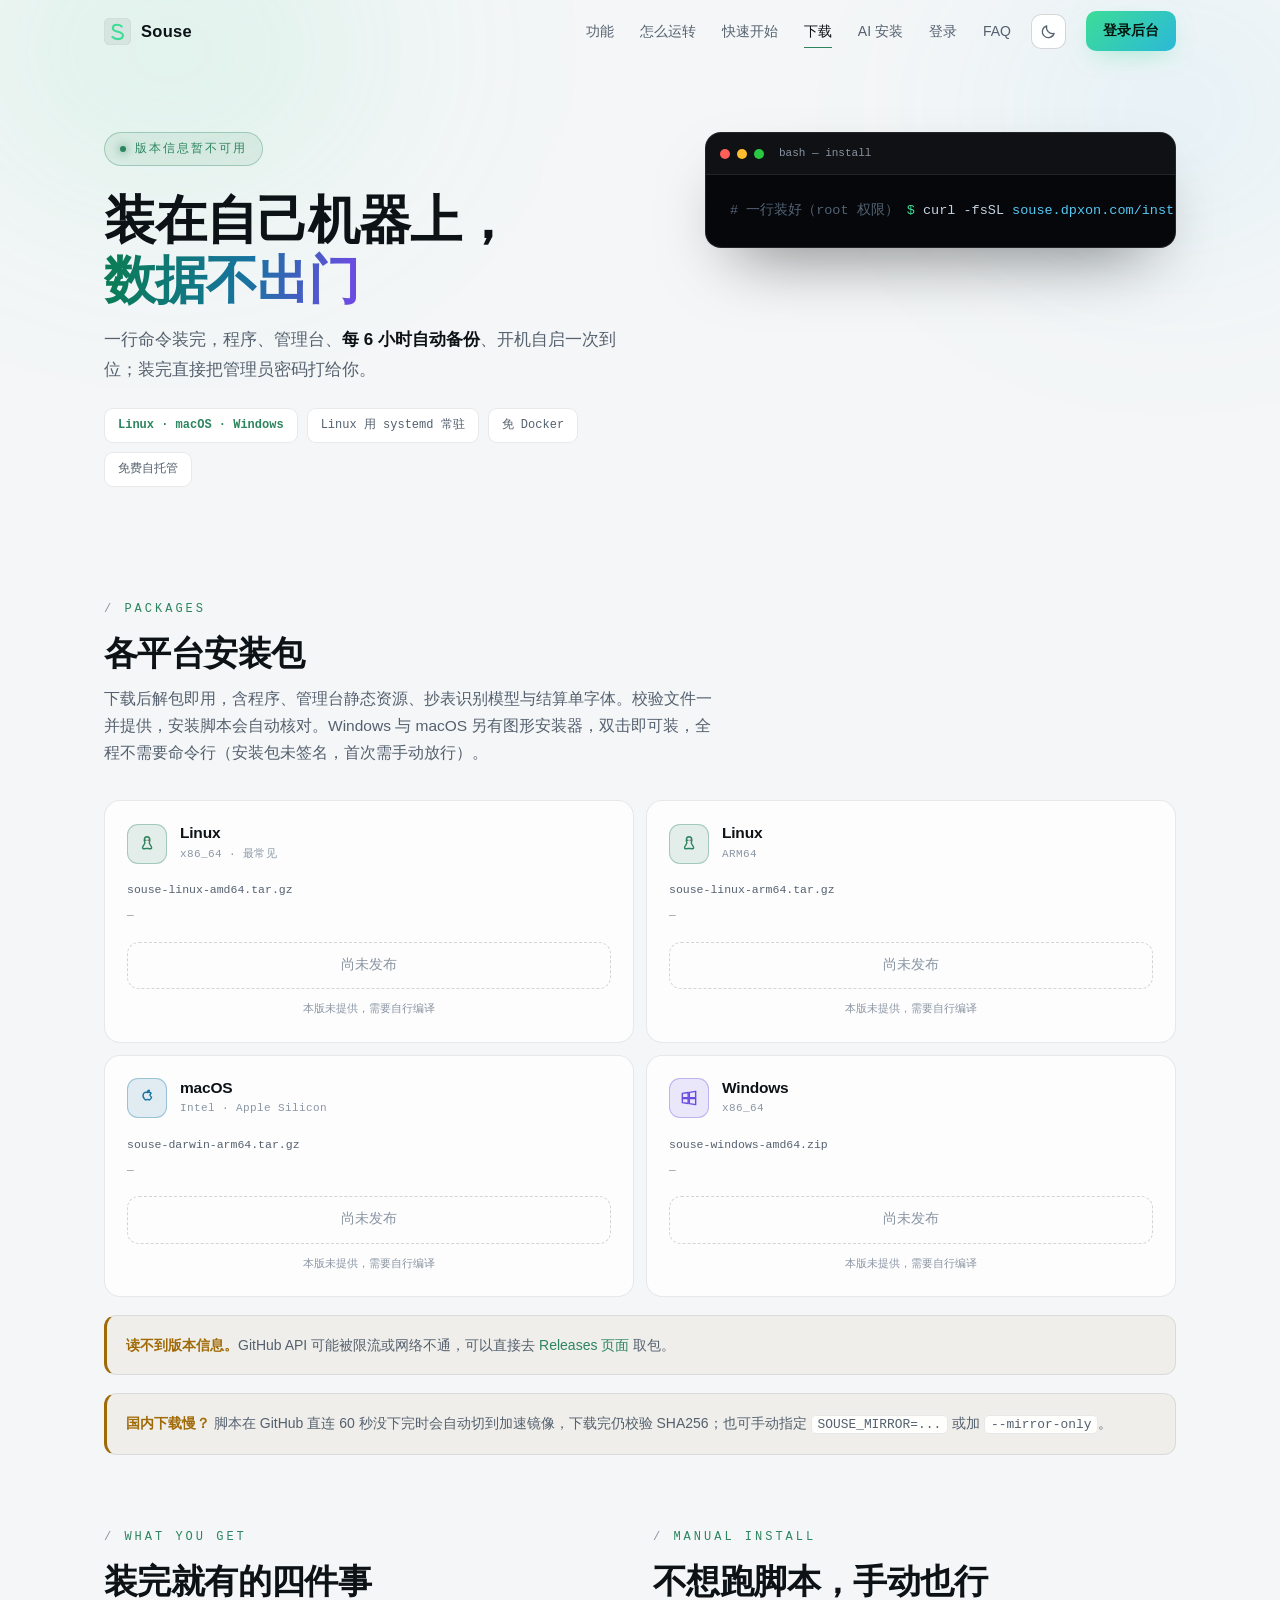
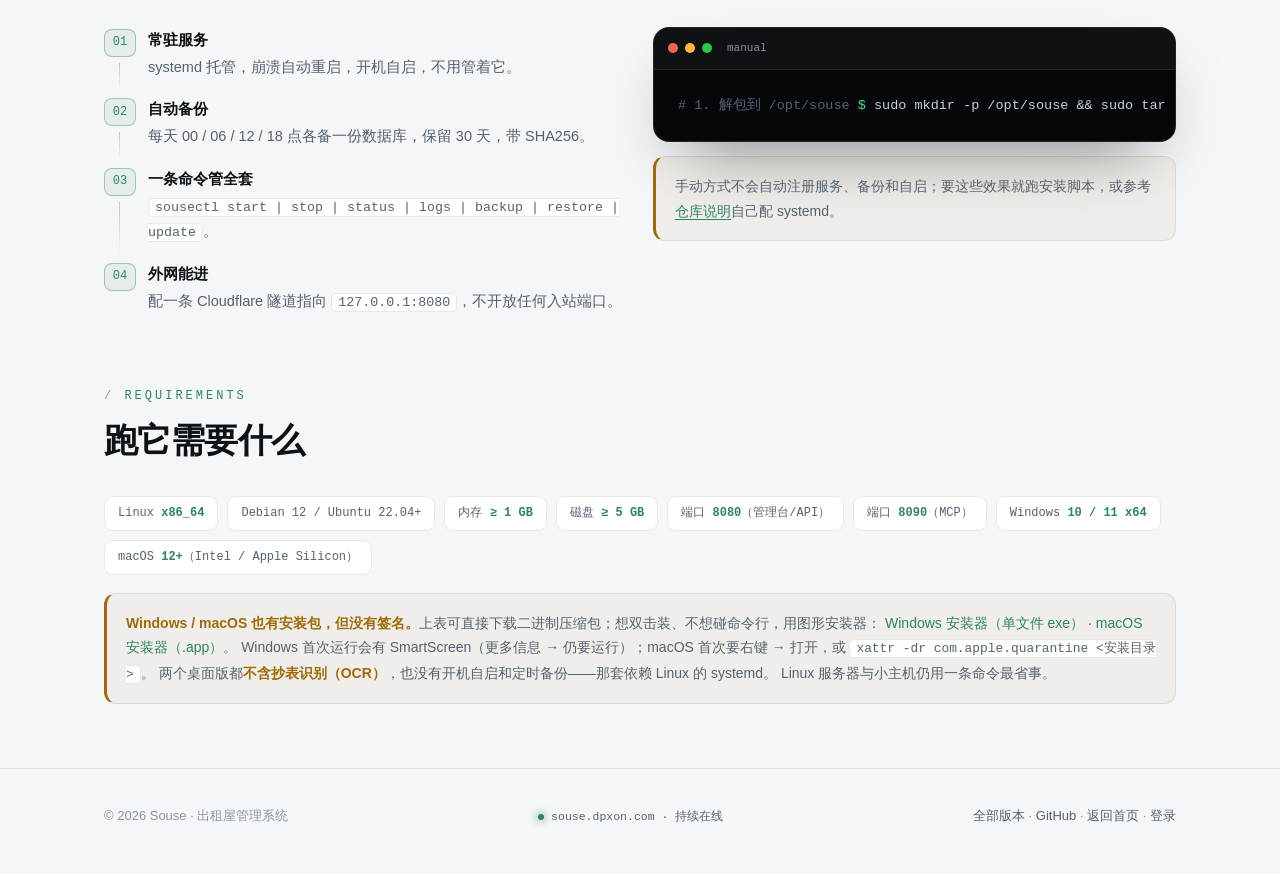
<file: downloads.html>
<!DOCTYPE html>
<html lang="zh-CN" data-theme="dark">
<head>
<meta charset="UTF-8">
<meta name="viewport" content="width=device-width, initial-scale=1.0">
<title>下载 souse · 出租屋管理系统</title>
<meta name="description" content="souse 自托管安装包下载。Linux 一行命令安装，程序 / 管理台 / 自动备份 / 开机自启一次到位。">
<meta name="theme-color" content="#060809">
<meta property="og:title" content="下载 souse · 出租屋管理系统">
<meta property="og:description" content="Linux 一行命令安装，数据留在自己机器上。">
<meta property="og:image" content="https://souse.dpxon.com/og-image.png">
<link rel="icon" href="data:image/svg+xml,%3Csvg xmlns='http://www.w3.org/2000/svg' viewBox='0 0 64 64'%3E%3Crect width='64' height='64' rx='14' fill='%230a0e13'/%3E%3Cpath d='M42 20c-3-3-7-4-11-4-6 0-10 3-10 8 0 11 24 6 24 17 0 6-5 9-12 9-5 0-10-2-13-5' fill='none' stroke='%233DDC97' stroke-width='5' stroke-linecap='round'/%3E%3C/svg%3E">
<script>
/* 主题预置：与首页同源（localStorage: souse-theme），防闪烁 */
(function(){try{var t=localStorage.getItem('souse-theme');
if(t!=='dark'&&t!=='light')t=matchMedia('(prefers-color-scheme: light)').matches?'light':'dark';
document.documentElement.dataset.theme=t;
document.querySelector('meta[name=theme-color]').setAttribute('content',t==='light'?'#f4f6f7':'#060809');}
catch(e){document.documentElement.dataset.theme='dark';}})();
</script>
<style>
:root{
  --bg:#060809; --navbg:rgba(6,8,9,.72); --strip:rgba(255,255,255,.014);
  --card:rgba(255,255,255,.028); --card-hover:rgba(255,255,255,.05);
  --chip:rgba(255,255,255,.03); --tile:rgba(255,255,255,.03);
  --line:rgba(255,255,255,.075); --line-strong:rgba(255,255,255,.14);
  --ink:#eef2f6; --mut:#8b98a9; --dim:#5d6b7c;
  --acc-500:#3DDC97; --acc-700:#2D855F; --acc:var(--acc-500);
  --sky-i:#56c8f5; --violet-i:#a78bfa; --amber-i:#f6c56b; --rose-i:#fb7185;
  --grad:linear-gradient(100deg,#3ddc97 5%,#56c8f5 55%,#a78bfa 95%);
  --g1:radial-gradient(closest-side,rgba(61,220,151,.16),transparent);
  --g2:radial-gradient(closest-side,rgba(86,200,245,.13),transparent);
  --win-a:#0d1116; --win-b:#0a0e12;
  --mono:ui-monospace,SFMono-Regular,"SF Mono",Menlo,Consolas,"Liberation Mono",monospace;
  color-scheme:dark;
}
[data-theme=light]{
  --bg:#f4f6f7; --navbg:rgba(244,246,247,.78); --strip:rgba(8,16,24,.018);
  --card:rgba(255,255,255,.8); --card-hover:#ffffff;
  --chip:rgba(255,255,255,.92); --tile:rgba(8,16,24,.032);
  --line:rgba(8,16,24,.09); --line-strong:rgba(8,16,24,.17);
  --ink:#0d1216; --mut:#55616f; --dim:#8a95a3;
  --acc:var(--acc-700); --sky-i:#17739f; --violet-i:#6a4de0; --amber-i:#a06a06; --rose-i:#d42d4b;
  --grad:linear-gradient(100deg,#0b7c57 5%,#17739f 55%,#6a4de0 95%);
  --win-a:#ffffff; --win-b:#f2f4f5;
  color-scheme:light;
}
*{box-sizing:border-box;margin:0;padding:0}
html{scroll-behavior:smooth}
body{background:var(--bg);color:var(--ink);line-height:1.75;-webkit-font-smoothing:antialiased;overflow-x:hidden;
  font-family:-apple-system,BlinkMacSystemFont,"Segoe UI","PingFang SC","Hiragino Sans GB","Microsoft YaHei",sans-serif}
a{color:inherit;text-decoration:none}
::selection{background:color-mix(in srgb,var(--acc) 28%,transparent)}
.wrap{max-width:1120px;margin:0 auto;padding:0 24px}
body::after{content:"";position:fixed;inset:0;z-index:999;pointer-events:none;opacity:.5;mix-blend-mode:overlay;
  background-image:url("data:image/svg+xml,%3Csvg xmlns='http://www.w3.org/2000/svg' width='140' height='140'%3E%3Cfilter id='n'%3E%3CfeTurbulence type='fractalNoise' baseFrequency='.9' numOctaves='2'/%3E%3CfeColorMatrix values='0 0 0 0 1 0 0 0 0 1 0 0 0 0 1 0 0 0 .05 0'/%3E%3C/filter%3E%3Crect width='140' height='140' filter='url(%23n)'/%3E%3C/svg%3E")}
[data-theme=light] body::after{display:none}

/* ── 玻璃导航（同首页） ── */
nav{position:fixed;top:0;left:0;right:0;z-index:100;transition:.3s;border-bottom:1px solid transparent}
nav.on{background:var(--navbg);backdrop-filter:blur(16px);-webkit-backdrop-filter:blur(16px);border-bottom-color:var(--line)}
.nav-in{display:flex;align-items:center;height:62px;gap:28px}
.logo{display:flex;align-items:center;gap:10px;font-weight:750;font-size:16.5px;letter-spacing:.3px}
.logo svg{width:27px;height:27px}
.nav-r{margin-left:auto;display:flex;align-items:center;gap:20px}
.nav-links{display:flex;gap:26px;font-size:14px;color:var(--mut)}
.nav-links a{position:relative;transition:.2s}
.nav-links a:hover{color:var(--ink)}
.nav-links a[aria-current]{color:var(--ink)}
.nav-links a::after{content:"";position:absolute;left:0;right:100%;bottom:-5px;height:1.5px;background:var(--acc);transition:.25s}
.nav-links a:hover::after,.nav-links a[aria-current]::after{right:0}
.tt{width:35px;height:35px;border-radius:10px;border:1px solid var(--line-strong);background:var(--chip);color:var(--mut);
  display:grid;place-items:center;cursor:pointer;transition:.2s;padding:0;flex:none}
.tt:hover{color:var(--ink);border-color:color-mix(in srgb,var(--acc) 50%,transparent);transform:translateY(-1px)}
.tt svg{width:17px;height:17px;stroke:currentColor;fill:none;stroke-width:1.7;stroke-linecap:round;stroke-linejoin:round}
.tt .i-moon{display:none}
[data-theme=light] .tt .i-moon{display:block}
[data-theme=light] .tt .i-sun{display:none}
.btn{display:inline-flex;align-items:center;justify-content:center;gap:9px;font-weight:650;border-radius:12px;transition:.18s;cursor:pointer;border:none;font-family:inherit}
.btn-p{background:linear-gradient(135deg,#3ddc97,#2bb9d9);color:#04150e;padding:13px 28px;font-size:15px;box-shadow:0 8px 26px -10px rgba(61,220,151,.55)}
.btn-p:hover{transform:translateY(-2px);box-shadow:0 14px 34px -10px rgba(61,220,151,.65)}
.btn-g{border:1px solid var(--line-strong);color:var(--ink);padding:12.5px 26px;font-size:15px;background:var(--chip)}
.btn-g:hover{border-color:color-mix(in srgb,var(--ink) 35%,transparent);background:var(--card-hover)}
.btn-s{font-size:13.5px;padding:8px 17px;border-radius:10px}
.mm{display:none}
.mm svg{width:17px;height:17px;stroke:currentColor;fill:none;stroke-width:1.8;stroke-linecap:round}
@media(max-width:680px){
  .nav-in{gap:10px}.nav-r{gap:10px}.mm{display:grid}
  .tt,.mm{width:36px;height:36px;border-radius:10px}
  .nav-r .btn-s{height:36px;padding:0 13px;font-size:13px}
  .nav-links{position:absolute;top:62px;left:0;right:0;flex-direction:column;gap:0;display:none;
    padding:4px 24px 8px;background:color-mix(in srgb,var(--navbg) 15%,var(--bg));backdrop-filter:blur(20px);-webkit-backdrop-filter:blur(20px);
    box-shadow:0 14px 34px -10px rgba(0,0,0,.28);border-bottom:1px solid var(--line)}
  nav.open .nav-links{display:flex}
  nav.open{background:var(--navbg);backdrop-filter:blur(16px);-webkit-backdrop-filter:blur(16px);border-bottom-color:var(--line)}
  .nav-links a{padding:13px 2px;font-size:15px;color:var(--ink);border-bottom:1px solid var(--line)}
  .nav-links a:last-child{border-bottom:none}
  .nav-links a::after{display:none}
}

/* ── 页头 ── */
.hero{position:relative;padding:132px 0 48px;overflow:hidden}
.hero .glow{position:absolute;border-radius:50%;filter:blur(90px);pointer-events:none}
.g1{width:620px;height:460px;top:-180px;left:-140px;background:var(--g1)}
.g2{width:520px;height:400px;top:-90px;right:-150px;background:var(--g2)}
.hero-grid{position:relative;display:grid;grid-template-columns:1.08fr .92fr;gap:48px;align-items:start}
.hero-grid>div,.two>div{min-width:0}
@media(max-width:940px){.hero-grid{grid-template-columns:1fr;gap:34px}.hero{padding-top:110px}}
.kicker{display:inline-flex;align-items:center;gap:9px;font-family:var(--mono);font-size:11.5px;letter-spacing:2px;color:var(--acc);
  background:color-mix(in srgb,var(--acc) 9%,transparent);border:1px solid color-mix(in srgb,var(--acc) 33%,transparent);padding:6px 15px;border-radius:99px}
.kicker .dot{width:6px;height:6px;border-radius:50%;background:var(--acc);box-shadow:0 0 8px var(--acc);animation:pulse 2.2s infinite}
@keyframes pulse{0%,100%{opacity:1}50%{opacity:.35}}
h1{font-size:clamp(32px,4.6vw,52px);line-height:1.16;margin:24px 0 14px;font-weight:850;letter-spacing:-1px}
h1 .grad{background:var(--grad);-webkit-background-clip:text;background-clip:text;color:transparent}
.hero-sub{font-size:clamp(15px,2vw,17px);color:var(--mut);max-width:520px}
.hero-sub b{color:var(--ink);font-weight:650}
.hero-meta{display:flex;gap:9px;flex-wrap:wrap;margin-top:24px}
.meta{font-family:var(--mono);font-size:12px;color:var(--mut);border:1px solid var(--line);background:var(--chip);border-radius:9px;padding:6px 13px;transition:.2s}
.meta:hover{border-color:color-mix(in srgb,var(--acc) 45%,transparent);color:var(--ink)}
.meta b{color:var(--acc);font-weight:650}
@media(max-width:680px){.hero-meta{display:grid;grid-template-columns:1fr 1fr;gap:8px}.meta{text-align:center}}

/* ── 终端块 ── */
.term{min-width:0;max-width:100%;background:#05070a;border:1px solid rgba(255,255,255,.12);border-radius:16px;overflow:hidden;box-shadow:0 30px 70px -30px rgba(0,0,0,.6)}
.win-bar{display:flex;align-items:center;gap:7px;padding:11px 14px;border-bottom:1px solid var(--line);background:var(--tile)}
.win-bar i{width:10px;height:10px;border-radius:50%;background:#3a4048}
.win-bar i:nth-child(1){background:#ff5f57}.win-bar i:nth-child(2){background:#febc2e}.win-bar i:nth-child(3){background:#28c840}
.win-bar span{margin-left:8px;font-family:var(--mono);font-size:11px;color:var(--dim)}
.term .win-bar{background:rgba(255,255,255,.04);border-bottom-color:rgba(255,255,255,.08)}
.term-body{padding:22px 24px;font-family:var(--mono);font-size:13.5px;line-height:2.05;color:#c5d2e0;overflow-x:auto;white-space:nowrap}
.term-body .c{color:#526274}
.term-body .p{color:#3ddc97}
.term-body .u{color:#56c8f5}
.term-body .ok{color:#3ddc97}
.term-body::-webkit-scrollbar{height:6px}
.term-body::-webkit-scrollbar-thumb{background:rgba(255,255,255,.18);border-radius:3px}
.term-body::-webkit-scrollbar-track{background:transparent}

/* ── 卡片 ── */
section{padding:64px 0;position:relative}
.sec-k{font-family:var(--mono);font-size:12px;color:var(--acc);letter-spacing:3px;text-transform:uppercase}
.sec-k::before{content:"/ ";color:var(--dim)}
h2{font-size:clamp(24px,3.2vw,34px);margin:12px 0 10px;font-weight:800;letter-spacing:-.6px;line-height:1.25}
.sec-d{color:var(--mut);max-width:620px;font-size:15.5px}
.sec-h{margin-bottom:34px}
.dl-grid{display:grid;grid-template-columns:repeat(2,1fr);gap:12px}
@media(max-width:720px){.dl-grid{grid-template-columns:1fr}}
.dl{position:relative;background:var(--card);border:1px solid var(--line);border-radius:16px;padding:22px;display:flex;flex-direction:column;transition:.25s;overflow:hidden}
.dl:hover{border-color:var(--line-strong);background:var(--card-hover);transform:translateY(-3px)}
.dl.primary{border-color:color-mix(in srgb,var(--acc) 42%,transparent);background:linear-gradient(180deg,color-mix(in srgb,var(--acc) 7%,transparent),var(--card))}
.dl-top{display:flex;align-items:center;gap:13px;margin-bottom:16px}
.ic{width:40px;height:40px;border-radius:11px;display:flex;align-items:center;justify-content:center;flex:none;
  background:color-mix(in srgb,var(--gc,var(--acc)) 12%,transparent);border:1px solid color-mix(in srgb,var(--gc,var(--acc)) 35%,transparent)}
.ic svg{width:20px;height:20px;stroke:var(--gc,var(--acc));fill:none;stroke-width:1.7;stroke-linecap:round;stroke-linejoin:round}
.dl h3{font-size:15.5px;font-weight:720;letter-spacing:-.2px;line-height:1.35}
.dl .arch{font-family:var(--mono);font-size:11px;color:var(--dim);letter-spacing:.4px;display:block;margin-top:1px}
.fname{font-family:var(--mono);font-size:11.5px;color:var(--mut);word-break:break-all;margin-bottom:6px}
.fsize{font-family:var(--mono);font-size:11px;color:var(--dim);margin-bottom:16px}
.dl .btn{width:100%}
.soon{border:1px dashed var(--line-strong);color:var(--dim);border-radius:12px;padding:11px 16px;font-size:13.5px;text-align:center;font-family:var(--mono)}
.dl .sha{margin-top:11px;font-family:var(--mono);font-size:11px;color:var(--dim);text-align:center}
.dl .sha a{color:var(--acc);text-decoration:underline;text-underline-offset:3px}
.skeleton{height:186px;border-radius:16px;border:1px solid var(--line);background:var(--card);
  background-image:linear-gradient(100deg,transparent 30%,var(--card-hover) 50%,transparent 70%);background-size:220% 100%;animation:shine 1.5s infinite}
@keyframes shine{to{background-position:-120% 0}}

/* ── 说明块 ── */
.note{border:1px solid var(--line);border-left:3px solid var(--amber-i);background:color-mix(in srgb,var(--amber-i) 5%,transparent);border-radius:12px;padding:17px 19px;font-size:14px;color:var(--mut)}
.note b{color:var(--amber-i)}
.note+.note{margin-top:12px}
code{font-family:var(--mono);font-size:.92em;background:var(--chip);border:1px solid var(--line);border-radius:5px;padding:1px 6px;word-break:break-all}
ol.why{list-style:none;counter-reset:s;display:grid;gap:16px;margin-top:6px}
ol.why li{counter-increment:s;position:relative;padding-left:44px;font-size:14.5px;color:var(--mut)}
ol.why li::before{content:counter(s,decimal-leading-zero);position:absolute;left:0;top:2px;font-family:var(--mono);font-size:12px;color:var(--acc);
  border:1px solid color-mix(in srgb,var(--acc) 40%,transparent);background:color-mix(in srgb,var(--acc) 7%,transparent);width:30px;height:26px;border-radius:8px;display:flex;align-items:center;justify-content:center}
ol.why li b{color:var(--ink);font-weight:680;display:block;margin-bottom:2px;font-size:15px}
ol.why li::after{content:"";position:absolute;left:15px;top:36px;bottom:-10px;width:1px;background:linear-gradient(180deg,color-mix(in srgb,var(--acc) 35%,transparent),transparent)}
ol.why li:last-child::after{display:none}
.two{display:grid;grid-template-columns:1fr 1fr;gap:26px;align-items:start}
@media(max-width:880px){.two{grid-template-columns:1fr}}

footer{border-top:1px solid var(--line);padding:36px 0 46px;color:var(--dim);font-size:13px}
.foot-in{display:flex;justify-content:space-between;gap:16px;flex-wrap:wrap;align-items:center}
.foot-in a{color:var(--mut);transition:.2s}
.foot-in a:hover{color:var(--acc)}
.status{display:inline-flex;align-items:center;gap:7px;font-family:var(--mono);font-size:11.5px;color:var(--mut)}
.status i{width:6px;height:6px;border-radius:50%;background:var(--acc);box-shadow:0 0 8px var(--acc)}
.rv{opacity:0;transform:translateY(22px);transition:opacity .7s cubic-bezier(.2,.65,.3,1),transform .7s cubic-bezier(.2,.65,.3,1)}
.rv.on{opacity:1;transform:none}
@media(prefers-reduced-motion:reduce){.rv{opacity:1;transform:none;transition:none}.kicker .dot,.skeleton{animation:none}html{scroll-behavior:auto}}
</style>
</head>
<body>

<nav id="nav">
  <div class="wrap nav-in">
    <a class="logo" href="index.html">
      <svg viewBox="0 0 64 64"><rect width="64" height="64" rx="15" fill="currentColor" opacity=".06"/><rect width="64" height="64" rx="15" fill="none" stroke="rgba(128,128,128,.35)"/><path d="M42 20c-3-3-7-4-11-4-6 0-10 3-10 8 0 11 24 6 24 17 0 6-5 9-12 9-5 0-10-2-13-5" fill="none" stroke="#3DDC97" stroke-width="5" stroke-linecap="round"/></svg>
      Souse
    </a>
    <div class="nav-r">
      <div class="nav-links">
        <a href="index.html#features">功能</a>
        <a href="index.html#arch">怎么运转</a>
        <a href="index.html#start">快速开始</a>
        <a href="downloads.html" aria-current="page">下载</a>
        <a href="agent.html">AI 安装</a>
        <a href="/login">登录</a>
        <a href="index.html#faq">FAQ</a>
      </div>
      <button class="tt" id="tt" title="切换 黑 / 白 主题" aria-label="切换黑白主题">
        <svg class="i-sun" viewBox="0 0 24 24"><circle cx="12" cy="12" r="4"/><path d="M12 2.5v2.5M12 19v2.5M2.5 12H5M19 12h2.5M5 5l1.8 1.8M17.2 17.2 19 19M19 5l-1.8 1.8M6.8 17.2 5 19"/></svg>
        <svg class="i-moon" viewBox="0 0 24 24"><path d="M20 14.5A8.5 8.5 0 0 1 9.5 4 8.5 8.5 0 1 0 20 14.5Z"/></svg>
      </button>
      <a class="btn btn-p btn-s" href="/login">登录后台</a>
      <button class="tt mm" id="mm" title="菜单" aria-label="打开菜单" aria-expanded="false">
        <svg viewBox="0 0 24 24"><path d="M4 7h16M4 12h16M4 17h16"/></svg>
      </button>
    </div>
  </div>
</nav>

<header class="hero">
  <div class="glow g1"></div><div class="glow g2"></div>
  <div class="wrap hero-grid">
    <div>
      <span class="kicker"><span class="dot"></span><span id="ver">读取中</span></span>
      <h1>装在自己机器上，<br><span class="grad">数据不出门</span></h1>
      <p class="hero-sub">一行命令装完，程序、管理台、<b>每 6 小时自动备份</b>、开机自启一次到位；装完直接把管理员密码打给你。</p>
      <div class="hero-meta">
        <span class="meta"><b>Linux · macOS · Windows</b></span>
        <span class="meta">Linux 用 systemd 常驻</span>
        <span class="meta">免 Docker</span>
        <span class="meta">免费自托管</span>
      </div>
    </div>
    <div>
      <div class="term">
        <div class="win-bar"><i></i><i></i><i></i><span>bash — install</span></div>
        <div class="term-body">
<span class="c"># 一行装好（root 权限）</span>
<span class="p">$</span> curl -fsSL <span class="u">souse.dpxon.com/install.sh</span> | sudo sh
<span class="ok">✓ SHA256 校验通过</span>
<span class="ok">✓ 服务已运行 → http://&lt;本机IP&gt;:8080</span>
<span class="ok">✓ 管理员 admin   初始密码 ********</span>

<span class="c"># 之后日常</span>
<span class="p">$</span> sudo sousectl status
        </div>
      </div>
    </div>
  </div>
</header>

<section id="packages">
  <div class="wrap">
    <div class="sec-h rv">
      <div class="sec-k">Packages</div>
      <h2>各平台安装包</h2>
      <p class="sec-d">下载后解包即用，含程序、管理台静态资源、抄表识别模型与结算单字体。校验文件一并提供，安装脚本会自动核对。Windows 与 macOS 另有图形安装器，双击即可装，全程不需要命令行（安装包未签名，首次需手动放行）。</p>
    </div>
    <div class="dl-grid" id="grid">
      <div class="skeleton"></div><div class="skeleton"></div><div class="skeleton"></div>
    </div>
    <div class="note rv" style="margin-top:18px">
      <b>国内下载慢？</b> 脚本在 GitHub 直连 60 秒没下完时会自动切到加速镜像，下载完仍校验 SHA256；也可手动指定 <code>SOUSE_MIRROR=...</code> 或加 <code>--mirror-only</code>。
    </div>
  </div>
</section>

<section id="what" style="padding-top:8px">
  <div class="wrap two">
    <div class="rv">
      <div class="sec-h" style="margin-bottom:24px">
        <div class="sec-k">What you get</div>
        <h2>装完就有的四件事</h2>
      </div>
      <ol class="why">
        <li><b>常驻服务</b>systemd 托管，崩溃自动重启，开机自启，不用管着它。</li>
        <li><b>自动备份</b>每天 00 / 06 / 12 / 18 点各备一份数据库，保留 30 天，带 SHA256。</li>
        <li><b>一条命令管全套</b><code>sousectl start | stop | status | logs | backup | restore | update</code>。</li>
        <li><b>外网能进</b>配一条 Cloudflare 隧道指向 <code>127.0.0.1:8080</code>，不开放任何入站端口。</li>
      </ol>
    </div>
    <div class="rv">
      <div class="sec-h" style="margin-bottom:24px">
        <div class="sec-k">Manual install</div>
        <h2>不想跑脚本，手动也行</h2>
      </div>
      <div class="term">
        <div class="win-bar"><i></i><i></i><i></i><span>manual</span></div>
        <div class="term-body">
<span class="c"># 1. 解包到 /opt/souse</span>
<span class="p">$</span> sudo mkdir -p /opt/souse && sudo tar -xzf \
    souse-linux-amd64.tar.gz -C /opt/souse --strip-components=1

<span class="c"># 2. 用自带的示例配置起服务（第一个参数就是配置文件）</span>
<span class="p">$</span> cd /opt/souse
<span class="p">$</span> sudo cp config.example.yaml config.yaml
<span class="p">$</span> sudo ./610souse config.yaml
<span class="ok">✓ 初始管理员密码会打印在日志里</span>
        </div>
      </div>
      <div class="note" style="margin-top:14px">
        手动方式不会自动注册服务、备份和自启；要这些效果就跑安装脚本，或参考 <a href="https://github.com/fuweineng/souse#readme" target="_blank" rel="noopener" style="color:var(--acc);text-decoration:underline;text-underline-offset:3px">仓库说明</a>自己配 systemd。
      </div>
    </div>
  </div>
</section>

<section id="req" style="padding-top:8px">
  <div class="wrap">
    <div class="sec-h rv">
      <div class="sec-k">Requirements</div>
      <h2>跑它需要什么</h2>
    </div>
    <div class="hero-meta rv">
      <span class="meta">Linux <b>x86_64</b></span>
      <span class="meta">Debian 12 / Ubuntu 22.04+</span>
      <span class="meta">内存 <b>≥ 1 GB</b></span>
      <span class="meta">磁盘 <b>≥ 5 GB</b></span>
      <span class="meta">端口 <b>8080</b>（管理台/API）</span>
      <span class="meta">端口 <b>8090</b>（MCP）</span>
      <span class="meta">Windows <b>10 / 11 x64</b></span>
      <span class="meta">macOS <b>12+</b>（Intel / Apple Silicon）</span>
    </div>
    <div class="note rv" style="margin-top:18px">
      <b>Windows / macOS 也有安装包，但没有签名。</b>上表可直接下载二进制压缩包；想双击装、不想碰命令行，用图形安装器：
      <a href="https://github.com/fuweineng/souse/releases/download/v1.0.3/SouseSetup.exe" download style="color:var(--acc)">Windows 安装器（单文件 exe）</a> ·
      <a href="https://github.com/fuweineng/souse/releases/download/v1.0.3/souse-setup-mac.zip" download style="color:var(--acc)">macOS 安装器（.app）</a>。
      Windows 首次运行会有 SmartScreen（更多信息 → 仍要运行）；macOS 首次要右键 → 打开，或 <code>xattr -dr com.apple.quarantine &lt;安装目录&gt;</code>。
      两个桌面版都<b>不含抄表识别（OCR）</b>，也没有开机自启和定时备份——那套依赖 Linux 的 systemd。
      Linux 服务器与小主机仍用一条命令最省事。
    </div>
  </div>
</section>

<footer>
  <div class="wrap foot-in">
    <div>© 2026 Souse · 出租屋管理系统</div>
    <div class="status"><i></i>souse.dpxon.com · 持续在线</div>
    <div>
      <a href="https://github.com/fuweineng/souse/releases" target="_blank" rel="noopener">全部版本</a> ·
      <a href="https://github.com/fuweineng/souse" target="_blank" rel="noopener">GitHub</a> ·
      <a href="index.html">返回首页</a> ·
      <a href="/login">登录</a>
    </div>
  </div>
</footer>

<script>
// 玻璃导航 + 移动端菜单（与首页同一份行为）
(function(){
  const nav=document.getElementById('nav'), mm=document.getElementById('mm');
  addEventListener('scroll',()=>nav.classList.toggle('on',scrollY>24),{passive:true});
  const close=()=>{nav.classList.remove('open');mm.setAttribute('aria-expanded','false')};
  mm.addEventListener('click',()=>{const open=nav.classList.toggle('open');mm.setAttribute('aria-expanded',String(open))});
  document.querySelectorAll('.nav-links a,.nav-r .btn').forEach(a=>a.addEventListener('click',close));
  document.addEventListener('click',e=>{if(nav.classList.contains('open')&&!nav.contains(e.target))close()});
  addEventListener('keydown',e=>{if(e.key==='Escape')close()});
  nav.classList.toggle('on',scrollY>24);
})();
// 黑白主题
(function(){
  const tt=document.getElementById('tt'), meta=document.querySelector('meta[name=theme-color]');
  tt.addEventListener('click',()=>{
    const cur=document.documentElement.dataset.theme==='light'?'light':'dark';
    const next=cur==='light'?'dark':'light';
    document.documentElement.dataset.theme=next;
    meta.setAttribute('content',next==='light'?'#f4f6f7':'#060809');
    try{localStorage.setItem('souse-theme',next)}catch(e){}
    tt.setAttribute('aria-pressed',String(next==='light'));
  });
})();
// 滚动渐显
(function(){
  const io=new IntersectionObserver(es=>es.forEach(e=>{if(e.isIntersecting){e.target.classList.add('on');io.unobserve(e.target)}}),{threshold:.12,rootMargin:'0px 0px -6% 0px'});
  document.querySelectorAll('.rv').forEach(el=>io.observe(el));
})();

/* ── 平台清单（Linux 为主；Windows/macOS 提供未签名安装器） ── */
const PLATFORMS=[
  {os:'Linux', arch:'x86_64 · 最常见', files:['souse-linux-amd64.tar.gz'], primary:true, svg:'<path d="M12 3.2c2.2 0 3.4 1.7 3.4 4 0 1.6-.6 2.5-.6 3.6 0 1 1.7 2.6 2.6 5 .4 1.1-.2 1.9-1.2 1.9h-1.1c-.6 0-.9-.4-1.4-.4h-3.4c-.5 0-.8.4-1.4.4H8c-1 0-1.6-.8-1.2-1.9.9-2.4 2.6-4 2.6-5 0-1.1-.6-2-.6-3.6 0-2.3 1.2-4 3.2-4Z"/><circle cx="10.6" cy="7.4" r=".7" fill="currentColor" stroke="none"/><circle cx="13.4" cy="7.4" r=".7" fill="currentColor" stroke="none"/>'},
  {os:'Linux', arch:'ARM64', files:['souse-linux-arm64.tar.gz'], primary:false, svg:'<path d="M12 3.2c2.2 0 3.4 1.7 3.4 4 0 1.6-.6 2.5-.6 3.6 0 1 1.7 2.6 2.6 5 .4 1.1-.2 1.9-1.2 1.9h-1.1c-.6 0-.9-.4-1.4-.4h-3.4c-.5 0-.8.4-1.4.4H8c-1 0-1.6-.8-1.2-1.9.9-2.4 2.6-4 2.6-5 0-1.1-.6-2-.6-3.6 0-2.3 1.2-4 3.2-4Z"/><circle cx="10.6" cy="7.4" r=".7" fill="currentColor" stroke="none"/><circle cx="13.4" cy="7.4" r=".7" fill="currentColor" stroke="none"/>'},
  {os:'macOS', arch:'Intel · Apple Silicon', files:['souse-darwin-arm64.tar.gz','souse-darwin-amd64.tar.gz'], primary:false, gc:'--sky-i', svg:'<path d="M15.6 8.6c0-1.5 1.2-2.3 1.3-2.4-.7-1-1.8-1.2-2.2-1.2-.9-.1-1.7.5-2.2.5-.5 0-1.2-.5-2-.5-1 0-2 .6-2.6 1.6-1.1 1.9-.3 4.7.8 6.2.5.7 1.1 1.5 1.9 1.5.8 0 1.1-.5 2-.5.9 0 1.2.5 2 .5.8 0 1.4-.8 1.9-1.5.4-.6.7-1.2.9-1.8-1.9-.7-1.8-3.1-1.8-3.4Z"/><path d="M14.2 4.3c.4-.5.6-1.1.5-1.8-.6 0-1.3.4-1.7.9-.4.4-.7 1.1-.6 1.7.7.1 1.4-.3 1.8-.8Z"/>'},
  {os:'Windows', arch:'x86_64', files:['souse-windows-amd64.zip'], primary:false, gc:'--violet-i', svg:'<path d="M4 6.4l7-1v6.2l-7 .1V6.4Z"/><path d="M12.4 5.2L20 4v7.6l-7.6.1V5.2Z"/><path d="M4 12.6l7-.1v6.1l-7-1v-5Z"/><path d="M12.4 12.6l7.6-.1V20l-7.6-1.2v-6.2Z"/>'}
];

const REPO='fuweineng/souse';
const grid=document.getElementById('grid');
const verEl=document.getElementById('ver');

function fmtSize(n){return (n/1048576).toFixed(1)+' MB'}

function card(p, assets){
  const fname=(p.files||[p.file]).find(f=>assets.has(f));
  const a=fname?assets.get(fname):null;
  const sum=fname?assets.get(fname+'.sha256'):null;
  const el=document.createElement('article');
  el.className='dl'+(p.primary&&a?' primary':'');
  const style=p.gc?` style="--gc:var(${p.gc})"`:'';
  let action, sha='';
  if(a){
    action=`<a class="btn btn-p" href="${a.browser_download_url}" download>下载安装包</a>`;
    sha=`<div class="sha">${sum?`<a href="${sum.browser_download_url}" target="_blank" rel="noopener">SHA256 校验文件</a>`:'—'}</div>`;
  }else{
    action=`<div class="soon">尚未发布</div>`;
    sha=`<div class="sha">本版未提供，需要自行编译</div>`;
  }
  el.innerHTML=`
    <div class="dl-top">
      <span class="ic"${style}><svg viewBox="0 0 24 24">${p.svg}</svg></span>
      <div><h3>${p.os}</h3><span class="arch">${p.arch}</span></div>
    </div>
    <div class="fname">${fname||p.files[0]}</div>
    <div class="fsize">${a?fmtSize(a.size):'—'}</div>
    ${action}
    ${sha}`;
  return el;
}

(async function(){
  try{
    const r=await fetch(`https://api.github.com/repos/${REPO}/releases/latest`,{headers:{Accept:'application/vnd.github+json'}});
    if(!r.ok)throw new Error('HTTP '+r.status);
    const d=await r.json();
    verEl.textContent=d.tag_name+' · 最新版本';
    const assets=new Map((d.assets||[]).map(x=>[x.name,x]));
    grid.innerHTML='';
    PLATFORMS.forEach(p=>grid.appendChild(card(p,assets)));
  }catch(e){
    verEl.textContent='版本信息暂不可用';
    grid.innerHTML='';
    PLATFORMS.forEach(p=>grid.appendChild(card(p,new Map())));
    const n=document.createElement('div');
    n.className='note';n.style.marginTop='18px';
    n.innerHTML='<b>读不到版本信息。</b>GitHub API 可能被限流或网络不通，可以直接去 <a href="https://github.com/fuweineng/souse/releases" target="_blank" rel="noopener" style="color:var(--acc)">Releases 页面</a> 取包。';
    grid.after(n);
  }
})();
</script>
</body>
</html>
</file>
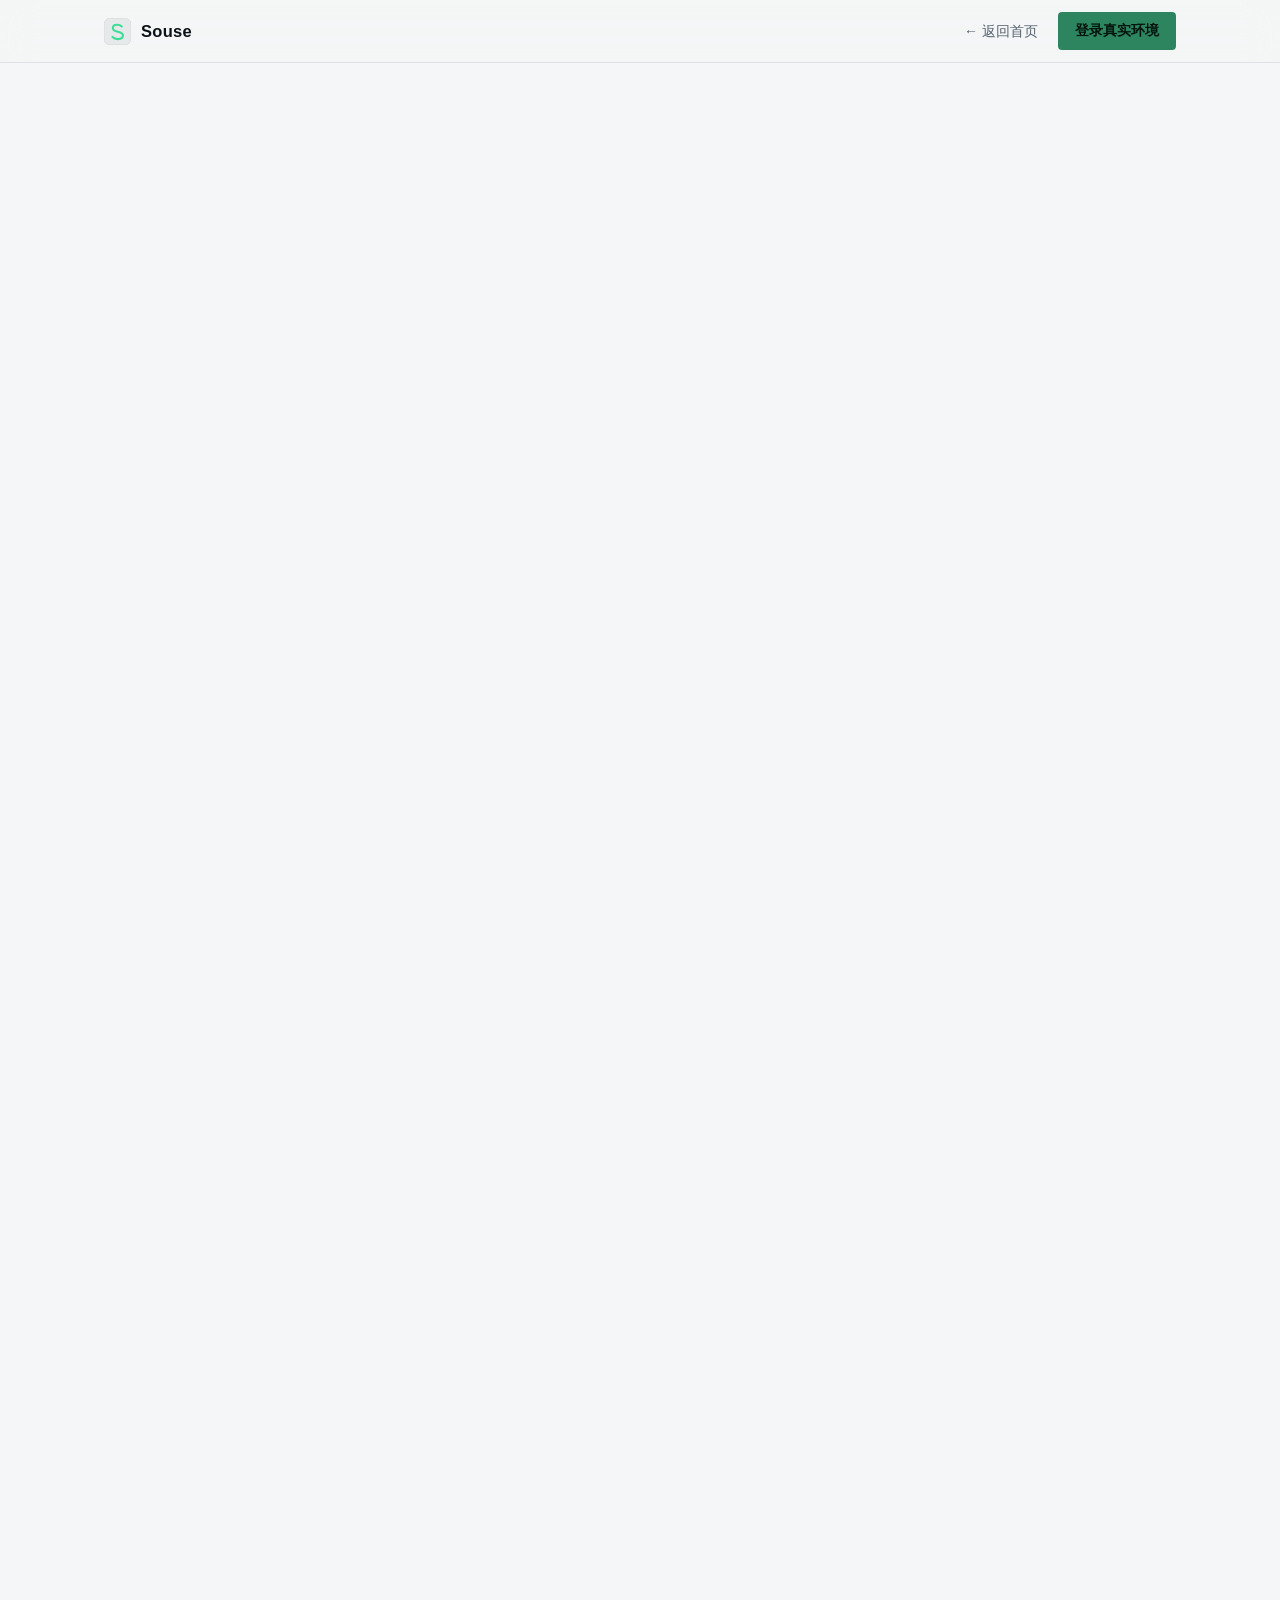
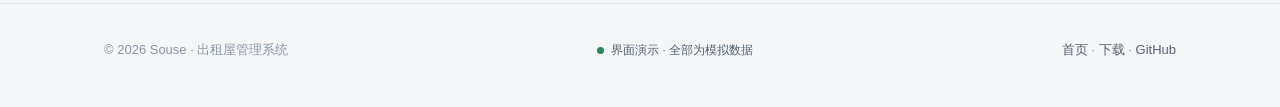
<file: playground.html>
<!DOCTYPE html>
<html lang="zh-CN">
<head>
<meta charset="UTF-8">
<meta name="viewport" content="width=device-width, initial-scale=1.0">
<meta name="theme-color" content="#060809">
<title>界面演示 · Souse</title>
<meta name="description" content="Souse 出租屋管理系统的界面演示：房态、水电抄表、电子充值、监控画面，全部在浏览器内生成模拟数据，不联网、不碰真实房源。">
<meta name="robots" content="index,follow">
<link rel="canonical" href="https://souse.dpxon.com/playground.html">
<link rel="icon" href="data:image/svg+xml,%3Csvg xmlns='http://www.w3.org/2000/svg' viewBox='0 0 64 64'%3E%3Crect width='64' height='64' rx='14' fill='%230a0e13'/%3E%3Cpath d='M42 20c-3-3-7-4-11-4-6 0-10 3-10 8 0 11 24 6 24 17 0 6-5 9-12 9-5 0-10-2-13-5' fill='none' stroke='%233DDC97' stroke-width='5' stroke-linecap='round'/%3E%3C/svg%3E">
<script>
(function(){try{var t=localStorage.getItem('souse-theme');
if(t!=='dark'&&t!=='light')t=matchMedia('(prefers-color-scheme: light)').matches?'light':'dark';
document.documentElement.dataset.theme=t;
document.querySelector('meta[name=theme-color]').setAttribute('content',t==='light'?'#f4f6f7':'#060809');}
catch(e){document.documentElement.dataset.theme='dark';}})();
</script>
<link rel="stylesheet" href="site-assets/site.css">
</head>
<body>

<nav id="nav" class="on">
  <div class="wrap nav-in">
    <a class="logo" href="index.html">
      <svg viewBox="0 0 64 64"><rect width="64" height="64" rx="15" fill="currentColor" opacity=".06"/><rect width="64" height="64" rx="15" fill="none" stroke="rgba(128,128,128,.35)"/><path d="M42 20c-3-3-7-4-11-4-6 0-10 3-10 8 0 11 24 6 24 17 0 6-5 9-12 9-5 0-10-2-13-5" fill="none" stroke="#3DDC97" stroke-width="5" stroke-linecap="round"/></svg>
      Souse
    </a>
    <div class="nav-r">
      <div class="nav-links"><a href="index.html">← 返回首页</a></div>
      <a class="btn btn-p btn-s" href="/login">登录真实环境</a>
    </div>
  </div>
</nav>

<div style="padding-top:96px">
<section id="playground">
  <div class="wrap">
    <div class="sec-h rv">
      <div class="sec-k">Playground</div>
      <h2>界面演示 <span class="pg-badge">模拟数据</span></h2>
      <p class="sec-d">下面的画面、读数、账单都是浏览器里现造的模拟数据：不联网、不碰任何真实房源。想看可登录的真实环境，去 <a href="/login" style="color:var(--acc);border-bottom:1px solid color-mix(in srgb,var(--acc) 40%,transparent)">登录</a>。</p>
    </div>

    <div class="pg-grid rv">
      <!-- 1. 虚假视频流（监控） -->
      <div class="pg-card pg-video">
        <h3>视频监控 <span class="pg-badge">演示画面</span></h3>
        <p class="pg-sub"><span id="pgCamTitle">CH01 大门</span> · 本地 NVR 接入，画面为模拟生成</p>
        <div class="pg-cam">
          <canvas id="pgCanvasMain" width="640" height="400" aria-label="模拟监控画面"></canvas>
          <div class="pg-cam-ch" id="pgCamCh">CH01 大门</div>
          <span class="pg-live"><i></i>LIVE</span>
          <div class="pg-cam-tc" id="pgCamTc">--</div>
          <div class="pg-cam-rec">REC</div>
        </div>
        <div class="pg-thumbs">
          <div class="pg-cam"><canvas id="pgCanvas2" width="320" height="240"></canvas><div class="pg-cam-ch">CH02 走廊</div></div>
          <div class="pg-cam"><canvas id="pgCanvas3" width="320" height="240"></canvas><div class="pg-cam-ch">CH03 电梯厅</div></div>
          <div class="pg-cam"><canvas id="pgCanvas4" width="320" height="240"></canvas><div class="pg-cam-ch">CH04 后门</div></div>
        </div>
      </div>

      <!-- 2. 手动抄表（模拟） -->
      <div class="pg-card">
        <h3>水电抄表 <span class="pg-badge">模拟</span></h3>
        <p class="pg-sub">选房间 → 拍照识别读数 → 自动算费进账单</p>
        <div class="pg-field">
          <label for="pgMeterRoom">房间</label>
          <select id="pgMeterRoom" class="pg-in"></select>
        </div>
        <div class="pg-readout">
          <div class="pg-ro"><div class="l">上次读数</div><div class="v" id="pgMeterLast">—</div></div>
          <div class="pg-ro"><div class="l">本次读数</div><div class="v a" id="pgMeterNow">—</div></div>
          <div class="pg-ro"><div class="l">单价（度）</div><div class="v" id="pgMeterPrice">¥0.65</div></div>
        </div>
        <div class="pg-field">
          <label for="pgMeterInput">本次电表读数（度）</label>
          <div class="pg-row">
            <input id="pgMeterInput" class="pg-in" type="number" inputmode="decimal" placeholder="输入本次读数">
            <button class="pg-btn" id="pgOcr">拍照识别</button>
          </div>
        </div>
        <div class="pg-row" style="margin-top:10px">
          <button class="pg-btn pri" id="pgMeterSubmit">生成账单</button>
        </div>
        <div class="pg-hint" id="pgMeterHint"></div>
        <div class="pg-list" id="pgBills"></div>
      </div>

      <!-- 3. 电子充值（模拟） -->
      <div class="pg-card">
        <h3>电子充值 <span class="pg-badge">模拟</span></h3>
        <p class="pg-sub">余额不足自动断网 / 断门禁，充值后自动恢复</p>
        <div class="pg-bal">
          <div class="track"><div class="fill" id="pgBalFill"></div></div>
          <div class="meta"><span>余额 <b id="pgBalVal">¥0.00</b></span><span id="pgBalState">正常</span></div>
        </div>
        <div class="pg-row" style="margin-top:12px">
          <input id="pgRechargeInput" class="pg-in" type="number" inputmode="decimal" placeholder="充值金额（元）">
          <button class="pg-btn pri" id="pgRechargeBtn">充值</button>
        </div>
        <div class="pg-row" style="margin-top:8px">
          <button class="pg-btn ghost" data-amt="50">+¥50</button>
          <button class="pg-btn ghost" data-amt="100">+¥100</button>
          <button class="pg-btn ghost" data-amt="200">+¥200</button>
          <button class="pg-btn ghost" id="pgForceDue">模拟欠费</button>
        </div>
        <div class="pg-list" id="pgRechargeLog"></div>
      </div>

      <!-- 4. 全场景切换 -->
      <div class="pg-card pg-full">
        <h3>全场景切换 <span class="pg-badge">模拟数据</span>
          <button class="pg-btn ghost pg-auto" id="pgAuto">▶ 一键自动演示</button>
        </h3>
        <p class="pg-sub">同一栋楼，换个状态，房态 / 住户 / 账单 / 水电 / 通行 / 监控 一起跟着变</p>
        <div class="pg-scenes" id="pgScenes"></div>
        <div class="pg-matrix" id="pgMatrix"></div>
        <div class="legend">
          <i class="d"></i>空置 <i class="g"></i>在租 <i class="a"></i>即将到期 <i class="r"></i>欠费逾期 <i class="v"></i>报修中 <i class="s"></i>门禁通行
        </div>
        <div class="pg-detail">
          <div class="pg-box"><div class="bt">住户卡</div><div id="pgResident"></div></div>
          <div class="pg-box"><div class="bt">账单</div><div id="pgBill"></div></div>
          <div class="pg-box"><div class="bt">水电余额</div><div id="pgUtility"></div></div>
          <div class="pg-box"><div class="bt">通行记录</div><div id="pgAccess"></div></div>
        </div>
        <p class="pg-note" id="pgSceneNote"></p>
      </div>
    </div>
  </div>
</section>
</div>

<footer>
  <div class="wrap foot-in">
    <div>© 2026 Souse · 出租屋管理系统</div>
    <div class="status"><i></i>界面演示 · 全部为模拟数据</div>
    <div><a href="index.html">首页</a> · <a href="downloads.html">下载</a> · <a href="https://github.com/fuweineng/souse" target="_blank" rel="noopener">GitHub</a></div>
  </div>
</footer>

<script>
/* ═══════════ Playground 交互演示（纯前端模拟：无网络请求、无外部资源、内存状态） ═══════════ */
(function(){
  'use strict';
  if(!document.getElementById('playground'))return;
  var $=function(id){return document.getElementById(id)};
  var money=function(n){return '¥'+Number(n).toLocaleString('zh-CN',{minimumFractionDigits:2,maximumFractionDigits:2})};
  var clock=function(){
    var d=new Date(),p=function(n){return String(n).padStart(2,'0')};
    return p(d.getHours())+':'+p(d.getMinutes());
  };
  var stamp=function(){
    var d=new Date(),p=function(n){return String(n).padStart(2,'0')};
    return d.getFullYear()+'-'+p(d.getMonth()+1)+'-'+p(d.getDate())+' '+p(d.getHours())+':'+p(d.getMinutes())+':'+p(d.getSeconds());
  };
  var reduced=window.matchMedia&&matchMedia('(prefers-reduced-motion: reduce)').matches;

  /* ─────────── 1. 监控画面：Canvas 合成假视频流 ─────────── */
  var cams=[
    {cv:$('pgCanvasMain'),ch:'CH01 大门',live:true},
    {cv:$('pgCanvas2'),ch:'CH02 走廊'},
    {cv:$('pgCanvas3'),ch:'CH03 电梯厅'},
    {cv:$('pgCanvas4'),ch:'CH04 后门'}
  ].filter(function(c){return c.cv});
  function fit(cv){
    var r=cv.getBoundingClientRect();
    var w=Math.max(160,Math.round(r.width)||320),h=Math.max(110,Math.round(r.height)||200);
    var dpr=Math.min(window.devicePixelRatio||1,2);
    if(cv.width!==w*dpr||cv.height!==h*dpr){cv.width=w*dpr;cv.height=h*dpr;}
    var ctx=cv.getContext('2d');
    ctx.setTransform(dpr,0,0,dpr,0,0);
    return {ctx:ctx,w:w,h:h};
  }
  function drawFeed(ctx,w,h,t){
    ctx.clearRect(0,0,w,h);
    var bg=ctx.createLinearGradient(0,0,0,h);
    bg.addColorStop(0,'#0e1a16');bg.addColorStop(1,'#040807');
    ctx.fillStyle=bg;ctx.fillRect(0,0,w,h);
    /* 门框轮廓 */
    ctx.fillStyle='rgba(160,210,190,.05)';
    ctx.fillRect(w*.28,h*.30,w*.44,h*.62);
    ctx.strokeStyle='rgba(150,220,190,.12)';ctx.lineWidth=1;
    ctx.strokeRect(w*.28,h*.30,w*.44,h*.62);
    /* 移动扫描带 */
    var by=((t*40)%(h+80))-40;
    var sg=ctx.createLinearGradient(0,by,0,by+60);
    sg.addColorStop(0,'rgba(120,240,190,0)');sg.addColorStop(.5,'rgba(120,240,190,.08)');sg.addColorStop(1,'rgba(120,240,190,0)');
    ctx.fillStyle=sg;ctx.fillRect(0,by,w,60);
    /* 噪点 */
    var dots=Math.round(w*h/1500);
    for(var i=0;i<dots;i++){
      ctx.fillStyle='rgba(170,230,205,'+(Math.random()*.06).toFixed(3)+')';
      ctx.fillRect(Math.random()*w,Math.random()*h,2,2);
    }
  }
  var playing=false,raf=0,lastSmall=0;
  function frame(now){
    if(!playing)return;
    var f=fit(cams[0].cv);drawFeed(f.ctx,f.w,f.h,now/1000);
    if(now-lastSmall>420){lastSmall=now;for(var i=1;i<cams.length;i++){var s=fit(cams[i].cv);drawFeed(s.ctx,s.w,s.h,now/1000+i);}}
    var tc=$('pgCamTc');if(tc)tc.textContent=stamp();
    /* 缩略图时间戳由主时间驱动；小图不显示时间戳 */
    raf=requestAnimationFrame(frame);
  }
  function startCam(){
    if(reduced){for(var i=0;i<cams.length;i++){var f=fit(cams[i].cv);drawFeed(f.ctx,f.w,f.h,1+i);}var tc=$('pgCamTc');if(tc)tc.textContent=stamp();return;}
    if(!playing){playing=true;lastSmall=0;raf=requestAnimationFrame(frame);}
  }
  function stopCam(){playing=false;cancelAnimationFrame(raf);}
  if('IntersectionObserver' in window){
    var camIO=new IntersectionObserver(function(es){es.forEach(function(e){e.isIntersecting?startCam():stopCam();})},{threshold:.05});
    camIO.observe($('pgCanvasMain'));
  }else startCam();

  /* ─────────── 2. 手动抄表（模拟） ─────────── */
  var meterRooms={
    'A-101':{last:1230.5},'A-102':{last:980.0},'A-103':{last:1520.0},
    'A-202':{last:2100.0},'B-305':{last:640.0}
  };
  var PRICE=0.65;
  var sel=$('pgMeterRoom');
  Object.keys(meterRooms).forEach(function(r){var o=document.createElement('option');o.value=r;o.textContent=r;sel.appendChild(o);});
  function meterLoad(){
    var r=sel.value,st=meterRooms[r];
    $('pgMeterLast').textContent=st.last.toFixed(1);
    $('pgMeterNow').textContent='—';
    $('pgMeterInput').value='';
    $('pgMeterHint').className='pg-hint';$('pgMeterHint').textContent='';
  }
  sel.addEventListener('change',meterLoad);
  $('pgOcr').addEventListener('click',function(){
    var st=meterRooms[sel.value];
    var hint=$('pgMeterHint');
    hint.className='pg-hint';hint.textContent='识别中…';
    var btn=this;btn.disabled=true;
    setTimeout(function(){
      var guess=Math.round(st.last+(20+Math.random()*60));
      $('pgMeterInput').value=guess;
      hint.className='pg-hint ok';hint.textContent='识别到 '+guess+' 度（模拟 OCR）';
      btn.disabled=false;
    },420);
  });
  function addBill(room,usage,cost,isFirst){
    var list=$('pgBills');
    if(isFirst){list.innerHTML='';}
    var row=document.createElement('div');row.className='row';
    row.innerHTML='<span>'+room+' · 电费 '+usage+' 度</span><span class="amt g">'+money(cost)+'</span>';
    list.insertBefore(row,list.firstChild);
  }
  var billCount=0;
  $('pgMeterSubmit').addEventListener('click',function(){
    var room=sel.value,st=meterRooms[room];
    var hint=$('pgMeterHint');
    var now=parseFloat($('pgMeterInput').value);
    if(!isFinite(now)||now<=st.last){
      hint.className='pg-hint err';
      hint.textContent=(!isFinite(now)?'请先输入本次读数':'读数需大于上次读数 '+st.last.toFixed(1)+' 度');
      return;
    }
    var usage=Math.round((now-st.last)*10)/10;
    var cost=Math.round(usage*PRICE*100)/100;
    st.last=now;                       /* 该房上次读数前移 */
    $('pgMeterLast').textContent=now.toFixed(1);
    $('pgMeterNow').textContent=now.toFixed(1);
    addBill(room,usage,cost,billCount===0);billCount++;
    hint.className='pg-hint ok';
    hint.textContent=room+' 本月电费 '+money(cost)+'（用量 '+usage+' 度 × '+money(PRICE)+'）已入账';
  });
  meterLoad();

  /* ─────────── 3. 电子充值（模拟） ─────────── */
  var bal=12.50,due=false,balMax=200;
  function balRender(){
    var pct=Math.max(0,Math.min(1,bal/balMax))*100;
    $('pgBalFill').style.width=pct+'%';
    $('pgBalFill').classList.toggle('low',bal<50);
    $('pgBalVal').textContent=money(bal);
    var st=$('pgBalState');
    if(bal<=0){st.textContent='欠费 · 已断网 · 断门禁';st.style.color='var(--rose-i)';}
    else if(bal<50){st.textContent='余额偏低';st.style.color='var(--amber-i)';}
    else{st.textContent='正常';st.style.color='var(--acc)';}
  }
  function logRow(html,cls){
    var list=$('pgRechargeLog');
    var row=document.createElement('div');row.className='row'+(cls?' '+cls:'');
    row.innerHTML=html;
    list.insertBefore(row,list.firstChild);
    while(list.children.length>8)list.removeChild(list.lastChild);
  }
  function setBal(v){
    var was=bal;bal=Math.round(v*100)/100;
    if(was>0&&bal<=0){due=true;logRow('<span>余额不足 → 系统自动断网 / 断门禁</span>','sys');}
    else if(was<=0&&bal>0){due=false;logRow('<span>已充值 → 网络与门禁自动恢复</span>','sys ok');}
    balRender();
  }
  function doRecharge(amt){
    if(!isFinite(amt)||amt<=0)return;
    setBal(bal+amt);
    logRow('<span>充值成功 +'+money(amt)+'</span><span class="m">'+clock()+'</span>');
  }
  $('pgRechargeBtn').addEventListener('click',function(){
    var amt=parseFloat($('pgRechargeInput').value);
    if(!isFinite(amt)||amt<=0){$('pgRechargeInput').focus();return;}
    doRecharge(amt);$('pgRechargeInput').value='';
  });
  document.querySelectorAll('.pg-btn.ghost[data-amt]').forEach(function(b){
    b.addEventListener('click',function(){doRecharge(parseFloat(b.dataset.amt));});
  });
  $('pgForceDue').addEventListener('click',function(){setBal(-bal-8.4);logRow('<span>账单逾期 3 天 · 已扣费</span><span class="m">'+clock()+'</span>');});
  balRender();

  /* ─────────── 4. 全场景切换：单一 state + render(state) ─────────── */
  var BUILDING=['A-101','A-102','A-103','A-104','A-105','A-106','A-201','A-202','A-203','A-204','A-205','A-206'];
  var LABEL={free:'空置',ok:'在租',due:'到期',bad:'逾期',repair:'报修',pass:'通行'};
  var BASE={f:'A-106',ok:'A-101',due:'A-103',bad:'A-202',repair:'A-205',pass:'A-104'};
  /* 基础房态（多数房间在租） */
  function baseRooms(){
    var m={};
    BUILDING.forEach(function(r){m[r]='ok';});
    m['A-106']='free';m['A-205']='ok';m['A-206']='free';m['A-103']='due';m['A-202']='bad';
    return m;
  }
  function roomsWith(overrides){
    var m=baseRooms();Object.keys(overrides).forEach(function(k){m[k]=overrides[k];});return m;
  }
  var SCENES={
    vacant:{label:'空置',focus:'A-106',rooms:function(){return roomsWith({'A-106':'free'});},
      resident:null,bill:[['本月账单','—',''],['押金','未收取','']],
      util:[['水','0.0 吨'],['电','0.0 度']],
      access:[['最近通行','无记录']],
      cam:'CH06 A-106 空房巡检',
      note:'房间空着，账单停发、水电归零。新租客签约后，房态自动切成「在租」，账单规则随之启动。'},
    leased:{label:'在租',focus:'A-101',rooms:function(){return roomsWith({'A-101':'ok'});},
      resident:{name:'张伟',phone:'138****6620',lease:'2026-03-01 → 2027-02-28'},
      bill:[['本月账单','¥1,860.00','g'],['状态','已结清','g']],
      util:[['水','12.4 吨'],['电','86.0 度']],
      access:[['18:22','刷卡 · 进入']],
      cam:'CH01 大门',
      note:'在租户账单按月自动生成，收租后房态标记「已收」。水电通过住户手机页随时充值，余额低于阈值提醒。'},
    expiring:{label:'即将到期',focus:'A-103',rooms:function(){return roomsWith({'A-103':'due'});},
      resident:{name:'李娜',phone:'139****3311',lease:'2025-10-25 → 2026-10-25 · 剩 7 天'},
      bill:[['本月账单','¥920.00','a'],['状态','待缴 · 合同将到期','a']],
      util:[['水','6.1 吨'],['电','41.5 度']],
      access:[['09:04','手机开门 · 进入']],
      cam:'CH01 大门',
      note:'合同进入到期提醒窗口，「即将到期」房态转黄。系统自动推送续租提醒，也可一键生成续租合同。'},
    overdue:{label:'欠费逾期',focus:'A-202',rooms:function(){return roomsWith({'A-202':'bad'});},
      resident:{name:'王强',phone:'137****8890',lease:'2025-06-01 → 2026-05-31'},
      bill:[['欠费金额','¥1,860.00','r'],['逾期','12 天','r']],
      util:[['水','-¥12.00','r'],['电','已断开','r']],
      access:[['状态','门禁已禁用','r']],
      cam:'CH01 大门',
      note:'逾期超阈值后，系统自动断网、断门禁，并发催缴通知。住户充值或补缴后，网络和门禁即时自动恢复。'},
    repair:{label:'报修中',focus:'A-205',rooms:function(){return roomsWith({'A-205':'repair'});},
      resident:{name:'赵敏',phone:'136****2200',lease:'2026-01-10 → 2027-01-09'},
      bill:[['本月账单','¥1,120.00','g'],['工单 #128','处理中','']],
      util:[['水','8.8 吨'],['电','53.0 度']],
      access:[['11:30','手机开门 · 进入']],
      cam:'CH02 走廊',
      note:'住户在手机页提交报修，生成工单流转。「报修中」房态单独标记，处理完成自动恢复，进度对住户可见。'},
    access:{label:'门禁通行',focus:'A-104',rooms:function(){return roomsWith({'A-104':'pass'});},
      resident:{name:'陈鑫',phone:'135****1177',lease:'2026-02-20 → 2027-02-19'},
      bill:[['本月账单','¥1,500.00','g'],['状态','已结清','g']],
      util:[['水','9.2 吨'],['电','60.5 度']],
      access:[['14:03','手机开门 · 通过'],['14:01','人脸识别 · 通过']],
      cam:'CH01 大门',
      note:'门禁通行实时写入记录，和监控画面、住户身份对得上；久未通行还会触发关怀提醒。'}
  };
  var SCENE_ORDER=['vacant','leased','expiring','overdue','repair','access'];
  var state=null;

  /* 建矩阵 DOM */
  var matrix=$('pgMatrix');
  BUILDING.forEach(function(r){
    var d=document.createElement('div');d.className='pg-room';d.dataset.room=r;
    d.innerHTML='<div class="no">'+r+'</div><div class="st">在租</div>';
    matrix.appendChild(d);
  });
  /* 建场景按钮 */
  var scenesEl=$('pgScenes');
  SCENE_ORDER.forEach(function(k){
    var b=document.createElement('button');b.className='pg-scene';b.type='button';b.dataset.key=k;b.textContent=SCENES[k].label;
    b.addEventListener('click',function(){stopAuto();render(SCENES[k]);});
    scenesEl.appendChild(b);
  });
  function kv(rows){
    return rows.map(function(r){
      var cls=r[2]?(' '+r[2]):'';
      return '<div class="pg-kv"><span class="k">'+r[0]+'</span><span class="v'+cls+'">'+r[1]+'</span></div>';
    }).join('');
  }
  function render(sc){
    state=sc;
    /* 房态矩阵 */
    var rooms=sc.rooms();
    BUILDING.forEach(function(r){
      var el=matrix.querySelector('[data-room="'+r+'"]');
      var s=rooms[r];el.dataset.s=s;
      el.querySelector('.st').textContent=LABEL[s];
      el.classList.toggle('on',r===sc.focus);
    });
    /* 住户卡 */
    var res=sc.resident;
    $('pgResident').innerHTML=res
      ? kv([['姓名',res.name],['电话',res.phone],['租期',res.lease]])
      : '<div class="pg-kv"><span class="k">状态</span><span class="v">当前无人入住</span></div>';
    /* 账单 / 水电 / 通行 */
    $('pgBill').innerHTML=kv(sc.bill);
    $('pgUtility').innerHTML=kv(sc.util);
    $('pgAccess').innerHTML=kv(sc.access);
    /* 监控标题 */
    $('pgCamCh').textContent=sc.cam;
    $('pgCamTitle').textContent=sc.cam;
    /* 场景说明 */
    $('pgSceneNote').innerHTML='<b>'+sc.label+'：</b>'+sc.note+' <span style="color:var(--amber-i)">（以下均为模拟数据）</span>';
    /* 按钮态 */
    scenesEl.querySelectorAll('.pg-scene').forEach(function(b){b.classList.toggle('on',b.dataset.key===(sc._key||''));});
  }
  /* 给每个场景打上 key，便于高亮 */
  SCENE_ORDER.forEach(function(k){SCENES[k]._key=k;});
  render(SCENES['leased']);

  /* 一键自动演示 */
  var autoTimer=0,autoIdx=0,autoBtn=$('pgAuto');
  function autoTick(){
    var k=SCENE_ORDER[autoIdx%SCENE_ORDER.length];autoIdx++;
    render(SCENES[k]);
  }
  function startAuto(){
    if(autoTimer)return;
    autoIdx=SCENE_ORDER.indexOf(state&&state._key)+1;
    autoBtn.textContent='■ 停止自动演示';
    autoBtn.classList.add('pri');
    autoTick();
    autoTimer=setInterval(autoTick,2600);
  }
  function stopAuto(){
    if(!autoTimer)return;
    clearInterval(autoTimer);autoTimer=0;
    autoBtn.textContent='▶ 一键自动演示';
    autoBtn.classList.remove('pri');
  }
  autoBtn.addEventListener('click',function(){autoTimer?stopAuto():startAuto();});
})();
</script>
</body>
</html>
</file>
<file: site-assets/site.css>
:root{
  /* ── 深色（默认） ── */
  --bg:#060809; --navbg:rgba(6,8,9,.72); --strip:rgba(255,255,255,.014);
  --card:rgba(255,255,255,.028); --card-hover:rgba(255,255,255,.05);
  --chip:rgba(255,255,255,.03); --tile:rgba(255,255,255,.03);
  --line:rgba(255,255,255,.075); --line-strong:rgba(255,255,255,.14);
  --gridline:rgba(255,255,255,.028);
  --ink:#eef2f6; --mut:#8b98a9; --dim:#5d6b7c;
  /* 品牌色阶：与 souse 应用 brand.css 同源（松绿，锚点 #3DDC97）。
     700 = 浅色主色，500 = 深色主色，全部经 WCAG AA 4.5:1 校验。 */
  --acc-50:#EEFBF6; --acc-100:#D9F7EA; --acc-200:#B7F0D7; --acc-300:#8BE9C0;
  --acc-400:#6CE4B0; --acc-500:#3DDC97; --acc-600:#2BBB7C; --acc-700:#2D855F;
  --acc-800:#246B4C; --acc-900:#1B5039; --acc-950:#1F5B41;
  --acc:var(--acc-500); --sky-i:#56c8f5; --violet-i:#a78bfa; --amber-i:#f6c56b; --rose-i:#fb7185;
  --grad:linear-gradient(100deg,#3ddc97 5%,#56c8f5 55%,#a78bfa 95%);
  --g1:radial-gradient(closest-side,rgba(61,220,151,.16),transparent);
  --g2:radial-gradient(closest-side,rgba(86,200,245,.13),transparent);
  --g3:radial-gradient(closest-side,rgba(167,139,250,.1),transparent);
  --node-bg:rgba(10,13,17,.85);
  --win-a:#0d1116; --win-b:#0a0e12;
  --win-shadow:0 40px 90px -30px rgba(0,0,0,.85),0 0 0 1px rgba(255,255,255,.03),0 0 80px -30px rgba(61,220,151,.25);
  --pop:rgba(13,17,22,.92);
  color-scheme:dark;
}
[data-theme=light]{
  /* ── 白色 ── */
  --bg:#f4f6f7; --navbg:rgba(244,246,247,.78); --strip:rgba(8,16,24,.018);
  --card:rgba(255,255,255,.8); --card-hover:#ffffff;
  --chip:rgba(255,255,255,.92); --tile:rgba(8,16,24,.032);
  --line:rgba(8,16,24,.09); --line-strong:rgba(8,16,24,.17);
  --gridline:rgba(8,16,24,.05);
  --ink:#0d1216; --mut:#55616f; --dim:#8a95a3;
  --acc:var(--acc-700); --sky-i:#17739f; --violet-i:#6a4de0; --amber-i:#a06a06; --rose-i:#d42d4b;
  --grad:linear-gradient(100deg,#0b7c57 5%,#17739f 55%,#6a4de0 95%);
  --g1:radial-gradient(closest-side,rgba(11,124,87,.2),transparent);
  --g2:radial-gradient(closest-side,rgba(23,115,159,.16),transparent);
  --g3:radial-gradient(closest-side,rgba(106,77,224,.13),transparent);
  --node-bg:#ffffff;
  --win-a:#ffffff; --win-b:#f2f4f5;
  --win-shadow:0 34px 80px -34px rgba(16,36,56,.4),0 0 0 1px rgba(8,16,24,.05),0 0 70px -34px rgba(11,124,87,.4);
  --pop:rgba(255,255,255,.96);
  color-scheme:light;
}
*{box-sizing:border-box;margin:0;padding:0}
html{scroll-behavior:smooth}
body{background:var(--bg);color:var(--ink);font-family:var(--sans,var(--fallback));font-family:-apple-system,BlinkMacSystemFont,"Segoe UI","PingFang SC","Hiragino Sans GB","Microsoft YaHei",sans-serif;line-height:1.75;-webkit-font-smoothing:antialiased;overflow-x:hidden}
a{color:inherit;text-decoration:none}
::selection{background:color-mix(in srgb,var(--acc) 28%,transparent)}
.wrap{max-width:1120px;margin:0 auto;padding:0 24px}

/* ───── 颗粒噪点（仅深色） ───── */
body::after{content:"";position:fixed;inset:0;z-index:999;pointer-events:none;opacity:.5;mix-blend-mode:overlay;
  background-image:url("data:image/svg+xml,%3Csvg xmlns='http://www.w3.org/2000/svg' width='140' height='140'%3E%3Cfilter id='n'%3E%3CfeTurbulence type='fractalNoise' baseFrequency='.9' numOctaves='2'/%3E%3CfeColorMatrix values='0 0 0 0 1 0 0 0 0 1 0 0 0 0 1 0 0 0 .05 0'/%3E%3C/filter%3E%3Crect width='140' height='140' filter='url(%23n)'/%3E%3C/svg%3E")}
[data-theme=light] body::after{display:none}

/* ───── 玻璃导航 ───── */
nav{position:fixed;top:0;left:0;right:0;z-index:100;transition:.3s;border-bottom:1px solid transparent}
nav.on{background:var(--navbg);backdrop-filter:blur(16px);-webkit-backdrop-filter:blur(16px);border-bottom-color:var(--line)}
.nav-in{display:flex;align-items:center;height:62px;gap:28px}
.logo{display:flex;align-items:center;gap:10px;font-weight:750;font-size:16.5px;letter-spacing:.3px}
.logo svg{width:27px;height:27px}
.nav-r{margin-left:auto;display:flex;align-items:center;gap:20px}
.nav-links{display:flex;gap:26px;font-size:14px;color:var(--mut)}
.nav-links a{position:relative;transition:.2s}
.nav-links a:hover{color:var(--ink)}
.nav-links a::after{content:"";position:absolute;left:0;right:100%;bottom:-5px;height:1.5px;background:var(--acc);transition:.25s}
.nav-links a:hover::after{right:0}
/* 主题切换 */
.tt{width:35px;height:35px;border-radius:10px;border:1px solid var(--line-strong);background:var(--chip);color:var(--mut);
  display:grid;place-items:center;cursor:pointer;transition:.2s;padding:0;flex:none}
.tt:hover{color:var(--ink);border-color:color-mix(in srgb,var(--acc) 50%,transparent);transform:translateY(-1px)}
.tt svg{width:17px;height:17px;stroke:currentColor;fill:none;stroke-width:1.7;stroke-linecap:round;stroke-linejoin:round}
.tt .i-moon{display:none}
[data-theme=light] .tt .i-moon{display:block}
[data-theme=light] .tt .i-sun{display:none}
.btn{display:inline-flex;align-items:center;justify-content:center;gap:9px;font-weight:650;border-radius:12px;transition:.18s;cursor:pointer;border:none;font-family:inherit}
.btn-p{background:linear-gradient(135deg,#3ddc97,#2bb9d9);color:#04150e;padding:13px 28px;font-size:15px;box-shadow:0 8px 26px -10px rgba(61,220,151,.55)}
.btn-p:hover{transform:translateY(-2px);box-shadow:0 14px 34px -10px rgba(61,220,151,.65)}
.btn-g{border:1px solid var(--line-strong);color:var(--ink);padding:12.5px 26px;font-size:15px;background:var(--chip)}
.btn-g:hover{border-color:color-mix(in srgb,var(--ink) 35%,transparent);background:var(--card-hover)}
.btn-s{font-size:13.5px;padding:8px 17px;border-radius:10px}
.mm{display:none}
.mm svg{width:17px;height:17px;stroke:currentColor;fill:none;stroke-width:1.8;stroke-linecap:round}

/* ───── Hero（左文右产品图） ───── */
.hero{position:relative;padding:150px 0 70px;overflow:hidden}
.hero .glow{position:absolute;border-radius:50%;filter:blur(90px);pointer-events:none}
.g1{width:640px;height:480px;top:-160px;left:-120px;background:var(--g1)}
.g2{width:560px;height:440px;top:-60px;right:-140px;background:var(--g2)}
.g3{width:420px;height:320px;bottom:-180px;left:38%;background:var(--g3)}
.hero-grid{display:grid;grid-template-columns:1.05fr .95fr;gap:52px;align-items:center;position:relative}
@media(max-width:940px){.hero-grid{grid-template-columns:1fr;gap:44px}.hero{padding-top:120px}}
/* 移动端页头：汉堡菜单 + 右侧按钮同高对齐；首屏信息 chips 2×2 不再 3+1 孤行 */
@media(max-width:680px){
  .nav-in{gap:10px}
  .nav-r{gap:10px}
  .mm{display:grid}
  .tt,.mm{width:36px;height:36px;border-radius:10px}
  .nav-r .btn-s{height:36px;padding:0 13px;font-size:13px}
  .nav-links{position:absolute;top:62px;left:0;right:0;flex-direction:column;gap:0;display:none;
    padding:4px 24px 8px;background:color-mix(in srgb,var(--navbg) 15%,var(--bg));backdrop-filter:blur(20px);-webkit-backdrop-filter:blur(20px);
    box-shadow:0 14px 34px -10px rgba(0,0,0,.28);
    border-bottom:1px solid var(--line)}
  nav.open .nav-links{display:flex}
  nav.open{background:var(--navbg);backdrop-filter:blur(16px);-webkit-backdrop-filter:blur(16px);border-bottom-color:var(--line)}
  .nav-links a{padding:13px 2px;font-size:15px;color:var(--ink);border-bottom:1px solid var(--line)}
  .nav-links a:last-child{border-bottom:none}
  .nav-links a::after{display:none}
  .hero{padding-top:100px}
}
.kicker{display:inline-flex;align-items:center;gap:9px;font-family:var(--mono);font-size:11.5px;letter-spacing:2px;color:var(--acc);
  background:color-mix(in srgb,var(--acc) 9%,transparent);border:1px solid color-mix(in srgb,var(--acc) 33%,transparent);padding:6px 15px;border-radius:99px}
.kicker .dot{width:6px;height:6px;border-radius:50%;background:var(--acc);box-shadow:0 0 8px var(--acc);animation:pulse 2.2s infinite}
@keyframes pulse{0%,100%{opacity:1}50%{opacity:.35}}
h1{font-size:clamp(36px,5.4vw,60px);line-height:1.16;margin:26px 0 16px;font-weight:850;letter-spacing:-1px}
h1 .grad{background:var(--grad);-webkit-background-clip:text;background-clip:text;color:transparent}
.hero-sub{font-size:clamp(15px,2vw,17.5px);color:var(--mut);max-width:520px;margin-bottom:14px}
.hero-sub b{color:var(--ink);font-weight:650}
.hero-meta{display:flex;gap:9px;flex-wrap:wrap;margin-top:26px}
.meta{font-family:var(--mono);font-size:12px;color:var(--mut);border:1px solid var(--line);background:var(--chip);border-radius:9px;padding:6px 13px;transition:.2s}
/* 移动端：首屏信息 chips 改 2×2，避免 3+1 孤行（须置于 .meta 基础规则之后） */
@media(max-width:680px){.hero-meta{display:grid;grid-template-columns:1fr 1fr;gap:8px}.meta{text-align:center}}
.meta:hover{border-color:color-mix(in srgb,var(--acc) 45%,transparent);color:var(--ink)}
.meta b{color:var(--acc);font-weight:650}
.cta{display:flex;gap:14px;margin-top:34px;flex-wrap:wrap}

/* ───── 产品 mockup ───── */
.shot{position:relative;perspective:1400px}
.shot-win{background:linear-gradient(180deg,var(--win-a),var(--win-b));border:1px solid var(--line-strong);border-radius:16px;overflow:hidden;
  box-shadow:var(--win-shadow);transform:rotateY(-7deg) rotateX(3deg);transition:.5s cubic-bezier(.2,.7,.2,1);animation:float 7s ease-in-out infinite}
.shot:hover .shot-win{transform:rotateY(-2deg) rotateX(1deg) translateY(-4px)}
@keyframes float{0%,100%{translate:0 0}50%{translate:0 -10px}}
.win-bar{display:flex;align-items:center;gap:7px;padding:11px 14px;border-bottom:1px solid var(--line);background:var(--tile)}
.win-bar i{width:10px;height:10px;border-radius:50%;background:#3a4048}
.win-bar i:nth-child(1){background:#ff5f57}.win-bar i:nth-child(2){background:#febc2e}.win-bar i:nth-child(3){background:#28c840}
.win-bar span{margin-left:8px;font-family:var(--mono);font-size:11px;color:var(--dim)}
.win-body{padding:16px}
.stat-row{display:grid;grid-template-columns:repeat(4,1fr);gap:8px;margin-bottom:12px}
.stat{background:var(--tile);border:1px solid var(--line);border-radius:10px;padding:9px 11px}
.stat .l{font-size:10px;color:var(--dim);letter-spacing:.5px}
.stat .v{font-size:16.5px;font-weight:750;font-variant-numeric:tabular-nums;letter-spacing:-.3px}
.stat .v.g{color:var(--acc)}.stat .v.a{color:var(--amber-i)}.stat .v.r{color:var(--rose-i)}
.room-grid{display:grid;grid-template-columns:repeat(6,1fr);gap:7px}
.room{border-radius:9px;padding:7px 6px 6px;border:1px solid var(--line);background:var(--tile);text-align:center;transition:.2s}
.room .no{font-family:var(--mono);font-size:10.5px;color:var(--mut)}
.room .st{font-size:9.5px;margin-top:2px;font-weight:700;letter-spacing:.5px}
.room.ok{border-color:rgba(61,220,151,.38);background:linear-gradient(180deg,color-mix(in srgb,var(--acc) 13%,transparent),color-mix(in srgb,var(--acc) 4%,transparent))}
.room.ok .st{color:var(--acc)}
.room.due{border-color:rgba(246,197,107,.34);background:linear-gradient(180deg,color-mix(in srgb,var(--amber-i) 12%,transparent),color-mix(in srgb,var(--amber-i) 3%,transparent))}
.room.due .st{color:var(--amber-i)}
.room.bad{border-color:rgba(251,113,133,.38);background:linear-gradient(180deg,color-mix(in srgb,var(--rose-i) 12%,transparent),color-mix(in srgb,var(--rose-i) 3%,transparent))}
.room.bad .st{color:var(--rose-i)}
.room.free .no{color:var(--dim)}.room.free .st{color:var(--dim)}
/* 悬浮小卡：自动化 */
.float-card{position:absolute;right:-16px;bottom:-22px;background:var(--pop);border:1px solid var(--line-strong);border-radius:13px;
  padding:11px 15px;backdrop-filter:blur(10px);box-shadow:0 22px 50px -18px rgba(0,0,0,.5);animation:float 6s ease-in-out 1.2s infinite;font-size:12.5px}
.float-card .t{display:flex;align-items:center;gap:7px;color:var(--acc);font-weight:700;font-size:11.5px;letter-spacing:.5px}
.float-card .t i{width:7px;height:7px;background:var(--acc);border-radius:50%;box-shadow:0 0 7px var(--acc)}
.float-card .m{color:var(--mut);margin-top:3px;font-family:var(--mono);font-size:11px}
@media(max-width:520px){.room-grid{grid-template-columns:repeat(4,1fr)}.float-card{right:6px;bottom:-16px}}

/* ───── 集成滚动条 ───── */
.trust{border-top:1px solid var(--line);border-bottom:1px solid var(--line);padding:22px 0;margin-top:64px;background:var(--strip);overflow:hidden;position:relative}
.trust::before,.trust::after{content:"";position:absolute;top:0;bottom:0;width:110px;z-index:2;pointer-events:none}
.trust::before{left:0;background:linear-gradient(90deg,var(--bg),transparent)}
.trust::after{right:0;background:linear-gradient(-90deg,var(--bg),transparent)}
.marquee{display:flex;gap:0;width:max-content;animation:slide 36s linear infinite}
.trust:hover .marquee{animation-play-state:paused}
@keyframes slide{to{transform:translateX(-50%)}}
.mq-set{display:flex;align-items:center;gap:46px;padding-right:46px}
.mq-set span{font-family:var(--mono);font-size:13.5px;color:var(--dim);letter-spacing:1px;white-space:nowrap;transition:.2s}
.mq-set span:hover{color:var(--ink)}
.mq-set span::before{content:"◇";margin-right:12px;color:color-mix(in srgb,var(--acc) 55%,transparent);font-size:10px}

/* ───── 通用 section ───── */
section{padding:96px 0;position:relative}
.sec-k{font-family:var(--mono);font-size:12px;color:var(--acc);letter-spacing:3px;text-transform:uppercase}
.sec-k::before{content:"/ ";color:var(--dim)}
h2{font-size:clamp(27px,4vw,40px);margin:12px 0 12px;font-weight:800;letter-spacing:-.6px;line-height:1.25}
.sec-d{color:var(--mut);max-width:600px;font-size:15.5px}
.sec-h{margin-bottom:46px}

/* ───── Bento ───── */
.bento{display:grid;grid-template-columns:repeat(4,1fr);gap:10px;grid-auto-rows:minmax(150px,auto)}
@media(max-width:940px){.bento{grid-template-columns:repeat(2,1fr)}}
@media(max-width:560px){.bento{grid-template-columns:1fr}.bento>*{grid-column:auto!important;grid-row:auto!important}}
.cell{position:relative;background:var(--card);border:1px solid var(--line);border-radius:var(--r,18px);padding:24px;overflow:hidden;transition:.25s;display:flex;flex-direction:column}
.cell::before{content:"";position:absolute;width:280px;height:280px;border-radius:50%;top:-160px;right:-120px;opacity:0;transition:.35s;filter:blur(60px);background:radial-gradient(closest-side,color-mix(in srgb,var(--gc,var(--acc)) 55%,transparent),transparent)}
.cell:hover{border-color:var(--line-strong);background:var(--card-hover);transform:translateY(-3px)}
.cell:hover::before{opacity:.2}
.cell h3{font-size:16.5px;font-weight:720;margin-bottom:7px;letter-spacing:-.2px}
.cell p{font-size:13.5px;color:var(--mut);line-height:1.7}
.cell p b{color:var(--ink)}
.cell .tag{margin-top:auto;padding-top:13px;font-family:var(--mono);font-size:11px;color:var(--dim);letter-spacing:.6px}
.cell .tag b{color:var(--gc,var(--acc));font-weight:600}
.ic{width:38px;height:38px;border-radius:10px;display:flex;align-items:center;justify-content:center;margin-bottom:14px;
  background:color-mix(in srgb,var(--gc,var(--acc)) 12%,transparent);border:1px solid color-mix(in srgb,var(--gc,var(--acc)) 35%,transparent)}
.ic svg{width:19px;height:19px;stroke:var(--gc,var(--acc));fill:none;stroke-width:1.7;stroke-linecap:round;stroke-linejoin:round}
.c-hero{grid-column:span 2;grid-row:span 2;--gc:var(--acc)}
.c-wide{grid-column:span 2;--gc:var(--sky-i)}
.c-full{grid-column:span 4;--gc:var(--acc)}
@media(max-width:940px){.c-full{grid-column:span 2}}
.c-a{--gc:var(--violet-i)}.c-b{--gc:var(--amber-i)}.c-c{--gc:var(--rose-i)}.c-d{--gc:var(--sky-i)}.c-e{--gc:var(--acc)}
/* 大卡里的迷你房态图 */
.mini-rooms{display:grid;grid-template-columns:repeat(4,1fr);gap:7px;margin-top:16px}
.mini-rooms i{height:34px;border-radius:7px;border:1px solid var(--line);display:flex;align-items:center;justify-content:center;
  font-family:var(--mono);font-style:normal;font-size:10px;color:var(--dim);background:var(--tile)}
.mini-rooms i.ok{border-color:color-mix(in srgb,var(--acc) 45%,transparent);color:var(--acc);background:color-mix(in srgb,var(--acc) 9%,transparent)}
.mini-rooms i.due{border-color:color-mix(in srgb,var(--amber-i) 45%,transparent);color:var(--amber-i);background:color-mix(in srgb,var(--amber-i) 8%,transparent)}
.mini-rooms i.bad{border-color:color-mix(in srgb,var(--rose-i) 45%,transparent);color:var(--rose-i);background:color-mix(in srgb,var(--rose-i) 8%,transparent)}
.legend{display:flex;gap:16px;margin-top:14px;font-family:var(--mono);font-size:11px;color:var(--dim);flex-wrap:wrap}
.legend i{width:8px;height:8px;border-radius:3px;display:inline-block;margin-right:6px;vertical-align:-1px}
.legend i.g{background:var(--acc)}.legend i.a{background:var(--amber-i)}.legend i.r{background:var(--rose-i)}.legend i.d{background:var(--dim)}
/* 自动化流程条 */
.flow{display:flex;align-items:center;gap:8px;flex-wrap:wrap;margin-top:15px;font-family:var(--mono);font-size:11.5px}
.flow .chip{border:1px solid var(--line-strong);border-radius:8px;padding:5px 10px;color:var(--mut);background:var(--chip)}
.flow .chip.hot{border-color:color-mix(in srgb,var(--rose-i) 45%,transparent);color:var(--rose-i);background:color-mix(in srgb,var(--rose-i) 8%,transparent)}
.flow .ar{color:var(--dim)}
/* 终端行（两主题下保持深色，贴近真实终端） */
.tline{margin-top:14px;background:#05070a;border:1px solid rgba(255,255,255,.09);border-radius:10px;padding:11px 13px;font-family:var(--mono);font-size:11.5px;color:#9fb0c3;overflow:hidden;white-space:nowrap;text-overflow:ellipsis}
.tline .p{color:#3ddc97}
.tline .u{color:#56c8f5}
.more{display:flex;gap:9px;flex-wrap:wrap;margin-top:22px}
.more span{font-family:var(--mono);font-size:12px;color:var(--mut);border:1px dashed var(--line-strong);border-radius:99px;padding:6px 15px;transition:.2s}
.more span:hover{color:var(--ink);border-style:solid;border-color:color-mix(in srgb,var(--acc) 45%,transparent)}

/* ───── 架构 ───── */
.arch{background:linear-gradient(180deg,var(--card),transparent);border:1px solid var(--line);border-radius:22px;padding:44px 30px;position:relative;overflow:hidden}
.arch::before{content:"";position:absolute;inset:0;background-image:linear-gradient(var(--gridline) 1px,transparent 1px),linear-gradient(90deg,var(--gridline) 1px,transparent 1px);background-size:36px 36px;mask-image:radial-gradient(70% 70% at 50% 40%,#000,transparent);pointer-events:none}
.layer{display:flex;gap:10px;justify-content:center;flex-wrap:wrap;position:relative}
.node{background:var(--node-bg);border:1px solid var(--line-strong);border-radius:11px;padding:11px 18px;text-align:center;font-size:13.5px;min-width:118px;transition:.2s}
.node:hover{border-color:color-mix(in srgb,var(--acc) 50%,transparent);transform:translateY(-2px)}
.node small{display:block;font-family:var(--mono);font-size:10.5px;color:var(--dim);margin-top:1px;letter-spacing:.4px}
.node.core{border-color:color-mix(in srgb,var(--acc) 55%,transparent);background:linear-gradient(180deg,color-mix(in srgb,var(--acc) 10%,transparent),color-mix(in srgb,var(--acc) 2%,transparent));
  padding:20px 46px;box-shadow:0 0 60px -18px color-mix(in srgb,var(--acc) 45%,transparent)}
.node.core b{font-size:17.5px;letter-spacing:.5px}
.node.core small{color:var(--acc);font-size:11px}
.conn{display:flex;justify-content:center;padding:10px 0;position:relative}
.conn::before{content:"";width:1px;height:26px;background:linear-gradient(180deg,transparent,var(--acc));opacity:.6}
.conn::after{content:"";width:1px;height:26px;background:linear-gradient(180deg,var(--acc),transparent);opacity:.6;position:absolute}
.stack{display:flex;flex-wrap:wrap;gap:8px;justify-content:center;margin-top:30px;position:relative}
.stack span{font-family:var(--mono);font-size:11.5px;color:var(--mut);border:1px solid var(--line);background:var(--chip);padding:5px 13px;border-radius:99px}
.stack span b{color:var(--acc);font-weight:650}

/* ───── 快速开始 ───── */
.steps{display:grid;grid-template-columns:1.05fr .95fr;gap:26px;align-items:start}
@media(max-width:880px){.steps{grid-template-columns:1fr}}
.term{background:#05070a;border:1px solid rgba(255,255,255,.12);border-radius:16px;overflow:hidden;box-shadow:0 30px 70px -30px rgba(0,0,0,.6)}
.term .win-bar{background:rgba(255,255,255,.04);border-bottom-color:rgba(255,255,255,.08)}
.term-body{padding:22px 24px;font-family:var(--mono);font-size:13.5px;line-height:2.05;color:#c5d2e0;overflow-x:auto}
.term-body .c{color:#526274}
.term-body .p{color:#3ddc97}
.term-body .u{color:#56c8f5}
.term-body .ok{color:#3ddc97}
.note{border:1px solid var(--line);border-left:3px solid var(--amber-i);background:color-mix(in srgb,var(--amber-i) 5%,transparent);border-radius:12px;padding:17px 19px;font-size:14px;color:var(--mut);margin-top:16px}
.note b{color:var(--amber-i)}
code{font-family:var(--mono);font-size:.92em;background:var(--chip);border:1px solid var(--line);border-radius:5px;padding:1px 6px}
ol.why{list-style:none;counter-reset:s;display:grid;gap:16px}
ol.why li{counter-increment:s;position:relative;padding-left:44px;font-size:14.5px;color:var(--mut)}
ol.why li::before{content:counter(s,decimal-leading-zero);position:absolute;left:0;top:2px;font-family:var(--mono);font-size:12px;color:var(--acc);
  border:1px solid color-mix(in srgb,var(--acc) 40%,transparent);background:color-mix(in srgb,var(--acc) 7%,transparent);width:30px;height:26px;border-radius:8px;display:flex;align-items:center;justify-content:center}
ol.why li b{color:var(--ink);font-weight:680;display:block;margin-bottom:2px;font-size:15px}
ol.why li::after{content:"";position:absolute;left:15px;top:36px;bottom:-10px;width:1px;background:linear-gradient(180deg,color-mix(in srgb,var(--acc) 35%,transparent),transparent)}
ol.why li:last-child::after{display:none}

/* ───── 对比表 ───── */
.cmp{overflow-x:auto;border:1px solid var(--line);border-radius:18px;background:var(--card)}
.cmp table{width:100%;border-collapse:collapse;font-size:14.5px;min-width:660px}
.cmp th,.cmp td{padding:15px 18px;text-align:left;vertical-align:top;border-bottom:1px solid var(--line)}
.cmp thead th{font-family:var(--mono);font-size:11.5px;letter-spacing:1px;color:var(--mut);text-transform:uppercase;background:var(--tile);white-space:nowrap}
.cmp thead th:last-child{color:var(--acc)}
.cmp tbody th{font-weight:650;color:var(--ink);white-space:nowrap}
.cmp td{color:var(--mut)}
.cmp td:last-child{color:var(--ink);background:color-mix(in srgb,var(--acc) 6%,transparent)}
.cmp tr:last-child th,.cmp tr:last-child td{border-bottom:none}

/* ───── FAQ ───── */
.faq{display:grid;gap:10px;max-width:820px}
.faq details{border:1px solid var(--line);border-radius:14px;background:var(--card);transition:.2s}
.faq details[open]{border-color:color-mix(in srgb,var(--acc) 35%,transparent);background:var(--card-hover)}
.faq summary{cursor:pointer;list-style:none;padding:16px 20px;font-weight:650;font-size:15px;display:flex;justify-content:space-between;gap:12px;align-items:center}
.faq summary::-webkit-details-marker{display:none}
.faq summary::after{content:"+";font-family:var(--mono);font-size:17px;color:var(--acc);flex:none}
.faq details[open] summary::after{content:"−"}
.faq p{padding:0 20px 18px;color:var(--mut);font-size:14.5px}
.faq code{white-space:nowrap}

/* ───── 尾部 CTA ───── */
.cta-card{position:relative;border-radius:24px;padding:64px 40px;text-align:center;overflow:hidden;
  background:radial-gradient(120% 160% at 50% -20%,color-mix(in srgb,var(--acc) 17%,transparent),color-mix(in srgb,var(--sky-i) 7%,transparent) 45%,transparent 70%),var(--card);
  border:1px solid var(--line-strong)}
.cta-card h2{margin-bottom:10px}
.cta-card p{color:var(--mut);max-width:520px;margin:0 auto 30px}
.cta-card .cta{justify-content:center}
.cta-ghost{position:absolute;width:420px;height:420px;border:1px dashed var(--line);border-radius:50%;top:-210px;left:50%;translate:-50% 0;pointer-events:none}
.cta-ghost.two{width:640px;height:640px;top:-320px;opacity:.6}

/* ───── Footer ───── */
footer{border-top:1px solid var(--line);padding:36px 0 46px;color:var(--dim);font-size:13px}
.foot-in{display:flex;justify-content:space-between;gap:16px;flex-wrap:wrap;align-items:center}
.foot-in a{color:var(--mut);transition:.2s}
.foot-in a:hover{color:var(--acc)}
.status{display:inline-flex;align-items:center;gap:7px;font-family:var(--mono);font-size:11.5px;color:var(--mut)}
.status i{width:7px;height:7px;border-radius:50%;background:var(--acc);box-shadow:0 0 8px var(--acc);animation:pulse 2.4s infinite}

/* ───── 滚动渐显 ───── */
.rv{opacity:0;transform:translateY(22px);transition:opacity .7s cubic-bezier(.2,.65,.3,1),transform .7s cubic-bezier(.2,.65,.3,1)}
.rv.on{opacity:1;transform:none}
.rv:nth-child(2){transition-delay:.06s}.rv:nth-child(3){transition-delay:.12s}.rv:nth-child(4){transition-delay:.18s}
.rv:nth-child(5){transition-delay:.24s}.rv:nth-child(6){transition-delay:.3s}.rv:nth-child(7){transition-delay:.36s}
.rv:nth-child(8){transition-delay:.42s}.rv:nth-child(9){transition-delay:.48s}
@media(prefers-reduced-motion:reduce){.rv{opacity:1;transform:none;transition:none}.marquee,.shot-win,.float-card{animation:none}html{scroll-behavior:auto}}

/* ───── 语言切换 ───── */
.lang{display:flex;gap:2px;border:1px solid var(--line-strong);border-radius:9px;padding:2px;background:var(--chip);flex:none}
.lang button{font-family:var(--mono);font-size:11.5px;border:none;background:none;color:var(--mut);padding:4px 8px;border-radius:7px;cursor:pointer;transition:.15s;line-height:1.4}
.lang button:hover{color:var(--ink)}
.lang button.on{background:var(--ink);color:var(--bg)}
@media(max-width:680px){.lang button{padding:4px 6px;font-size:11px}}
.nav-links .only-m{display:none}
@media(max-width:680px){.nav-links .only-m{display:block}.nav-r .btn-s{display:none}.nav-r .tt:not(.mm){display:none}}

/* ───── 新增：AI 条 / 附注 / hero 小注 ───── */
.ai{display:flex;align-items:center;gap:16px;flex-wrap:wrap;border:1px solid var(--line);border-radius:16px;
  padding:16px 20px;background:var(--card);margin-top:10px;transition:.25s}
.ai:hover{border-color:var(--line-strong);background:var(--card-hover)}
.ai .ic{margin-bottom:0;flex:none;--gc:var(--violet-i)}
.ai .txt{min-width:0;flex:1}
.ai h3{font-size:15.5px;font-weight:720;margin-bottom:2px}
.ai p{font-size:13.5px;color:var(--mut)}
.ai .tline{margin:0;max-width:430px;flex:none}
@media(max-width:880px){.ai .tline{max-width:100%;width:100%}}
.more-line{font-family:var(--mono);font-size:12px;color:var(--dim);margin-top:20px;letter-spacing:.4px}
.hero-note{margin-top:20px;font-size:13px;color:var(--dim)}
.hero-note a{color:var(--mut);border-bottom:1px solid var(--line-strong);transition:.2s}
.hero-note a:hover{color:var(--acc);border-color:var(--acc)}
.term-hint{font-family:var(--mono);font-size:12px;color:var(--dim);margin-top:12px}
.term-hint code{font-size:.95em}
/* 页面底部语言相关小调整 */
.foot-in{gap:18px}

/* ───── Playground 交互演示（复用主题变量，亮/暗通用） ───── */
#playground{scroll-margin-top:72px}
.pg-badge{display:inline-flex;align-items:center;gap:6px;font-family:var(--mono);font-size:10.5px;font-weight:600;letter-spacing:.5px;
  color:var(--amber-i);border:1px solid color-mix(in srgb,var(--amber-i) 42%,transparent);background:color-mix(in srgb,var(--amber-i) 8%,transparent);
  border-radius:99px;padding:3px 10px;vertical-align:middle;white-space:nowrap}
.pg-badge::before{content:"";width:6px;height:6px;border-radius:50%;background:var(--amber-i);box-shadow:0 0 6px var(--amber-i);flex:none}
.pg-grid{display:grid;grid-template-columns:1.08fr .92fr;gap:14px;align-items:stretch}
@media(max-width:940px){.pg-grid{grid-template-columns:1fr}}
.pg-card{position:relative;background:var(--card);border:1px solid var(--line);border-radius:18px;padding:18px;min-width:0}
.pg-card h3{font-size:15.5px;font-weight:720;letter-spacing:-.2px;display:flex;align-items:center;gap:9px;flex-wrap:wrap}
.pg-card h3 .pg-auto{margin-left:auto}
.pg-sub{font-size:12.5px;color:var(--mut);margin-top:5px;line-height:1.6}
.pg-video{grid-row:span 2;display:flex;flex-direction:column}
.pg-full{grid-column:1/-1}
@media(max-width:940px){.pg-video{grid-row:auto}.pg-full{grid-column:auto}}
/* 假监控画面 */
.pg-cam{position:relative;border-radius:12px;overflow:hidden;background:#05070a;border:1px solid rgba(255,255,255,.09);aspect-ratio:16/10;margin-top:12px}
.pg-cam canvas{position:absolute;inset:0;width:100%;height:100%;display:block}
.pg-cam::after{content:"";position:absolute;inset:0;pointer-events:none;opacity:.55;
  background:repeating-linear-gradient(180deg,rgba(0,0,0,.30) 0 1px,transparent 1px 3px)}
.pg-live{position:absolute;right:9px;top:8px;z-index:2;display:inline-flex;align-items:center;gap:6px;font-family:var(--mono);font-size:10px;font-weight:700;
  letter-spacing:1px;color:#fff;background:rgba(214,48,58,.86);border-radius:5px;padding:3px 8px}
.pg-live i{width:6px;height:6px;border-radius:50%;background:#fff;animation:pulse 1.4s infinite}
.pg-cam-ch{position:absolute;left:10px;top:8px;z-index:2;font-family:var(--mono);font-size:10.5px;color:#d5ebde;text-shadow:0 1px 3px #000;letter-spacing:.5px}
.pg-cam-tc{position:absolute;left:10px;bottom:8px;z-index:2;font-family:var(--mono);font-size:10.5px;color:#d5ebde;text-shadow:0 1px 3px #000;font-variant-numeric:tabular-nums}
.pg-cam-rec{position:absolute;right:10px;bottom:8px;z-index:2;font-family:var(--mono);font-size:10.5px;color:#ff9aa4;text-shadow:0 1px 3px #000}
.pg-cam-rec::before{content:"● ";animation:pulse 1.4s infinite}
.pg-thumbs{display:grid;grid-template-columns:repeat(3,1fr);gap:8px;margin-top:8px}
.pg-thumbs .pg-cam{aspect-ratio:4/3;margin-top:0}
.pg-thumbs .pg-cam-ch{font-size:9px;top:5px;left:6px}
.pg-thumbs .pg-live,.pg-thumbs .pg-cam-tc,.pg-thumbs .pg-cam-rec{display:none}
/* 表单控件 */
.pg-field{display:flex;flex-direction:column;gap:5px;margin-top:12px}
.pg-field>label{font-size:11.5px;color:var(--dim);font-family:var(--mono);letter-spacing:.4px}
.pg-row{display:flex;gap:8px;flex-wrap:wrap;align-items:center}
.pg-in{font-family:inherit;font-size:14px;color:var(--ink);background:var(--tile);border:1px solid var(--line-strong);border-radius:10px;
  padding:9px 12px;outline:none;transition:.18s;min-width:0;flex:1}
select.pg-in{cursor:pointer}
.pg-in:focus{border-color:color-mix(in srgb,var(--acc) 55%,transparent);box-shadow:0 0 0 3px color-mix(in srgb,var(--acc) 14%,transparent)}
.pg-btn{font-family:inherit;font-weight:640;font-size:13px;border-radius:10px;padding:9px 15px;cursor:pointer;border:1px solid var(--line-strong);
  background:var(--chip);color:var(--ink);transition:.16s;white-space:nowrap;flex:none}
.pg-btn:hover{border-color:color-mix(in srgb,var(--acc) 50%,transparent);background:var(--card-hover)}
.pg-btn:active{transform:translateY(1px)}
.pg-btn.pri{background:linear-gradient(135deg,#3ddc97,#2bb9d9);color:#04150e;border-color:transparent;box-shadow:0 6px 20px -10px rgba(61,220,151,.6)}
.pg-btn.pri:hover{transform:translateY(-1px)}
.pg-btn.ghost{background:transparent;font-family:var(--mono);font-size:12px;padding:8px 13px}
/* 读数 / 列表 / 余额 */
.pg-readout{display:grid;grid-template-columns:repeat(3,1fr);gap:8px;margin-top:12px}
.pg-ro{background:var(--tile);border:1px solid var(--line);border-radius:10px;padding:8px 10px;min-width:0}
.pg-ro .l{font-size:10px;color:var(--dim);font-family:var(--mono);letter-spacing:.4px;white-space:nowrap;overflow:hidden;text-overflow:ellipsis}
.pg-ro .v{font-size:16px;font-weight:750;font-variant-numeric:tabular-nums;letter-spacing:-.3px;white-space:nowrap}
.pg-ro .v.a{color:var(--amber-i)}.pg-ro .v.g{color:var(--acc)}
.pg-hint{font-size:12px;color:var(--mut);margin-top:8px;min-height:17px;transition:.2s}
.pg-hint.ok{color:var(--acc)}.pg-hint.err{color:var(--rose-i)}
.pg-list{margin-top:12px;display:flex;flex-direction:column;gap:6px;max-height:158px;overflow-y:auto;scrollbar-width:thin}
.pg-list .row{display:flex;justify-content:space-between;align-items:center;gap:10px;font-size:12.5px;border:1px solid var(--line);
  background:var(--tile);border-radius:9px;padding:7px 11px;animation:pgIn .3s cubic-bezier(.2,.7,.2,1)}
.pg-list .row .m{color:var(--mut);font-family:var(--mono);font-size:11px;flex:none}
.pg-list .row .amt{font-weight:700;font-variant-numeric:tabular-nums;flex:none}
.pg-list .row .amt.g{color:var(--acc)}.pg-list .row .amt.r{color:var(--rose-i)}.pg-list .row .amt.a{color:var(--amber-i)}
.pg-list .row.sys{background:color-mix(in srgb,var(--rose-i) 7%,transparent);border-color:color-mix(in srgb,var(--rose-i) 30%,transparent);color:var(--rose-i)}
.pg-list .row.sys.ok{background:color-mix(in srgb,var(--acc) 8%,transparent);border-color:color-mix(in srgb,var(--acc) 30%,transparent);color:var(--acc)}
.pg-empty{font-size:12px;color:var(--dim);padding:14px;text-align:center;border:1px dashed var(--line-strong);border-radius:10px;margin-top:12px}
@keyframes pgIn{from{opacity:0;transform:translateY(6px)}to{opacity:1;transform:none}}
.pg-bal{margin-top:12px}
.pg-bal .track{height:10px;border-radius:99px;background:var(--tile);border:1px solid var(--line);overflow:hidden}
.pg-bal .fill{height:100%;width:0;border-radius:99px;background:linear-gradient(90deg,#3ddc97,#2bb9d9);transition:width .7s cubic-bezier(.2,.7,.2,1)}
.pg-bal .fill.low{background:linear-gradient(90deg,#f6c56b,#fb7185)}
.pg-bal .meta{display:flex;justify-content:space-between;gap:10px;font-family:var(--mono);font-size:11px;color:var(--mut);margin-top:7px}
.pg-bal .meta b{color:var(--ink);font-size:12.5px;font-variant-numeric:tabular-nums}
/* 场景切换 */
.pg-scenes{display:flex;gap:7px;flex-wrap:wrap;margin-top:14px}
.pg-scene{font-family:inherit;font-size:12.5px;font-weight:600;border-radius:99px;padding:7px 15px;cursor:pointer;border:1px solid var(--line-strong);
  background:var(--chip);color:var(--mut);transition:.16s}
.pg-scene:hover{color:var(--ink);border-color:color-mix(in srgb,var(--acc) 45%,transparent)}
.pg-scene.on{background:color-mix(in srgb,var(--acc) 13%,transparent);border-color:color-mix(in srgb,var(--acc) 55%,transparent);color:var(--acc)}
.pg-matrix{display:grid;grid-template-columns:repeat(6,1fr);gap:7px;margin-top:16px}
@media(max-width:680px){.pg-matrix{grid-template-columns:repeat(3,1fr)}}
.pg-room{border-radius:9px;padding:8px 5px 7px;border:1px solid var(--line);background:var(--tile);text-align:center;transition:.25s;min-width:0}
.pg-room .no{font-family:var(--mono);font-size:10px;color:var(--mut);white-space:nowrap}
.pg-room .st{font-size:9px;margin-top:2px;font-weight:700;letter-spacing:.4px;color:var(--dim);white-space:nowrap}
.pg-room[data-s=ok]{border-color:color-mix(in srgb,var(--acc) 40%,transparent);background:color-mix(in srgb,var(--acc) 9%,transparent)}
.pg-room[data-s=ok] .st{color:var(--acc)}
.pg-room[data-s=due]{border-color:color-mix(in srgb,var(--amber-i) 42%,transparent);background:color-mix(in srgb,var(--amber-i) 9%,transparent)}
.pg-room[data-s=due] .st{color:var(--amber-i)}
.pg-room[data-s=bad]{border-color:color-mix(in srgb,var(--rose-i) 42%,transparent);background:color-mix(in srgb,var(--rose-i) 9%,transparent)}
.pg-room[data-s=bad] .st{color:var(--rose-i)}
.pg-room[data-s=repair]{border-color:color-mix(in srgb,var(--violet-i) 42%,transparent);background:color-mix(in srgb,var(--violet-i) 9%,transparent)}
.pg-room[data-s=repair] .st{color:var(--violet-i)}
.pg-room[data-s=pass]{border-color:color-mix(in srgb,var(--sky-i) 45%,transparent);background:color-mix(in srgb,var(--sky-i) 10%,transparent)}
.pg-room[data-s=pass] .st{color:var(--sky-i)}
.pg-room.on{transform:translateY(-2px);box-shadow:0 0 0 2px color-mix(in srgb,var(--ink) 45%,transparent),0 8px 20px -10px var(--ink)}
.pg-room.on .no{color:var(--ink);font-weight:700}
.legend i.v{background:var(--violet-i)}.legend i.s{background:var(--sky-i)}
.pg-detail{display:grid;grid-template-columns:repeat(4,1fr);gap:10px;margin-top:14px}
@media(max-width:940px){.pg-detail{grid-template-columns:repeat(2,1fr)}}
@media(max-width:560px){.pg-detail{grid-template-columns:1fr}}
.pg-box{border:1px solid var(--line);background:var(--tile);border-radius:12px;padding:12px 14px;min-width:0}
.pg-box .bt{font-family:var(--mono);font-size:10.5px;letter-spacing:.6px;color:var(--dim);text-transform:uppercase;margin-bottom:7px}
.pg-kv{display:flex;justify-content:space-between;gap:10px;font-size:12.5px;padding:3px 0;min-width:0}
.pg-kv .k{color:var(--mut);flex:none}
.pg-kv .v{color:var(--ink);font-weight:600;font-variant-numeric:tabular-nums;text-align:right;overflow:hidden;text-overflow:ellipsis;white-space:nowrap}
.pg-kv .v.g{color:var(--acc)}.pg-kv .v.a{color:var(--amber-i)}.pg-kv .v.r{color:var(--rose-i)}
.pg-note{font-size:12px;color:var(--dim);margin-top:14px;line-height:1.7;border-top:1px dashed var(--line);padding-top:12px}
.pg-note b{color:var(--ink)}
@media(prefers-reduced-motion:reduce){.pg-live i,.pg-cam-rec::before{animation:none}}

/* ───── 六卡 Bento（3 列，大卡 2×2） ───── */
.bento.b3{grid-template-columns:repeat(3,1fr)}
.b3 .c-hero3{grid-column:span 2;grid-row:span 2;--gc:var(--acc)}
.b3 .c-ten{--gc:var(--sky-i)}
@media(max-width:940px){
  .bento.b3{grid-template-columns:repeat(2,1fr)}
  .b3 .c-hero3{grid-column:span 2;grid-row:auto}
  .b3 .c-ten{grid-column:span 2}
}
@media(max-width:560px){.bento.b3{grid-template-columns:1fr}.b3 .c-ten{grid-column:auto}}
/* 结构图输出节点不带小字 */
.node.flat{padding:13px 20px}

/* ───── 部署：三平台卡 ───── */
.os{display:grid;grid-template-columns:repeat(3,1fr);gap:12px}
@media(max-width:940px){.os{grid-template-columns:1fr}}
.os-card{display:flex;flex-direction:column;gap:14px;border:1px solid var(--line);border-radius:18px;padding:22px;background:var(--card);transition:.25s}
.os-card:hover{border-color:var(--line-strong);background:var(--card-hover)}
.os-head{display:flex;gap:12px;align-items:flex-start}
.os-ic{width:36px;height:36px;border-radius:10px;flex:none;display:grid;place-items:center;
  background:color-mix(in srgb,var(--acc) 10%,transparent);border:1px solid color-mix(in srgb,var(--acc) 30%,transparent)}
.os-ic svg{width:18px;height:18px;stroke:var(--acc);fill:none;stroke-width:1.6;stroke-linecap:round;stroke-linejoin:round}
.os-card h3{font-size:15.5px;font-weight:720;margin-bottom:3px}
.os-card p{font-size:13px;color:var(--mut);line-height:1.65}
.os-card .btn{width:100%;font-size:14px;padding:11px 16px}
.os-note{font-size:11.5px;color:var(--dim);margin-top:auto;line-height:1.6}
.cmd-box{display:flex;align-items:center;gap:8px;background:#05070a;border:1px solid rgba(255,255,255,.1);border-radius:10px;padding:9px 10px}
.cmd-box code{font-family:var(--mono);font-size:11.5px;color:#9fb0c3;background:none;border:none;padding:0;
  overflow:hidden;text-overflow:ellipsis;white-space:nowrap;flex:1;min-width:0}
.copy-btn{font-family:var(--mono);font-size:11px;border:1px solid var(--line-strong);background:var(--chip);color:var(--mut);
  border-radius:7px;padding:5px 9px;cursor:pointer;flex:none;transition:.15s}
.copy-btn:hover{color:var(--ink);border-color:color-mix(in srgb,var(--acc) 45%,transparent)}

/* ══════════════════════════════════════════════════════════════════════════
   设计收敛（去 AI 味）
   规则：圆角 3 档（4 控件 / 8 卡片 / 12 容器）· 字重 3 档（400/500/600）·
        正文 15px / 1.6 · 最小字号 12px（模拟界面内部除外）· 光效归零
   ══════════════════════════════════════════════════════════════════════════ */
:root{ --r-xs:4px; --r-sm:8px; --r-lg:12px; }

/* ── 排版 ── */
body{
  font-size:15px; line-height:1.6;
  font-family:-apple-system,BlinkMacSystemFont,"Segoe UI","PingFang SC","Hiragino Sans GB",
              "Source Han Sans SC","Noto Sans SC","Microsoft YaHei",sans-serif;
  font-variant-numeric:tabular-nums;
}
h1{font-weight:600;letter-spacing:-.02em;font-size:clamp(32px,4.6vw,52px);line-height:1.2;margin:24px 0 14px}
h1 .grad{background:none;-webkit-background-clip:border-box;background-clip:border-box;
  -webkit-text-fill-color:currentColor;color:var(--acc)}
h2{font-weight:600;letter-spacing:-.01em;font-size:clamp(25px,3.2vw,33px);line-height:1.32}
.hero-sub{font-size:16px;line-height:1.65;max-width:56ch}
.sec-d{font-size:15px;line-height:1.65;max-width:62ch}
.sec-h{margin-bottom:40px}
section{padding:84px 0}

/* 区块小标题：去掉 mono 大写 + 3px 字距 */
.sec-k{font-family:inherit;font-size:12.5px;letter-spacing:.02em;text-transform:none;color:var(--dim);font-weight:500}
.sec-k::before{display:none}

/* 字重收敛：全部 600 以内 */
.logo,.cell h3,.os-card h3,.ai h3,.faq summary,.cmp tbody th,.node.core b,
.btn,.stat .v,.pg-card h3,.pg-in,.pg-btn,.pg-scene{font-weight:600}
.mq-set span,.cmp thead th,.legend,.stat .l,.tag,.flow,.win-bar span{font-weight:500}
.meta,.os-note,.pg-sub,.pg-hint,.hero-note,.term-hint,.more-line{font-weight:400}
.hero-sub b,.cell p b,.sec-d b,.cta-card p b{font-weight:600}

/* 微标签字距归零，字号抬到 12px */
.cell .tag,.legend,.flow,.meta,.os-note,.more-line,.pg-sub,.pg-hint,.pg-note,.term-hint{font-size:12px;letter-spacing:0}
.mq-set span{font-size:13px;letter-spacing:.02em}
.tline{font-size:12px}

/* ── 圆角：4 / 8 / 12 ── */
.btn,.btn-s,.copy-btn,.cmd-box,.meta,.lang,.tt,.flow .chip,.mini-rooms i,.room,.stat,
.ic,.os-ic,.pg-in,.pg-btn,.pg-ro,.pg-room,.pg-box,.pg-scene,.pg-kv,.note,
.faq details,.node,.float-card,.pg-cam,.term-hint,.skeleton{border-radius:var(--r-xs)}
.cell,.os-card,.cmp,.term,.shot-win,.cta-card,.arch,.faq,.ai,.pg-card,.pg-list .row,.pg-bal .track{
  border-radius:var(--r-sm)}
.arch,.cta-card{border-radius:var(--r-lg)}
.kicker{border-radius:99px}

/* ── 光效与装饰归零 ── */
.hero .glow{display:none}
body::after{display:none}
.cell::before{display:none}
.kicker{background:transparent;border-color:var(--line-strong);color:var(--mut)}
.kicker .dot,.status i{animation:none;box-shadow:none}
.cell:hover,.node:hover,.meta:hover,.btn-p:hover,.shot:hover .shot-win,.os-card:hover{transform:none}
.cell:hover,.os-card:hover{border-color:var(--line-strong);background:var(--card-hover)}
.btn-p{background:var(--acc);color:#04150e;box-shadow:none;border-radius:var(--r-xs)}
.btn-p:hover{filter:brightness(1.06)}
.btn-g{border-radius:var(--r-xs)}
.cta-card{background:var(--card)}
.shot-win{box-shadow:0 1px 2px rgba(0,0,0,.05);
  transform:rotateY(-7deg) rotateX(3deg);
  transform-style:preserve-3d;
  transition:transform .45s cubic-bezier(.2,.7,.2,1),box-shadow .45s}
.term{box-shadow:none}
.float-card{animation:none;box-shadow:0 12px 30px -16px rgba(0,0,0,.4)}
.rv{transform:translateY(10px)}
.cell p{line-height:1.65}
.arch::before{opacity:.6}

/* 链接与强调：只保留一处彩色 */
.hero-note a:hover{color:var(--acc);border-color:var(--acc)}

/* 对比表：靠分隔线分层，不用底色块 */
.cmp td:last-child{background:transparent}
.cmp thead th{text-transform:none;letter-spacing:.02em;font-size:12.5px}

/* 终端块：贴纸感去掉，改成一条细描边面板 */
.term{border-color:var(--line-strong)}
.tline{border-color:var(--line)}
/* 收尾：把最后几个例外也压回 4px / 600 */
.lang button{border-radius:var(--r-xs)}
.tline{border-radius:var(--r-xs)}
code{border-radius:var(--r-xs)}
.room .st,.mini-rooms i,.pg-room .st,.pg-ro .l,.pg-kv .v{font-weight:600}
ol.why li b{font-weight:600}
.stat .v,.pg-ro .v{font-weight:600}
/* 最后两处：悬浮卡标签字重、对比表用一条细线标记 souse 列 */
.float-card .t{font-weight:600;letter-spacing:0}
.cmp thead th:last-child,.cmp td:last-child{box-shadow:inset 1px 0 0 var(--line-strong)}
/* 产品窗口：跟着鼠标转（JavaScript 只写 --tilt-x/--tilt-y，CSS 负责插值） */
.shot{perspective:1400px}
.shot-win{transform:rotateY(calc(-7deg + var(--tilt-y,0deg))) rotateX(calc(3deg + var(--tilt-x,0deg)))}
.shot:hover .shot-win{box-shadow:0 24px 60px -34px rgba(0,0,0,.45)}
@media(prefers-reduced-motion:reduce){.shot-win{transition:none;transform:none}}

/* ── 登录卡片（hero 右侧） ── */
.login-card{background:var(--card);border:1px solid var(--line-strong);border-radius:18px;padding:26px;box-shadow:0 30px 80px -20px rgba(0,0,0,.65);backdrop-filter:blur(14px);max-width:420px;margin-left:auto}
.lc-head{display:flex;align-items:center;justify-content:space-between;margin-bottom:16px}
.lc-logo{font-weight:800;font-size:20px;letter-spacing:-.5px;color:var(--acc)}
.lc-badge{font-size:11px;color:var(--mut);border:1px solid var(--line);border-radius:999px;padding:3px 10px}
.login-card h3{margin:0 0 6px;font-size:21px;color:var(--ink)}
.lc-sub{margin:0 0 18px;font-size:12.5px;color:var(--mut);line-height:1.6}
.lc-field{display:block;margin-bottom:12px}
.lc-field span{display:block;margin-bottom:6px;font-size:12.5px;font-weight:600;color:var(--ink)}
.lc-field input{width:100%;box-sizing:border-box;padding:11px 12px;border:1px solid var(--line-strong);border-radius:10px;background:var(--chip);color:var(--ink);font-size:14px;outline:none}
.lc-field input:focus{border-color:var(--acc);box-shadow:0 0 0 3px color-mix(in srgb,var(--acc) 18%,transparent)}
.lc-btn{width:100%;margin-top:4px}
.lc-err{color:#f87171;font-size:12px;min-height:16px;margin:8px 0 0}
.lc-foot{display:flex;justify-content:space-between;margin-top:14px;font-size:12px}
.lc-foot a{color:var(--mut);text-decoration:none}
.lc-foot a:hover{color:var(--acc)}
/* 产品展示区（原 hero 右侧图） */
.showcase{padding:0 0 40px}
.showcase .shot{max-width:1000px;margin:0 auto}
@media(max-width:940px){.login-card{max-width:none;margin:0}.showcase{padding-top:8px}}
</file>
